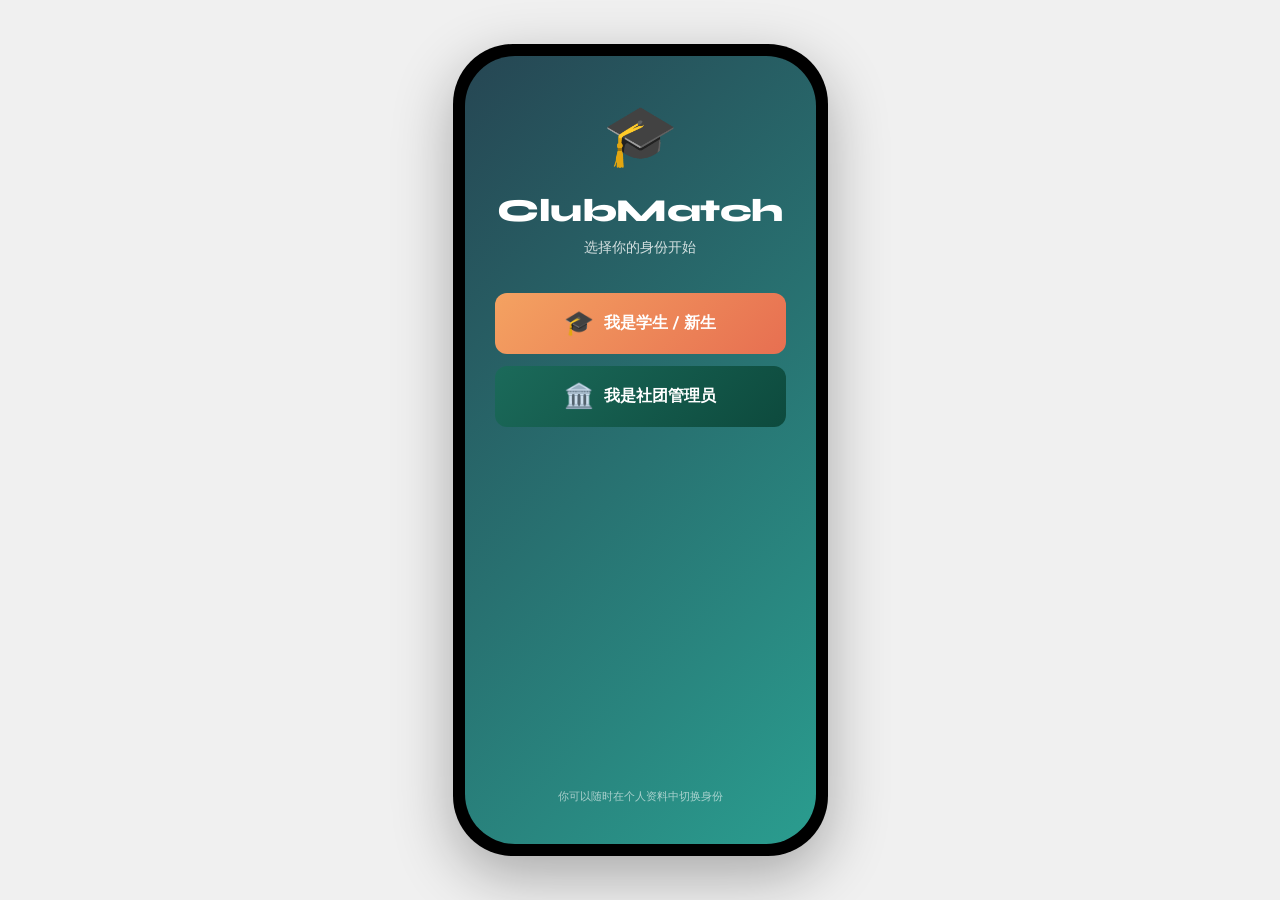
<file: index.html>
<!DOCTYPE html>
<html lang="zh-CN">
<head>
  <meta charset="UTF-8">
  <meta name="viewport" content="width=device-width, initial-scale=1.0">
  <title>ClubMatch — 选择身份</title>
  <link rel="preconnect" href="https://fonts.googleapis.com">
  <link href="https://fonts.googleapis.com/css2?family=Syne:wght@400;600;700;800&family=DM+Sans:ital,opsz,wght@0,9..40,300;0,9..40,400;0,9..40,500;0,9..40,600;1,9..40,300&display=swap" rel="stylesheet">
  <style>
    :root {
      --dark:#264653; --teal:#2A9D8F; --gold:#E9C46A;
      --peach:#F4A261; --coral:#E76F51; --white:#FFFFFF; 
      --off:#FAFAF8;  --text:#1A2E35;
    }
    
    * {
      margin: 0;
      padding: 0;
      box-sizing: border-box;
    }
    
    body {
      font-family: 'DM Sans', sans-serif;
      background: #f0f0f0;
      height: 100vh;
      display: flex;
      align-items: center;
      justify-content: center;
      overflow: hidden;
    }
    
    /* 手机外壳 */
    .phone-frame {
      width: 375px;
      height: 812px;
      background: #000;
      border-radius: 60px;
      padding: 12px;
      box-shadow: 0 20px 60px rgba(0,0,0,0.3);
      position: relative;
      display: flex;
      flex-direction: column;
    }
    
    /* 手机屏幕内容区 */
    .screen {
      width: 100%;
      height: 100%;
      background: linear-gradient(135deg, #264653 0%, #2A9D8F 100%);
      border-radius: 50px;
      overflow: hidden;
      display: flex;
      flex-direction: column;
      position: relative;
    }
    
    /* 主容器 */
    .container {
      flex: 1;
      display: flex;
      flex-direction: column;
      align-items: center;
      justify-content: center;
      color: white;
      padding: 40px 30px;
      text-align: center;
    }
    
    .logo {
      font-size: 60px;
      margin-bottom: 16px;
    }
    
    h1 {
      font-family: 'Syne', sans-serif;
      font-size: 32px;
      font-weight: 800;
      margin-bottom: 8px;
      letter-spacing: -0.5px;
    }
    
    .subtitle {
      font-size: 14px;
      color: rgba(255,255,255,0.8);
      margin-bottom: 36px;
    }
    
    .role-selector {
      display: flex;
      flex-direction: column;
      gap: 12px;
      width: 100%;
      margin-bottom: 20px;
    }
    
    .role-btn {
      padding: 16px;
      border: none;
      border-radius: 12px;
      font-family: 'Syne', sans-serif;
      font-size: 16px;
      font-weight: 700;
      cursor: pointer;
      transition: all 0.2s ease;
      display: flex;
      align-items: center;
      justify-content: center;
      gap: 10px;
      min-height: 56px;
    }
    
    .role-btn:hover {
      transform: scale(1.02);
      opacity: 0.9;
    }
    
    .role-btn:active {
      transform: scale(0.98);
    }
    
    .student-btn {
      background: linear-gradient(135deg, #F4A261, #E76F51);
      color: white;
    }
    
    .manager-btn {
      background: linear-gradient(135deg, #1B6A5A, #0d4a3d);
      color: white;
    }
    
    .emoji {
      font-size: 24px;
    }
    
    .footer {
      font-size: 11px;
      color: rgba(255,255,255,0.6);
      margin-top: auto;
    }
  </style>
</head>
<body>
  <!-- 手机外壳 -->
  <div class="phone-frame">
    <div class="screen">
      <!-- 主内容 -->
      <div class="container">
        <div class="logo">🎓</div>
        <h1>ClubMatch</h1>
        <p class="subtitle">选择你的身份开始</p>
        
        <div class="role-selector">
          <button class="role-btn student-btn" onclick="window.location.href='clubmatch-student.html'">
            <span class="emoji">🎓</span>
            <span>我是学生 / 新生</span>
          </button>
          <button class="role-btn manager-btn" onclick="window.location.href='clubmatch-manager.html'">
            <span class="emoji">🏛️</span>
            <span>我是社团管理员</span>
          </button>
        </div>
        
        <p class="footer">你可以随时在个人资料中切换身份</p>
      </div>
    </div>
  </div>
</body>
</html>
</file>
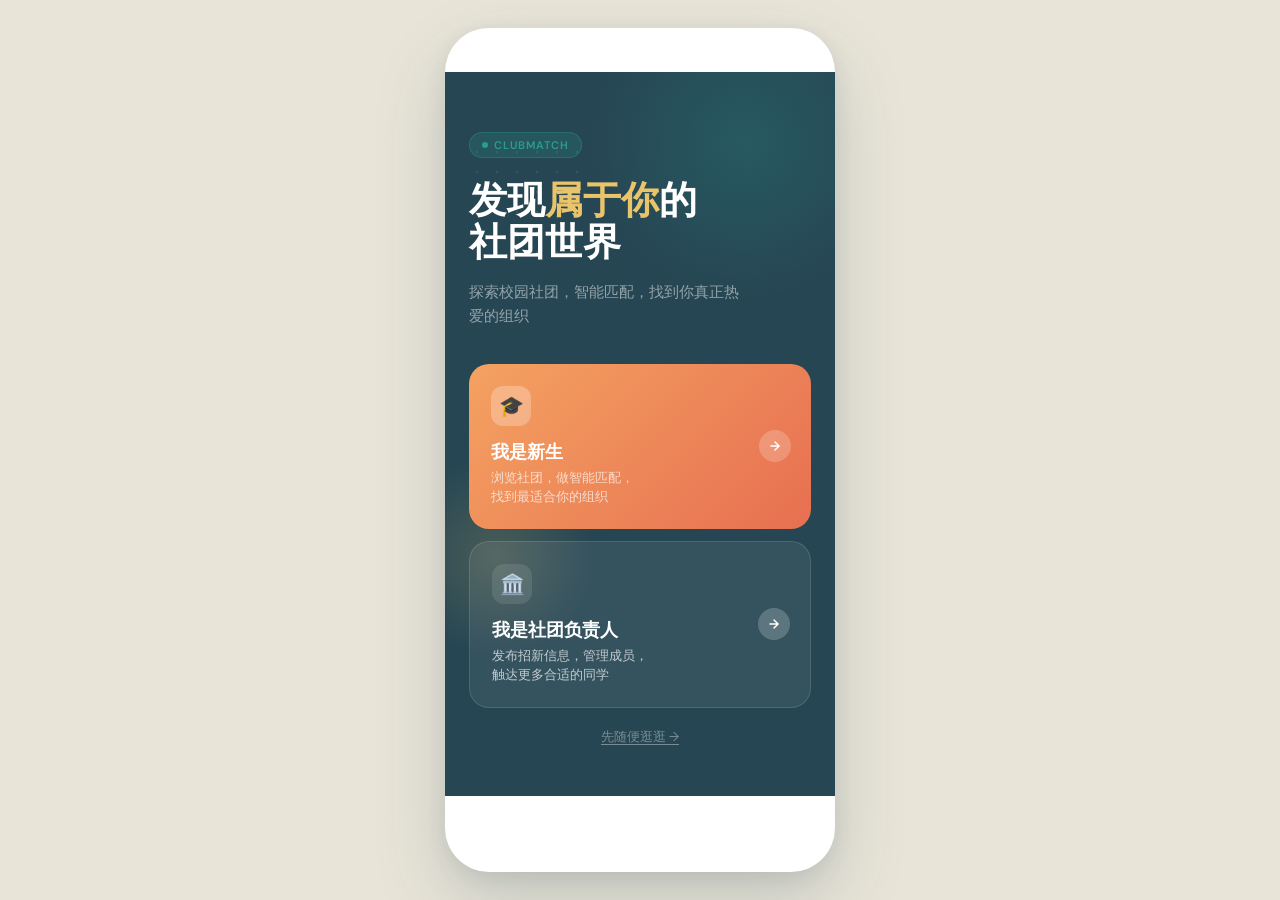
<file: clubmatch-full.html>
<!DOCTYPE html>
<html lang="zh-CN">
<head>
<meta charset="UTF-8">
<meta name="viewport" content="width=device-width, initial-scale=1.0">
<title>ClubMatch — 完整原型</title>
<link rel="preconnect" href="https://fonts.googleapis.com">
<link href="https://fonts.googleapis.com/css2?family=Syne:wght@400;600;700;800&family=DM+Sans:ital,opsz,wght@0,9..40,300;0,9..40,400;0,9..40,500;0,9..40,600;1,9..40,300&display=swap" rel="stylesheet">
<style>
/* ═══════════════════════════════════
   TOKENS & RESET
═══════════════════════════════════ */
:root {
  --dark:#264653; --teal:#2A9D8F; --gold:#E9C46A;
  --peach:#F4A261; --coral:#E76F51;
  --white:#FFFFFF; --off:#FAFAF8; --light:#F2F0EB;
  --mid:#C8C4B8; --text:#1A2E35; --text2:#4A5E65; --text3:#8A9DA5;
  --nav-h:76px; --status-h:44px;
  --phone-w:390px; --phone-h:844px;
  --radius:20px;
  --shadow:0 32px 72px rgba(38,70,83,.18),0 6px 20px rgba(38,70,83,.10);
  
  /* Student theme colors */
  --primary-gradient: linear-gradient(135deg,var(--peach),var(--coral));
  --secondary-bg: rgba(244,162,97,.15);
  --theme-accent: var(--coral);
  
  /* Admin theme colors (store for potential use) */
  --admin-primary: var(--teal);
  --admin-gradient: linear-gradient(135deg,var(--teal),#22857a);
  --admin-secondary-bg: rgba(42,157,143,.12);
}
*{margin:0;padding:0;box-sizing:border-box;-webkit-tap-highlight-color:transparent}
html,body{width:100%;height:100%;font-family:'DM Sans',sans-serif;background:#E8E4D8;overflow:hidden}

/* ═══════════════════════════════════
   OUTER SHELL — single phone centered
═══════════════════════════════════ */
#shell {
  width:100%; height:100%;
  display:flex; align-items:center; justify-content:center;
}
#phone {
  width:var(--phone-w); height:var(--phone-h);
  background:var(--white); border-radius:44px;
  overflow:hidden; position:relative;
  box-shadow:var(--shadow);
  flex-shrink:0;
}

/* ── status bar ── */
#statusbar {
  position:absolute; top:0; left:0; right:0;
  height:var(--status-h); z-index:200;
  display:flex; align-items:center; justify-content:space-between;
  padding:0 22px;
  transition: background .3s, color .3s;
}
#statusbar .time{font-weight:600;font-size:15px}
#statusbar .icons{display:flex;gap:5px;align-items:center}
#statusbar .icons svg{width:16px;height:16px}
.sb-light{background:var(--white);color:var(--text)}
.sb-dark {background:transparent;color:var(--white)}
.sb-dark .icons svg{fill:white;stroke:white}
.sb-light .icons svg{fill:var(--text);stroke:var(--text)}

/* ── bottom nav ── */
#bottomnav {
  position:absolute; bottom:0; left:0; right:0;
  height:var(--nav-h); z-index:200;
  background:rgba(255,255,255,.95);
  backdrop-filter:blur(16px);
  border-top:1px solid rgba(38,70,83,.07);
  display:flex; align-items:flex-start; padding-top:8px;
}
.nv{flex:1;display:flex;flex-direction:column;align-items:center;gap:3px;cursor:pointer;padding-top:2px}
.nv-ic{width:24px;height:24px;display:flex;align-items:center;justify-content:center}
.nv-ic svg{width:22px;height:22px;fill:none;stroke:var(--mid);stroke-width:1.8;stroke-linecap:round;stroke-linejoin:round;transition:.2s}
.nv-lb{font-size:10px;font-weight:500;color:var(--text3);letter-spacing:.02em;transition:.2s}
.nv.active .nv-ic svg{stroke:var(--coral)}
.nv.active .nv-lb{color:var(--coral);font-weight:600}

/* ── screen container ── */
#screens {
  position:absolute;
  top:var(--status-h); left:0; right:0;
  bottom:var(--nav-h);
  overflow:hidden;
}
.screen {
  position:absolute; inset:0;
  overflow-y:auto; overflow-x:hidden;
  scrollbar-width:none;
  opacity:0; pointer-events:none;
  transform:translateX(30px);
  transition:opacity .25s ease, transform .25s ease;
  background:var(--off);
}
.screen::-webkit-scrollbar{display:none}
.screen.active{opacity:1;pointer-events:all;transform:translateX(0)}
.screen.slide-back{transform:translateX(-30px)}

/* screens that need no bottom nav */
.screen.no-nav ~ #bottomnav{display:none}

/* ═══════════════════════════════════
   SHARED COMPONENTS
═══════════════════════════════════ */
.h1{font-family:'Syne',sans-serif;font-weight:800}
.h2{font-family:'Syne',sans-serif;font-weight:700}
.h3{font-family:'Syne',sans-serif;font-weight:600}

/* back button */
.back-row{display:flex;align-items:center;gap:10px;padding:12px 20px 0}
.back-btn{width:36px;height:36px;border-radius:50%;background:var(--light);display:flex;align-items:center;justify-content:center;cursor:pointer;flex-shrink:0}
.back-btn svg{width:16px;height:16px;stroke:var(--text);fill:none;stroke-width:2.2;stroke-linecap:round}
.page-title{font-family:'Syne',sans-serif;font-size:18px;font-weight:800;color:var(--text)}

/* chips */
.chip-row{display:flex;gap:8px;overflow-x:auto;scrollbar-width:none;padding:0 20px 2px}
.chip-row::-webkit-scrollbar{display:none}
.chip{flex-shrink:0;padding:7px 14px;border-radius:20px;font-size:12px;font-weight:500;cursor:pointer;white-space:nowrap;transition:.15s}
.chip.on{background:var(--coral);color:#fff}
.chip.off{background:var(--white);color:var(--text2);border:1.5px solid rgba(38,70,83,.1)}

/* cards */
.card{background:var(--white);border-radius:var(--radius);overflow:hidden;box-shadow:0 2px 12px rgba(38,70,83,.07)}

/* section */
.sec{padding:20px 20px 0}
.sec-hd{display:flex;align-items:center;justify-content:space-between;margin-bottom:14px}
.sec-title{font-family:'Syne',sans-serif;font-size:16px;font-weight:700;color:var(--text)}
.sec-more{font-size:12px;color:var(--coral);font-weight:500;cursor:pointer}

/* tags */
.tag{display:inline-block;padding:4px 10px;border-radius:9px;font-size:11px;font-weight:500}
.tag-teal{background:rgba(42,157,143,.12);color:var(--teal)}
.tag-peach{background:rgba(244,162,97,.15);color:#c07930}
.tag-coral{background:rgba(231,111,81,.12);color:var(--coral)}
.tag-gold{background:rgba(233,196,106,.2);color:#9a7a1a}
.tag-gray{background:var(--light);color:var(--text2)}
.tag-warm{background:rgba(244,162,97,.18);color:var(--coral)}

/* buttons */
.btn-primary{background:linear-gradient(135deg,var(--peach),var(--coral));color:#fff;border:none;border-radius:14px;font-family:'Syne',sans-serif;font-weight:700;cursor:pointer;text-align:center}
.btn-secondary{background:transparent;border:1.5px solid rgba(38,70,83,.15);border-radius:14px;font-family:'Syne',sans-serif;font-weight:700;color:var(--text2);cursor:pointer;text-align:center}
.btn-teal{background:linear-gradient(135deg,var(--teal),#22857a);color:#fff;border:none;border-radius:14px;font-family:'Syne',sans-serif;font-weight:700;cursor:pointer;text-align:center}

/* cta bar */
.cta-bar{padding:12px 20px;background:var(--white);border-top:1px solid rgba(38,70,83,.07);display:flex;gap:10px}

/* hero dark */
.dark-hero{background:linear-gradient(145deg,var(--dark) 0%,#1B3A44 100%);position:relative;overflow:hidden}
.dark-hero .glow1{position:absolute;right:-30px;top:-30px;width:160px;height:160px;background:radial-gradient(circle,rgba(42,157,143,.25) 0%,transparent 70%);border-radius:50%}
.dark-hero .glow2{position:absolute;left:-20px;bottom:-20px;width:120px;height:120px;background:radial-gradient(circle,rgba(233,196,106,.18) 0%,transparent 70%);border-radius:50%}

/* form fields */
.field{margin-bottom:14px}
.field label{display:block;font-size:12px;font-weight:600;color:var(--text2);margin-bottom:5px;text-transform:uppercase;letter-spacing:.05em}
.field input,.field textarea,.field select{width:100%;padding:12px 14px;border-radius:13px;border:1.5px solid rgba(38,70,83,.12);background:var(--off);font-family:'DM Sans',sans-serif;font-size:14px;color:var(--text);outline:none}
.field textarea{resize:none;min-height:80px}

/* recruit card */
.recruit-card{background:var(--white);border-radius:16px;padding:14px 16px;margin-bottom:10px;display:flex;gap:12px;align-items:flex-start;box-shadow:0 2px 10px rgba(38,70,83,.06);cursor:pointer}
.recruit-emoji{width:44px;height:44px;border-radius:12px;display:flex;align-items:center;justify-content:center;font-size:22px;flex-shrink:0}
.recruit-org{font-size:11px;color:var(--text3);font-weight:500;margin-bottom:2px}
.recruit-title{font-family:'Syne',sans-serif;font-size:14px;font-weight:700;color:var(--text);margin-bottom:5px}
.recruit-meta{display:flex;gap:10px;align-items:center;flex-wrap:wrap}
.recruit-deadline{font-size:11px;color:var(--coral);font-weight:600}
.recruit-dept{font-size:11px;color:var(--text3)}

/* ── scroll padding ── */
.pb-nav{height:20px}

/* ── toast ── */
#toast{position:absolute;bottom:calc(var(--nav-h)+16px);left:50%;transform:translateX(-50%) translateY(16px);background:var(--dark);color:#fff;padding:10px 20px;border-radius:20px;font-size:13px;font-weight:500;white-space:nowrap;z-index:999;opacity:0;transition:.25s ease;pointer-events:none}
#toast.show{opacity:1;transform:translateX(-50%) translateY(0)}

/* ── page transition overlay ── */
#overlay{position:absolute;inset:0;background:rgba(255,255,255,0);z-index:500;pointer-events:none;transition:background .15s}

/* ═══════════════════════════════════
   A — WELCOME
═══════════════════════════════════ */
#s-welcome{background:var(--dark)}
.wlc-shapes{position:absolute;inset:0;overflow:hidden;pointer-events:none}
.wlc-c1{position:absolute;width:320px;height:320px;background:radial-gradient(circle,rgba(42,157,143,.22) 0%,transparent 70%);top:-90px;right:-70px;border-radius:50%}
.wlc-c2{position:absolute;width:200px;height:200px;background:radial-gradient(circle,rgba(233,196,106,.18) 0%,transparent 70%);bottom:140px;left:-50px;border-radius:50%}
.wlc-dots{position:absolute;top:70px;left:22px;opacity:.12;background-image:radial-gradient(circle,#E9C46A 1.5px,transparent 1.5px);background-size:20px 20px;width:120px;height:120px}
.wlc-inner{position:relative;z-index:1;padding:60px 24px 0}
.wlc-badge{display:inline-flex;align-items:center;gap:6px;background:rgba(42,157,143,.2);border:1px solid rgba(42,157,143,.35);border-radius:20px;padding:5px 12px;font-size:11px;font-weight:600;color:var(--teal);letter-spacing:.08em;text-transform:uppercase;margin-bottom:22px}
.wlc-dot{width:6px;height:6px;background:var(--teal);border-radius:50%;animation:pulse 2s ease-in-out infinite}
@keyframes pulse{0%,100%{opacity:1;transform:scale(1)}50%{opacity:.5;transform:scale(.7)}}
.wlc-h{font-family:'Syne',sans-serif;font-size:38px;font-weight:800;line-height:1.1;color:#fff;margin-bottom:16px}
.wlc-h .acc{color:var(--gold)}
.wlc-sub{font-size:15px;font-weight:300;color:rgba(255,255,255,.5);line-height:1.6;max-width:280px;margin-bottom:36px}
.role-cards{display:flex;flex-direction:column;gap:12px;padding:0 24px}
.role-card{border-radius:20px;padding:22px;cursor:pointer;position:relative;overflow:hidden;transition:transform .2s}
.role-card:active{transform:scale(.97)}
.role-card.fresh{background:linear-gradient(135deg,var(--peach) 0%,var(--coral) 100%)}
.role-card.club{background:rgba(255,255,255,.07);border:1.5px solid rgba(255,255,255,.12)}
.role-icon{width:40px;height:40px;border-radius:12px;background:rgba(255,255,255,.25);display:flex;align-items:center;justify-content:center;font-size:20px;margin-bottom:14px}
.role-card.club .role-icon{background:rgba(255,255,255,.1)}
.role-title{font-family:'Syne',sans-serif;font-size:18px;font-weight:700;color:#fff;margin-bottom:4px}
.role-desc{font-size:13px;font-weight:300;color:rgba(255,255,255,.7);line-height:1.5}
.role-arr{position:absolute;right:20px;top:50%;transform:translateY(-50%);width:32px;height:32px;background:rgba(255,255,255,.2);border-radius:50%;display:flex;align-items:center;justify-content:center}
.role-arr svg{width:14px;height:14px;stroke:#fff;fill:none;stroke-width:2.5;stroke-linecap:round}
.wlc-guest{text-align:center;font-size:13px;color:rgba(255,255,255,.38);cursor:pointer;text-decoration:underline;text-underline-offset:3px;padding:20px 0 30px;position:relative;z-index:1}

/* ═══════════════════════════════════
   B1 — EXPLORE
═══════════════════════════════════ */
#s-explore{background:var(--off)}
.exp-header{background:var(--white);padding:14px 20px 18px;border-bottom:1px solid rgba(38,70,83,.06)}
.exp-toprow{display:flex;align-items:center;justify-content:space-between;margin-bottom:14px}
.exp-greet{font-size:13px;color:var(--text3);margin-bottom:2px}
.exp-title{font-family:'Syne',sans-serif;font-size:22px;font-weight:800;color:var(--text)}
.exp-avatar{width:38px;height:38px;border-radius:50%;background:linear-gradient(135deg,var(--peach),var(--coral));display:flex;align-items:center;justify-content:center;font-size:16px;cursor:pointer}
.search-bar{display:flex;align-items:center;gap:10px;background:var(--light);border-radius:13px;padding:10px 14px;cursor:pointer}
.search-bar svg{width:17px;height:17px;stroke:var(--text3);fill:none;stroke-width:2;stroke-linecap:round;flex-shrink:0}
.search-bar span{font-size:14px;color:var(--text3);font-weight:300}
.match-banner{margin:14px 20px;background:linear-gradient(135deg,var(--dark) 0%,#1e3a44 100%);border-radius:20px;padding:18px 20px;display:flex;align-items:center;justify-content:space-between;overflow:hidden;position:relative;cursor:pointer}
.match-banner::before{content:'';position:absolute;right:-20px;top:-20px;width:100px;height:100px;background:radial-gradient(circle,rgba(42,157,143,.3) 0%,transparent 70%);border-radius:50%}
.mbanner-lbl{font-size:11px;font-weight:600;letter-spacing:.1em;text-transform:uppercase;color:var(--teal);margin-bottom:4px}
.mbanner-ttl{font-family:'Syne',sans-serif;font-size:15px;font-weight:700;color:#fff;line-height:1.3;max-width:170px}
.mbanner-btn{background:var(--gold);color:var(--dark);font-family:'Syne',sans-serif;font-size:12px;font-weight:700;padding:9px 14px;border-radius:18px;white-space:nowrap;cursor:pointer;position:relative;z-index:1;flex-shrink:0}

/* horizontal club cards */
.hscroll{display:flex;gap:12px;overflow-x:auto;scrollbar-width:none;padding:0 20px 12px 20px}
.hscroll::-webkit-scrollbar{display:none}
.club-card-h{flex-shrink:0;width:148px;background:var(--white);border-radius:16px;overflow:hidden;box-shadow:0 2px 12px rgba(38,70,83,.07);cursor:pointer;transition:opacity .2s ease}
.club-card-h.hidden{display:none}
.recruit-card.hidden{display:none}
.act-card.hidden{display:none}
.hidden{display:none}
.cch-img{height:88px;display:flex;align-items:center;justify-content:center;font-size:30px}
.cch-body{padding:10px 12px 12px}
.cch-name{font-family:'Syne',sans-serif;font-size:13px;font-weight:700;color:var(--text);margin-bottom:3px}
.cch-desc{font-size:11px;color:var(--text3);line-height:1.4;margin-bottom:7px}
.cch-tags{display:flex;gap:4px;flex-wrap:wrap}
.mini-tag{font-size:10px;padding:2px 7px;border-radius:8px;background:var(--light);color:var(--text2);font-weight:500}
.mini-warm{background:rgba(244,162,97,.15);color:var(--coral)}

/* activity cards */
.act-card{background:var(--white);border-radius:16px;overflow:hidden;margin-bottom:10px;box-shadow:0 2px 10px rgba(38,70,83,.06);cursor:pointer}
.act-cover{height:110px;display:flex;align-items:center;justify-content:center;font-size:40px;position:relative}
.act-cover-badge{position:absolute;top:10px;left:10px;background:rgba(38,70,83,.7);color:#fff;font-size:10px;font-weight:600;padding:3px 8px;border-radius:8px;letter-spacing:.04em}
.act-body{padding:12px 14px}
.act-org{font-size:11px;color:var(--text3);margin-bottom:2px}
.act-title{font-family:'Syne',sans-serif;font-size:14px;font-weight:700;color:var(--text);margin-bottom:6px}
.act-meta{display:flex;gap:8px;flex-wrap:wrap}
.act-meta span{font-size:11px;color:var(--text2)}

/* ═══════════════════════════════════
   B2 — SEARCH
═══════════════════════════════════ */
#s-search{background:var(--off)}
.search-header{background:var(--white);padding:14px 0 0;border-bottom:1px solid rgba(38,70,83,.06)}
.search-input-row{display:flex;align-items:center;gap:10px;padding:14px 20px 10px}
.search-input-wrap{flex:1;display:flex;align-items:center;gap:9px;background:var(--light);border-radius:13px;padding:10px 14px}
.search-input-wrap svg{width:16px;height:16px;stroke:var(--text3);fill:none;stroke-width:2;stroke-linecap:round;flex-shrink:0}
.search-input-wrap input{border:none;background:transparent;font-family:'DM Sans',sans-serif;font-size:14px;color:var(--text);outline:none;width:100%}
.search-cancel{font-size:14px;color:var(--coral);font-weight:500;cursor:pointer;white-space:nowrap}
.filter-row{display:flex;gap:8px;overflow-x:auto;scrollbar-width:none;padding:12px 20px 0}
.filter-row::-webkit-scrollbar{display:none}
.filter-pill{flex-shrink:0;padding:6px 12px;border-radius:20px;font-size:12px;font-weight:500;cursor:pointer;background:var(--white);color:var(--text2);border:1.5px solid rgba(38,70,83,.1)}
.filter-pill.on{background:var(--dark);color:#fff;border-color:var(--dark)}
.result-tabs{display:flex;gap:0;border-bottom:1px solid rgba(38,70,83,.07);background:var(--white);padding:0 20px;margin-bottom:0}
.rtab{flex:1;text-align:center;padding:11px 0;font-size:12px;font-weight:600;color:var(--text3);cursor:pointer;position:relative}
.rtab.on{color:var(--coral)}
.rtab.on::after{content:'';position:absolute;bottom:0;left:20%;right:20%;height:2px;background:var(--coral);border-radius:2px 2px 0 0}

/* ═══════════════════════════════════
   B4 — CLUB MAIN PAGE
═══════════════════════════════════ */
#s-club{background:var(--off)}
.club-hero{height:210px;position:relative;display:flex;align-items:flex-end;padding:0 20px 20px;overflow:hidden}
.club-hero-bg{position:absolute;inset:0;background:linear-gradient(145deg,var(--dark) 0%,#1B3A44 100%)}
.club-hero-pattern{position:absolute;inset:0;background-image:radial-gradient(circle,rgba(42,157,143,.1) 1px,transparent 1px);background-size:24px 24px}
.club-hero-emoji{position:absolute;right:24px;top:34px;font-size:76px;opacity:.85}
.hero-top-btns{position:absolute;top:14px;left:16px;right:16px;display:flex;justify-content:space-between;align-items:center}
.hero-back{width:32px;height:32px;background:rgba(255,255,255,.15);border-radius:50%;display:flex;align-items:center;justify-content:center;cursor:pointer}
.hero-back svg{width:15px;height:15px;stroke:#fff;fill:none;stroke-width:2.5;stroke-linecap:round}
.hero-actions{display:flex;gap:8px}
.hero-act{width:32px;height:32px;background:rgba(255,255,255,.15);border-radius:50%;display:flex;align-items:center;justify-content:center;cursor:pointer}
.hero-act svg{width:15px;height:15px;stroke:#fff;fill:none;stroke-width:2;stroke-linecap:round;transition:.3s}
.hero-act.liked svg{stroke:#E76F51;fill:#E76F51}
.club-verified{display:inline-flex;align-items:center;gap:4px;background:rgba(42,157,143,.25);border:1px solid rgba(42,157,143,.4);padding:3px 8px;border-radius:10px;font-size:10px;font-weight:600;color:var(--teal);text-transform:uppercase;letter-spacing:.06em;margin-bottom:6px}
.club-name-lg{font-family:'Syne',sans-serif;font-size:24px;font-weight:800;color:#fff;margin-bottom:2px;position:relative;z-index:1}
.club-slogan{font-size:13px;color:rgba(255,255,255,.55);font-style:italic;position:relative;z-index:1}
.club-stats-row{background:var(--white);display:flex;border-bottom:1px solid rgba(38,70,83,.06)}
.cstat{flex:1;padding:14px 0;text-align:center;border-right:1px solid rgba(38,70,83,.06)}
.cstat:last-child{border-right:none}
.cstat-val{font-family:'Syne',sans-serif;font-size:18px;font-weight:800;color:var(--text);margin-bottom:2px}
.cstat-lb{font-size:10px;color:var(--text3);font-weight:500}
.match-bar{margin:14px 20px;background:linear-gradient(90deg,rgba(233,196,106,.12),rgba(244,162,97,.08));border:1.5px solid rgba(233,196,106,.38);border-radius:14px;padding:12px 16px;display:flex;align-items:center;justify-content:space-between;cursor:pointer}
.match-ring-wrap{display:flex;align-items:center;gap:10px}
.match-ring{width:44px;height:44px;border-radius:50%;background:conic-gradient(var(--gold) 0% 87%,var(--light) 87% 100%);display:flex;align-items:center;justify-content:center;position:relative}
.match-ring::after{content:'';position:absolute;width:32px;height:32px;background:#fff;border-radius:50%}
.match-ring-v{font-family:'Syne',sans-serif;font-size:12px;font-weight:800;color:var(--text);position:relative;z-index:1}
.match-desc-t{font-family:'Syne',sans-serif;font-size:13px;font-weight:700;color:var(--text);margin-bottom:2px}
.match-desc-s{font-size:11px;color:var(--text2)}
.match-why{font-size:12px;font-weight:600;color:var(--coral);cursor:pointer}
.club-tabs{display:flex;background:var(--white);border-bottom:1px solid rgba(38,70,83,.07);padding:0 20px}
.ctab{flex:1;text-align:center;padding:12px 0;font-size:12px;font-weight:600;color:var(--text3);cursor:pointer;position:relative;letter-spacing:.02em}
.ctab.on{color:var(--coral)}
.ctab.on::after{content:'';position:absolute;bottom:0;left:20%;right:20%;height:2px;background:var(--coral);border-radius:2px 2px 0 0}
.ctab-content{animation:.2s ease-in fadeIn}
@keyframes fadeIn{from{opacity:0}to{opacity:1}}
.qa-answer{max-height:0;overflow:hidden;transition:.3s ease}
.info-block{padding:16px 20px;background:var(--white);margin-bottom:8px}
.ib-title{font-family:'Syne',sans-serif;font-size:12px;font-weight:700;color:var(--text);margin-bottom:10px;text-transform:uppercase;letter-spacing:.07em}
.info-grid{display:grid;grid-template-columns:1fr 1fr;gap:10px}
.ig-item{flex:1}
.ig-lb{font-size:10px;color:var(--text3);font-weight:600;text-transform:uppercase;letter-spacing:.06em;margin-bottom:2px}
.ig-val{font-size:13px;color:var(--text)}
.tag-grid{display:flex;gap:6px;flex-wrap:wrap}
.body-text{font-size:13px;color:var(--text2);line-height:1.7}

/* ═══════════════════════════════════
   B5 — ACTIVITY DETAIL
═══════════════════════════════════ */
#s-activity{background:var(--off)}
.act-hero{height:180px;display:flex;align-items:center;justify-content:center;font-size:64px;position:relative}
.act-hero-bg{position:absolute;inset:0}
.act-hero-back{position:absolute;top:14px;left:16px;width:32px;height:32px;background:rgba(0,0,0,.25);border-radius:50%;display:flex;align-items:center;justify-content:center;cursor:pointer}
.act-hero-back svg{width:15px;height:15px;stroke:#fff;fill:none;stroke-width:2.5;stroke-linecap:round}

/* ═══════════════════════════════════
   B6 — RECRUIT DETAIL
═══════════════════════════════════ */
#s-recruit{background:var(--off)}

/* ═══════════════════════════════════
   B7 — APPLY
═══════════════════════════════════ */
#s-apply{background:var(--off)}
.apply-head{background:var(--white);padding:14px 20px 18px;border-bottom:1px solid rgba(38,70,83,.06)}
.apply-target{display:flex;align-items:center;gap:12px;background:var(--light);border-radius:14px;padding:12px 14px}
.apply-target-emoji{font-size:26px}
.apply-target-name{font-family:'Syne',sans-serif;font-size:15px;font-weight:700;color:var(--text);margin-bottom:2px}
.apply-target-sub{font-size:12px;color:var(--text3)}

/* ═══════════════════════════════════
   C1 — MATCH GUIDE
═══════════════════════════════════ */
#s-match-guide{background:var(--white)}
.mg-hero{padding:40px 24px 32px;background:linear-gradient(160deg,var(--dark) 0%,#1B3A44 100%);position:relative;overflow:hidden}
.mg-hero .glow1{position:absolute;right:-30px;top:-30px;width:160px;height:160px;background:radial-gradient(circle,rgba(42,157,143,.25) 0%,transparent 70%);border-radius:50%}
.mg-hero .glow2{position:absolute;left:0;bottom:-30px;width:120px;height:120px;background:radial-gradient(circle,rgba(233,196,106,.2) 0%,transparent 70%);border-radius:50%}
.mg-back{width:32px;height:32px;background:rgba(255,255,255,.12);border-radius:50%;display:flex;align-items:center;justify-content:center;cursor:pointer;margin-bottom:20px;position:relative;z-index:1}
.mg-back svg{width:15px;height:15px;stroke:#fff;fill:none;stroke-width:2.5;stroke-linecap:round}
.mg-badge{display:inline-flex;align-items:center;gap:6px;background:rgba(233,196,106,.2);border:1px solid rgba(233,196,106,.3);border-radius:20px;padding:5px 12px;font-size:11px;font-weight:600;color:var(--gold);letter-spacing:.08em;text-transform:uppercase;margin-bottom:14px;position:relative;z-index:1}
.mg-h{font-family:'Syne',sans-serif;font-size:28px;font-weight:800;color:#fff;line-height:1.2;margin-bottom:10px;position:relative;z-index:1}
.mg-sub{font-size:14px;color:rgba(255,255,255,.55);line-height:1.6;position:relative;z-index:1}
.sample-tags{padding:24px 20px 0;display:flex;flex-wrap:wrap;gap:8px}
.sample-tag{padding:7px 14px;border-radius:20px;font-size:12px;font-weight:500}
.st1{background:rgba(42,157,143,.12);color:var(--teal)}
.st2{background:rgba(244,162,97,.15);color:var(--peach)}
.st3{background:rgba(231,111,81,.12);color:var(--coral)}
.st4{background:rgba(233,196,106,.2);color:#9a7a1a}
.st5{background:rgba(38,70,83,.08);color:var(--dark)}
.mg-start-area{padding:28px 20px 20px}
.mg-cta{width:100%;padding:16px;border-radius:16px;background:linear-gradient(135deg,var(--gold),var(--peach));border:none;font-family:'Syne',sans-serif;font-size:16px;font-weight:800;color:var(--dark);cursor:pointer;letter-spacing:.02em}

/* ═══════════════════════════════════
   C2 — MATCH QUIZ
═══════════════════════════════════ */
#s-match-quiz{background:var(--white)}
.mq-header{padding:16px 20px 14px;border-bottom:1px solid rgba(38,70,83,.07)}
.mq-top{display:flex;align-items:center;gap:10px;margin-bottom:14px}
.mq-back{width:36px;height:36px;border-radius:50%;background:var(--light);display:flex;align-items:center;justify-content:center;cursor:pointer}
.mq-back svg{width:16px;height:16px;stroke:var(--text);fill:none;stroke-width:2.2;stroke-linecap:round}
.mq-title{font-family:'Syne',sans-serif;font-size:18px;font-weight:800;color:var(--text);flex:1}
.mq-step{font-size:12px;color:var(--text3);font-weight:500}
.progress-track{height:4px;background:var(--light);border-radius:2px;overflow:hidden}
.progress-fill{height:100%;background:linear-gradient(90deg,var(--gold),var(--coral));border-radius:2px;transition:width .4s ease}
.mq-body{padding:24px 20px}
.mq-glabel{font-size:11px;font-weight:700;color:var(--teal);letter-spacing:.1em;text-transform:uppercase;margin-bottom:8px}
.mq-question{font-family:'Syne',sans-serif;font-size:20px;font-weight:700;color:var(--text);line-height:1.3;margin-bottom:22px}
.option-list{display:flex;flex-direction:column;gap:10px}
.opt{display:flex;align-items:center;gap:14px;padding:14px 16px;border-radius:14px;border:1.5px solid rgba(38,70,83,.1);cursor:pointer;transition:.15s;background:var(--white)}
.opt.on{border-color:var(--coral);background:rgba(231,111,81,.05)}
.opt-emoji{font-size:22px}
.opt-text{font-size:14px;color:var(--text);flex:1}
.opt-check{width:20px;height:20px;border-radius:50%;border:2px solid var(--mid);flex-shrink:0;display:flex;align-items:center;justify-content:center;transition:.15s}
.opt.on .opt-check{background:var(--coral);border-color:var(--coral)}
.opt.on .opt-check::after{content:'';width:7px;height:5px;border-left:2px solid #fff;border-bottom:2px solid #fff;transform:rotate(-45deg) translateY(-1px);display:block}
.mq-footer{padding:0 20px 16px;display:flex;gap:10px}
.mq-prev{width:48px;height:48px;border-radius:14px;border:1.5px solid rgba(38,70,83,.12);background:transparent;display:flex;align-items:center;justify-content:center;cursor:pointer}
.mq-prev svg{width:18px;height:18px;stroke:var(--text2);fill:none;stroke-width:2.2;stroke-linecap:round}
.mq-next{flex:1;height:48px;border-radius:14px;background:linear-gradient(135deg,var(--gold),var(--peach));border:none;font-family:'Syne',sans-serif;font-size:15px;font-weight:700;color:var(--dark);cursor:pointer;display:flex;align-items:center;justify-content:center;gap:8px}
.mq-next svg{width:16px;height:16px;stroke:var(--dark);fill:none;stroke-width:2.5;stroke-linecap:round}

/* ═══════════════════════════════════
   C3 — MATCH RESULT
═══════════════════════════════════ */
#s-match-result{background:var(--off)}
.mr-hero{background:linear-gradient(145deg,var(--dark) 0%,#1B3A44 100%);padding:18px 20px 24px;position:relative;overflow:hidden}
.mr-hero .glow1{position:absolute;right:-20px;bottom:-20px;width:140px;height:140px;background:radial-gradient(circle,rgba(42,157,143,.2) 0%,transparent 70%);border-radius:50%}
.mr-hero .glow2{position:absolute;left:-10px;top:-10px;width:100px;height:100px;background:radial-gradient(circle,rgba(233,196,106,.15) 0%,transparent 70%);border-radius:50%}
.mr-top{display:flex;align-items:center;gap:10px;margin-bottom:18px;position:relative;z-index:1}
.mr-title{font-family:'Syne',sans-serif;font-size:20px;font-weight:800;color:#fff;flex:1}
.mr-redo{font-size:12px;color:rgba(255,255,255,.45);cursor:pointer;text-decoration:underline;text-underline-offset:3px}
.persona-card{background:rgba(255,255,255,.1);border:1px solid rgba(255,255,255,.15);border-radius:16px;padding:14px 16px;position:relative;z-index:1}
.persona-lb{font-size:10px;font-weight:700;color:rgba(255,255,255,.45);letter-spacing:.1em;text-transform:uppercase;margin-bottom:8px}
.persona-tags{display:flex;gap:6px;flex-wrap:wrap}
.ptag{padding:4px 10px;border-radius:10px;font-size:11px;font-weight:600}
.pt1{background:rgba(233,196,106,.2);color:var(--gold)}
.pt2{background:rgba(42,157,143,.2);color:var(--teal)}
.pt3{background:rgba(244,162,97,.2);color:var(--peach)}
.result-list{padding:14px 20px}
.rl-title{font-family:'Syne',sans-serif;font-size:12px;font-weight:700;color:var(--text3);text-transform:uppercase;letter-spacing:.08em;margin-bottom:12px}
.rc{background:var(--white);border-radius:18px;padding:14px 16px;margin-bottom:10px;box-shadow:0 2px 12px rgba(38,70,83,.07);position:relative;overflow:hidden;cursor:pointer}
.rc::before{content:'';position:absolute;left:0;top:0;bottom:0;width:4px}
.rc.r1::before{background:linear-gradient(180deg,var(--gold),var(--peach))}
.rc.r2::before{background:linear-gradient(180deg,var(--teal),var(--dark))}
.rc.r3::before{background:linear-gradient(180deg,var(--mid),#ddd)}
.rc-top{display:flex;align-items:center;gap:10px;margin-bottom:10px}
.rc-emoji{width:42px;height:42px;border-radius:12px;display:flex;align-items:center;justify-content:center;font-size:22px;flex-shrink:0}
.rc-name{font-family:'Syne',sans-serif;font-size:15px;font-weight:800;color:var(--text);flex:1}
.rc-badge{padding:4px 10px;border-radius:10px;font-family:'Syne',sans-serif;font-size:13px;font-weight:800}
.rcb-high{background:rgba(233,196,106,.2);color:#9a7a1a}
.rcb-mid{background:rgba(42,157,143,.15);color:var(--teal)}
.rcb-low{background:var(--light);color:var(--text2)}
.rc-reason{font-size:12px;color:var(--text2);line-height:1.5;margin-bottom:10px;font-style:italic}
.rc-acts{display:flex;gap:8px}
.rca{flex:1;padding:9px;border-radius:10px;font-family:'Syne',sans-serif;font-size:12px;font-weight:700;text-align:center;cursor:pointer}
.rca.p{background:linear-gradient(135deg,var(--peach),var(--coral));color:#fff;border:none}
.rca.s{background:transparent;border:1.5px solid rgba(38,70,83,.12);color:var(--text2)}

/* ═══════════════════════════════════
   D — MANAGE DASHBOARD
═══════════════════════════════════ */
#s-manage{background:var(--off)}
.manage-hero{background:linear-gradient(135deg,var(--dark),#1B3A44);padding:18px 20px 24px;position:relative;overflow:hidden}
.manage-hero .glow1{position:absolute;right:-20px;top:-20px;width:120px;height:120px;background:radial-gradient(circle,rgba(42,157,143,.25) 0%,transparent 70%);border-radius:50%}
.mgr-badge{display:inline-flex;align-items:center;gap:6px;background:rgba(42,157,143,.2);border:1px solid rgba(42,157,143,.3);border-radius:20px;padding:5px 12px;font-size:11px;font-weight:600;color:var(--teal);letter-spacing:.06em;margin-bottom:10px;position:relative;z-index:1}
.mgr-row{display:flex;align-items:flex-end;justify-content:space-between;position:relative;z-index:1}
.mgr-name{font-family:'Syne',sans-serif;font-size:24px;font-weight:800;color:#fff;margin-bottom:2px}
.mgr-role{font-size:12px;color:rgba(255,255,255,.48)}
.notif-btn{width:36px;height:36px;background:rgba(255,255,255,.1);border-radius:50%;display:flex;align-items:center;justify-content:center;cursor:pointer;position:relative}
.notif-btn svg{width:18px;height:18px;stroke:#fff;fill:none;stroke-width:2;stroke-linecap:round}
.notif-dot2{position:absolute;top:6px;right:6px;width:8px;height:8px;background:var(--coral);border-radius:50%;border:1.5px solid #1B3A44}
.stats-grid{display:grid;grid-template-columns:1fr 1fr;gap:10px;padding:14px 20px}
.stat-card{background:var(--white);border-radius:16px;padding:16px;box-shadow:0 2px 10px rgba(38,70,83,.06);cursor:pointer}
.sc-label{font-size:11px;color:var(--text3);font-weight:500;margin-bottom:6px;text-transform:uppercase;letter-spacing:.06em}
.sc-value{font-family:'Syne',sans-serif;font-size:28px;font-weight:800;color:var(--text);line-height:1;margin-bottom:4px}
.sc-trend{font-size:11px;font-weight:600;display:flex;align-items:center;gap:3px}
.sc-up{color:var(--teal)} .sc-warn{color:var(--coral)}
.qa-grid{display:grid;grid-template-columns:1fr 1fr;gap:10px;padding:0 20px;margin-bottom:16px}
.qa-card{background:var(--white);border-radius:16px;padding:15px;display:flex;align-items:center;gap:11px;box-shadow:0 2px 10px rgba(38,70,83,.06);cursor:pointer;transition:.15s}
.qa-card:active{transform:scale(.97)}
.qa-icon{width:38px;height:38px;border-radius:11px;display:flex;align-items:center;justify-content:center;font-size:18px;flex-shrink:0}
.qi-teal{background:rgba(42,157,143,.12)} .qi-gold{background:rgba(233,196,106,.2)} .qi-coral{background:rgba(231,111,81,.12)} .qi-dark{background:rgba(38,70,83,.08)}
.qa-label{font-family:'Syne',sans-serif;font-size:12px;font-weight:700;color:var(--text);line-height:1.3}
.pending-section{padding:0 20px}
.ps-title{font-family:'Syne',sans-serif;font-size:14px;font-weight:700;color:var(--text);margin-bottom:10px;display:flex;align-items:center;gap:8px}
.ps-count{background:var(--coral);color:#fff;font-size:11px;font-weight:700;padding:2px 7px;border-radius:8px}
.pend-item{background:var(--white);border-radius:14px;padding:13px 15px;margin-bottom:8px;display:flex;align-items:center;gap:11px;box-shadow:0 1px 8px rgba(38,70,83,.06);cursor:pointer}
.pend-dot{width:8px;height:8px;border-radius:50%;flex-shrink:0}
.pend-name{font-size:13px;font-weight:500;color:var(--text);margin-bottom:2px}
.pend-meta{font-size:11px;color:var(--text3)}
.pend-time{font-size:11px;color:var(--text3);white-space:nowrap}

/* ═══════════════════════════════════
   D2 — EDIT CLUB PAGE
═══════════════════════════════════ */
#s-edit-club{background:var(--off)}
.edit-club-preview{margin:14px 20px;background:linear-gradient(135deg,rgba(42,157,143,.1),rgba(38,70,83,.06));border:1.5px dashed rgba(42,157,143,.4);border-radius:16px;padding:14px 16px;display:flex;align-items:center;gap:12px;cursor:pointer}
.ecp-icon{width:40px;height:40px;border-radius:12px;background:var(--teal);display:flex;align-items:center;justify-content:center;font-size:20px}
.ecp-text .ecp-t{font-family:'Syne',sans-serif;font-size:14px;font-weight:700;color:var(--teal);margin-bottom:2px}
.ecp-text .ecp-s{font-size:12px;color:var(--text2)}

/* ═══════════════════════════════════
   D3 — PUBLISH RECRUIT
═══════════════════════════════════ */
#s-publish{background:var(--off)}

/* ═══════════════════════════════════
   D6 — APPLICATIONS
═══════════════════════════════════ */
#s-applications{background:var(--off)}
.app-item{background:var(--white);border-radius:14px;padding:14px 16px;margin-bottom:8px;display:flex;align-items:center;gap:12px;box-shadow:0 1px 8px rgba(38,70,83,.06);cursor:pointer}
.app-avatar{width:40px;height:40px;border-radius:50%;display:flex;align-items:center;justify-content:center;font-size:18px;flex-shrink:0}
.app-name{font-family:'Syne',sans-serif;font-size:14px;font-weight:700;color:var(--text);margin-bottom:2px}
.app-meta{font-size:11px;color:var(--text3)}
.app-status{padding:4px 10px;border-radius:10px;font-size:11px;font-weight:600;white-space:nowrap}
.as-new{background:rgba(231,111,81,.12);color:var(--coral)}
.as-ok{background:rgba(42,157,143,.12);color:var(--teal)}

/* ═══════════════════════════════════
   E1 — MESSAGES
═══════════════════════════════════ */
#s-messages{background:var(--off)}
.msg-item{background:var(--white);border-radius:16px;padding:14px 16px;margin-bottom:8px;display:flex;align-items:center;gap:12px;box-shadow:0 2px 8px rgba(38,70,83,.06);cursor:pointer;position:relative}
.msg-avatar{width:44px;height:44px;border-radius:50%;display:flex;align-items:center;justify-content:center;font-size:22px;flex-shrink:0}
.msg-name{font-family:'Syne',sans-serif;font-size:14px;font-weight:700;color:var(--text);margin-bottom:3px}
.msg-preview{font-size:12px;color:var(--text3);white-space:nowrap;overflow:hidden;text-overflow:ellipsis}
.msg-time{font-size:11px;color:var(--text3);white-space:nowrap;align-self:flex-start;margin-top:2px}
.msg-unread{position:absolute;top:14px;right:14px;width:8px;height:8px;background:var(--coral);border-radius:50%}

/* ── message detail ── */
#s-msg-detail{background:var(--off)}
.msgd-header{background:var(--white);padding:12px 20px 14px;border-bottom:1px solid rgba(38,70,83,.07);display:flex;align-items:center;gap:10px}
.msgd-avatar{width:38px;height:38px;border-radius:50%;display:flex;align-items:center;justify-content:center;font-size:20px;flex-shrink:0}
.msgd-name{font-family:'Syne',sans-serif;font-size:15px;font-weight:700;color:var(--text)}
.msgd-status{font-size:11px;color:var(--teal)}
.msg-bubbles{padding:16px 20px;display:flex;flex-direction:column;gap:10px}
.bubble-row{display:flex;gap:8px}
.bubble-row.me{flex-direction:row-reverse}
.bubble-av{width:30px;height:30px;border-radius:50%;background:var(--light);display:flex;align-items:center;justify-content:center;font-size:14px;flex-shrink:0;align-self:flex-end}
.bubble{max-width:220px;padding:10px 14px;border-radius:18px;font-size:13px;line-height:1.5}
.bubble.them{background:var(--white);color:var(--text);border-radius:4px 18px 18px 18px;box-shadow:0 1px 6px rgba(38,70,83,.08)}
.bubble.me{background:linear-gradient(135deg,var(--peach),var(--coral));color:#fff;border-radius:18px 4px 18px 18px}
.msg-input-bar{padding:10px 16px 12px;background:var(--white);border-top:1px solid rgba(38,70,83,.07);display:flex;gap:10px;align-items:center}
.msg-input{flex:1;background:var(--light);border:none;border-radius:22px;padding:10px 16px;font-family:'DM Sans',sans-serif;font-size:14px;color:var(--text);outline:none}
.msg-send{width:38px;height:38px;background:var(--coral);border-radius:50%;display:flex;align-items:center;justify-content:center;cursor:pointer;flex-shrink:0;border:none}
.msg-send svg{width:16px;height:16px;stroke:#fff;fill:none;stroke-width:2.5;stroke-linecap:round}

/* ═══════════════════════════════════
   E3 — PROFILE (STUDENT)
═══════════════════════════════════ */
#s-profile{background:var(--off)}
.profile-hero{background:linear-gradient(145deg,var(--dark),#1B3A44);padding:24px 20px 28px;position:relative;overflow:hidden}
.ph-glow{position:absolute;right:-20px;top:-20px;width:140px;height:140px;background:radial-gradient(circle,rgba(233,196,106,.2) 0%,transparent 70%);border-radius:50%}
.ph-top{display:flex;align-items:flex-start;justify-content:space-between;position:relative;z-index:1}
.ph-av{width:64px;height:64px;border-radius:50%;background:linear-gradient(135deg,var(--gold),var(--peach));display:flex;align-items:center;justify-content:center;font-size:28px;border:3px solid rgba(255,255,255,.2)}
.ph-settings{width:32px;height:32px;background:rgba(255,255,255,.12);border-radius:50%;display:flex;align-items:center;justify-content:center;cursor:pointer}
.ph-settings svg{width:16px;height:16px;stroke:#fff;fill:none;stroke-width:2;stroke-linecap:round}
.ph-name{font-family:'Syne',sans-serif;font-size:22px;font-weight:800;color:#fff;margin-top:12px;margin-bottom:2px;position:relative;z-index:1}
.ph-bio{font-size:13px;color:rgba(255,255,255,.5);margin-bottom:14px;position:relative;z-index:1}
.ph-tags{display:flex;gap:6px;flex-wrap:wrap;position:relative;z-index:1}
.ph-tag{padding:4px 10px;border-radius:10px;font-size:11px;font-weight:600}
.pht1{background:rgba(233,196,106,.2);color:var(--gold)} .pht2{background:rgba(42,157,143,.2);color:var(--teal)} .pht3{background:rgba(244,162,97,.2);color:var(--peach)}
.profile-tabs{display:flex;background:var(--white);border-bottom:1px solid rgba(38,70,83,.07);padding:0 20px}
.ptab{flex:1;text-align:center;padding:12px 0;font-size:12px;font-weight:600;color:var(--text3);cursor:pointer;position:relative}
.ptab.on{color:var(--coral)}
.ptab.on::after{content:'';position:absolute;bottom:0;left:20%;right:20%;height:2px;background:var(--coral);border-radius:2px 2px 0 0}
.profile-list-item{background:var(--white);border-radius:14px;padding:14px 16px;margin-bottom:8px;display:flex;align-items:center;gap:12px;box-shadow:0 1px 8px rgba(38,70,83,.06);cursor:pointer}
.pli-icon{width:40px;height:40px;border-radius:12px;display:flex;align-items:center;justify-content:center;font-size:20px;flex-shrink:0}
.pli-name{font-family:'Syne',sans-serif;font-size:14px;font-weight:700;color:var(--text);margin-bottom:2px}
.pli-meta{font-size:11px;color:var(--text3)}
.pli-status{padding:4px 9px;border-radius:9px;font-size:11px;font-weight:600}
.ps-pending{background:rgba(233,196,106,.2);color:#9a7a1a}
.ps-done{background:rgba(42,157,143,.12);color:var(--teal)}

/* ═══════════════════════════════════
   APPLY SUCCESS
═══════════════════════════════════ */
#s-apply-success{background:var(--white);display:flex;flex-direction:column;align-items:center;justify-content:center;text-align:center;padding:0 32px}
.success-emoji{font-size:72px;margin-bottom:24px;animation:bounce .6s ease}
@keyframes bounce{0%,100%{transform:translateY(0)}40%{transform:translateY(-16px)}}
.success-h{font-family:'Syne',sans-serif;font-size:26px;font-weight:800;color:var(--text);margin-bottom:12px}
.success-sub{font-size:15px;color:var(--text2);line-height:1.6;margin-bottom:32px}
.success-btns{display:flex;flex-direction:column;gap:10px;width:100%}
.success-btns .btn-primary{padding:15px;font-size:15px;border-radius:16px}
.success-btns .btn-secondary{padding:15px;font-size:15px;border-radius:16px}

/* ═══════════════════════════════════
   SETTINGS PAGE
═══════════════════════════════════ */
#s-settings{background:var(--off)}
.settings-item{background:var(--white);padding:14px 20px;display:flex;align-items:center;justify-content:space-between;cursor:pointer;border-bottom:1px solid rgba(38,70,83,.05)}
.si-left{display:flex;align-items:center;gap:12px}
.si-icon{width:36px;height:36px;border-radius:10px;display:flex;align-items:center;justify-content:center;font-size:18px}
.si-title{font-size:14px;font-weight:500;color:var(--text)}
.si-sub{font-size:12px;color:var(--text3);margin-top:1px}
.si-arrow svg{width:16px;height:16px;stroke:var(--mid);fill:none;stroke-width:2;stroke-linecap:round}
.settings-section-title{padding:18px 20px 8px;font-size:11px;font-weight:700;color:var(--text3);text-transform:uppercase;letter-spacing:.08em}

/* ═══════════════════════════════════
   DATA STATS PAGE
═══════════════════════════════════ */
#s-stats{background:var(--off)}
.chart-card{background:var(--white);border-radius:16px;margin:0 20px 12px;padding:16px;box-shadow:0 2px 10px rgba(38,70,83,.06)}
.chart-title{font-family:'Syne',sans-serif;font-size:14px;font-weight:700;color:var(--text);margin-bottom:14px}
.bar-chart{display:flex;align-items:flex-end;gap:8px;height:80px}
.bar-wrap{display:flex;flex-direction:column;align-items:center;gap:4px;flex:1}
.bar{border-radius:6px 6px 0 0;width:100%;transition:height .4s ease}
.bar-lb{font-size:9px;color:var(--text3);white-space:nowrap}

/* ═══════════════════════════════════
   FAQ PAGE
═══════════════════════════════════ */
#s-faq{background:var(--off)}
.faq-item{background:var(--white);border-radius:14px;padding:14px 16px;margin-bottom:8px;box-shadow:0 1px 8px rgba(38,70,83,.06);cursor:pointer}
.faq-q{font-family:'Syne',sans-serif;font-size:14px;font-weight:700;color:var(--text);margin-bottom:6px;display:flex;justify-content:space-between}
.faq-a{font-size:13px;color:var(--text2);line-height:1.6;display:none}
.faq-item.open .faq-a{display:block}
.faq-item.open .faq-q span{color:var(--coral)}
</style>
</head>
<body>
<div id="shell">
<div id="phone">

  <!-- STATUS BAR -->
  <div id="statusbar" class="sb-light">
    <span class="time">9:41</span>
    <div class="icons">
      <svg viewBox="0 0 24 24"><path d="M1 9l2 2c4.97-4.97 13.03-4.97 18 0l2-2C16.93 2.93 7.08 2.93 1 9zm8 8l3 3 3-3c-1.65-1.66-4.34-1.66-6 0zm-4-4l2 2c2.76-2.76 7.24-2.76 10 0l2-2C15.14 9.14 8.87 9.14 5 13z"/></svg>
      <svg viewBox="0 0 24 24"><rect x="2" y="7" width="20" height="11" rx="2"/><path d="M22 11V13" stroke-width="2"/></svg>
    </div>
  </div>

  <!-- SCREENS -->
  <div id="screens">

  <!-- ════════════════════════════
       A — WELCOME
  ════════════════════════════ -->
  <div class="screen active" id="s-welcome" data-sb="dark">
    <div class="wlc-shapes"><div class="wlc-c1"></div><div class="wlc-c2"></div><div class="wlc-dots"></div></div>
    <div class="wlc-inner">
      <div class="wlc-badge"><div class="wlc-dot"></div>ClubMatch</div>
      <div class="wlc-h">发现<span class="acc">属于你</span>的<br>社团世界</div>
      <div class="wlc-sub">探索校园社团，智能匹配，找到你真正热爱的组织</div>
    </div>
    <div class="role-cards">
      <div class="role-card fresh" onclick="go('s-explore')">
        <div class="role-icon">🎓</div>
        <div class="role-title">我是新生</div>
        <div class="role-desc">浏览社团，做智能匹配，<br>找到最适合你的组织</div>
        <div class="role-arr"><svg viewBox="0 0 24 24"><path d="M5 12h14M12 5l7 7-7 7"/></svg></div>
      </div>
      <div class="role-card club" onclick="go('s-manage')">
        <div class="role-icon">🏛️</div>
        <div class="role-title">我是社团负责人</div>
        <div class="role-desc">发布招新信息，管理成员，<br>触达更多合适的同学</div>
        <div class="role-arr"><svg viewBox="0 0 24 24"><path d="M5 12h14M12 5l7 7-7 7"/></svg></div>
      </div>
    </div>
    <div class="wlc-guest" onclick="go('s-explore')">先随便逛逛 →</div>
  </div>

  <!-- ════════════════════════════
       B1 — EXPLORE
  ════════════════════════════ -->
  <div class="screen" id="s-explore" data-sb="light">
    <div class="exp-header">
      <div class="exp-toprow">
        <div><div class="exp-greet">下午好，小林同学 👋</div><div class="exp-title">发现社团</div></div>
        <div class="exp-avatar" onclick="go('s-profile')">😊</div>
      </div>
      <div class="search-bar" onclick="go('s-search')">
        <svg viewBox="0 0 24 24"><circle cx="11" cy="11" r="8"/><path d="m21 21-4.35-4.35"/></svg>
        <span>搜索社团、活动、招新…</span>
      </div>
    </div>

    <div class="match-banner" onclick="go('s-match-guide')">
      <div class="match-banner::before"></div>
      <div><div class="mbanner-lbl">✨ AI 智能匹配</div><div class="mbanner-ttl">还不确定加入哪个？让我们帮你找</div></div>
      <div class="mbanner-btn">开始匹配</div>
    </div>

    <div class="chip-row" style="margin-bottom:14px" id="category-filter">
      <div class="chip on" onclick="filterByCategory(null, this)">全部</div>
    </div>

    <div class="sec">
      <div class="sec-hd"><div class="sec-title">🔥 热门社团</div><div class="sec-more" onclick="expandAllClubs()">查看全部</div></div>
      <div class="hscroll" id="clubs-container"></div>
      <div style="padding:14px 20px;display:none" id="all-clubs-list"></div>
    </div>

    <div class="sec" style="margin-top:18px">
      <div class="sec-hd"><div class="sec-title">📅 近期活动</div><div class="sec-more">查看全部</div></div>
      <div class="act-card" onclick="go('s-activity', {activityId:'a1'})">
        <div class="act-cover" style="background:linear-gradient(135deg,#264653,#1B3A44)">
          <span>🎭</span>
          <div class="act-cover-badge">公开演出</div>
        </div>
        <div class="act-body">
          <div class="act-org">校园戏剧社</div>
          <div class="act-title">《等待戈多》秋季公演</div>
          <div class="act-meta"><span>🗓 10月20日 19:00</span><span>📍 大礼堂</span><span>🎟 免费</span></div>
        </div>
      </div>
      <div class="act-card" onclick="go('s-activity', {activityId:'a2'})">
        <div class="act-cover" style="background:linear-gradient(135deg,rgba(233,196,106,.3),rgba(244,162,97,.2))">
          <span>📷</span>
          <div class="act-cover-badge">工作坊</div>
        </div>
        <div class="act-body">
          <div class="act-org">摄影协会</div>
          <div class="act-title">秋日人像摄影工作坊</div>
          <div class="act-meta"><span>🗓 10月22日 14:00</span><span>📍 艺术楼101</span></div>
        </div>
      </div>
    </div>

    <div class="sec" style="margin-top:18px">
      <div class="sec-hd"><div class="sec-title">📢 正在招新</div><div class="sec-more">查看全部</div></div>
      <div class="recruit-card" onclick="go('s-recruit', {clubId:'green'})">
        <div class="recruit-emoji" style="background:rgba(42,157,143,.1)">🌿</div>
        <div style="flex:1;min-width:0"><div class="recruit-org">环保公益社</div><div class="recruit-title">2024秋季招新 · 全部门开放</div><div class="recruit-meta"><div class="recruit-deadline">⏰ 10月15日截止</div><div class="recruit-dept">宣传/活动/外联</div></div></div>
      </div>
      <div class="recruit-card" onclick="go('s-recruit', {clubId:'guitar'})">
        <div class="recruit-emoji" style="background:rgba(233,196,106,.15)">🎵</div>
        <div style="flex:1;min-width:0"><div class="recruit-org">吉他社</div><div class="recruit-title">招募热爱音乐的你</div><div class="recruit-meta"><div class="recruit-deadline">⏰ 10月20日截止</div><div class="recruit-dept">零基础欢迎</div></div></div>
      </div>
      <div class="recruit-card" onclick="go('s-recruit', {clubId:'debate'})">
        <div class="recruit-emoji" style="background:rgba(231,111,81,.1)">🏆</div>
        <div style="flex:1;min-width:0"><div class="recruit-org">辩论队</div><div class="recruit-title">2024年度辩手招募</div><div class="recruit-meta"><div class="recruit-deadline">⏰ 10月18日截止</div><div class="recruit-dept">需通过初试</div></div></div>
      </div>
    </div>
    <div class="pb-nav"></div>
  </div>

  <!-- ════════════════════════════
       B2 — SEARCH
  ════════════════════════════ -->
  <div class="screen" id="s-search" data-sb="light">
    <div class="search-header">
      <div class="search-input-row">
        <div class="search-input-wrap">
          <svg viewBox="0 0 24 24"><circle cx="11" cy="11" r="8"/><path d="m21 21-4.35-4.35"/></svg>
          <input placeholder="搜索社团、活动…" value="" id="search-input">
        </div>
        <div class="search-cancel" onclick="back()">取消</div>
      </div>
      <div class="hscroll" id="type-filter">
        <div class="filter-pill on" onclick="filterByType('all', this)">全部</div>
        <div class="filter-pill" onclick="filterByType('club', this)">社团</div>
        <div class="filter-pill" onclick="filterByType('activity', this)">活动</div>
      </div>
      <div class="hscroll">
        <div class="filter-pill on" onclick="filterSearchResults(null, this)">全部</div>
        <div class="filter-pill" onclick="filterSearchResults('招新', this)">正在招新</div>
        <div class="filter-pill" onclick="filterSearchResults('低门槛', this)">低门槛</div>
        <div class="filter-pill" onclick="filterSearchResults('艺术', this)">艺术类</div>
        <div class="filter-pill" onclick="filterSearchResults('学术', this)">学术类</div>
        <div class="filter-pill" onclick="filterSearchResults('职业', this)">职业类</div>
        <div class="filter-pill" onclick="filterSearchResults('公益', this)">公益类</div>
      </div>
    </div>
    <div style="padding:14px 20px" id="search-results-container">
    </div>
    <div class="pb-nav"></div>
  </div>

  <!-- ════════════════════════════
       B4 — CLUB PAGE
  ════════════════════════════ -->
  <div class="screen" id="s-club" data-sb="dark">
    <div class="club-hero">
      <div class="club-hero-bg"></div>
      <div class="club-hero-pattern"></div>
      <div class="club-hero-emoji">🎭</div>
      <div class="hero-top-btns">
        <div class="hero-back" onclick="back()"><svg viewBox="0 0 24 24"><path d="M19 12H5M12 5l-7 7 7 7"/></svg></div>
        <div class="hero-actions">
          <div class="hero-act" id="heart-btn" onclick="toggleLike(this)"><svg viewBox="0 0 24 24"><path d="M20.84 4.61a5.5 5.5 0 0 0-7.78 0L12 5.67l-1.06-1.06a5.5 5.5 0 0 0-7.78 7.78l1.06 1.06L12 21.23l7.78-7.78 1.06-1.06a5.5 5.5 0 0 0 0-7.78z"/></svg></div>
          <div class="hero-act" onclick="toast('链接已复制')"><svg viewBox="0 0 24 24"><circle cx="18" cy="5" r="3"/><circle cx="6" cy="12" r="3"/><circle cx="18" cy="19" r="3"/><line x1="8.59" y1="13.51" x2="15.42" y2="17.49"/><line x1="15.41" y1="6.51" x2="8.59" y2="10.49"/></svg></div>
        </div>
      </div>
      <div style="position:relative;z-index:1">
        <div class="club-verified">✓ 已认证社团</div>
        <div class="club-name-lg">校园戏剧社</div>
        <div class="club-slogan">"让每个人都能登上舞台"</div>
      </div>
    </div>

    <div class="club-stats-row">
      <div class="cstat"><div class="cstat-val">156</div><div class="cstat-lb">成员</div></div>
      <div class="cstat"><div class="cstat-val">3年</div><div class="cstat-lb">历史</div></div>
      <div class="cstat"><div class="cstat-val">12次</div><div class="cstat-lb">演出</div></div>
      <div class="cstat"><div class="cstat-val">4.9⭐</div><div class="cstat-lb">评分</div></div>
    </div>

    <div class="match-bar" onclick="go('s-match-result')">
      <div class="match-ring-wrap">
        <div class="match-ring"><div class="match-ring-v">87%</div></div>
        <div><div class="match-desc-t">与你高度匹配</div><div class="match-desc-s">符合你的兴趣和投入偏好</div></div>
      </div>
      <div class="match-why">查看原因 →</div>
    </div>

    <div class="club-tabs">
      <div class="ctab on" onclick="switchCtab(this, 'overview')">概览</div>
      <div class="ctab" onclick="switchCtab(this, 'recruitment')">招新</div>
      <div class="ctab" onclick="switchCtab(this, 'activities')">活动</div>
      <div class="ctab" onclick="switchCtab(this, 'qa')">问答</div>
    </div>

    <!-- 概览标签页 -->
    <div id="ctab-overview" class="ctab-content" style="display:block">
      <div class="info-block">
        <div class="ib-title">基本信息</div>
        <div class="info-grid">
          <div class="ig-item"><div class="ig-lb">活动时间</div><div class="ig-val">每周三晚19:00</div></div>
          <div class="ig-item"><div class="ig-lb">时间投入</div><div class="ig-val">每周3-5小时</div></div>
          <div class="ig-item"><div class="ig-lb">加入门槛</div><div class="ig-val">零基础欢迎</div></div>
          <div class="ig-item"><div class="ig-lb">规模</div><div class="ig-val">中型 50-200人</div></div>
        </div>
      </div>
      <div class="info-block">
        <div class="ib-title">标签</div>
        <div class="tag-grid"><span class="tag tag-teal">🎭 舞台表演</span><span class="tag tag-peach">✍️ 剧本创作</span><span class="tag tag-coral">👥 团队协作</span><span class="tag tag-gold">🏆 年度公演</span><span class="tag tag-gray">低门槛</span><span class="tag tag-warm">表达型</span></div>
      </div>
      <div class="info-block">
        <div class="ib-title">社团简介</div>
        <div class="body-text">校园戏剧社成立于2021年，致力于为热爱表演艺术的同学提供一个探索自我、展示才华的舞台。我们每学期举办两次公开演出，并不定期组织工作坊和观剧活动。无论你是零基础还是有表演经验，都真诚欢迎！</div>
      </div>
    </div>

    <!-- 招新标签页 -->
    <div id="ctab-recruitment" class="ctab-content" style="display:none">
      <div class="info-block">
        <div class="ib-title">近期招新</div>
        <div class="recruit-card" style="margin-bottom:0" onclick="go('s-recruit')">
          <div class="recruit-emoji" style="background:rgba(231,111,81,.1)">🎭</div>
          <div style="flex:1;min-width:0"><div class="recruit-org">校园戏剧社</div><div class="recruit-title">2024秋季招募 · 全方向开放</div><div class="recruit-meta"><div class="recruit-deadline">⏰ 10月25日截止</div><div class="recruit-dept">演出/编剧/舞台/宣传</div></div></div>
        </div>
      </div>
    </div>

    <!-- 活动标签页 -->
    <div id="ctab-activities" class="ctab-content" style="display:none">
      <div id="activities-list" class="info-block"></div>
    </div>

    <!-- 问答标签页 -->
    <div id="ctab-qa" class="ctab-content" style="display:none">
      <!-- 常见问答板块 -->
      <div id="qa-faq-section"></div>
      <!-- 用户问答板块 -->
      <div id="qa-user-section" style="margin-top:20px"></div>
    </div>

    <div class="cta-bar">
      <div class="btn-secondary" style="flex:1;padding:13px;font-size:13px" onclick="go('s-msg-detail', {messageTarget: currentContext.clubId})">💬 提问</div>
      <div class="btn-primary" style="flex:2;padding:13px;font-size:13px" onclick="go('s-recruit', {clubId: currentContext.clubId})">📝 查看招新</div>
    </div>
    <div class="pb-nav"></div>
  </div>

  <!-- ════════════════════════════
       B5 — ACTIVITY DETAIL
  ════════════════════════════ -->
  <div class="screen" id="s-activity" data-sb="dark">
    <div class="act-hero-container" style="background:linear-gradient(145deg,#264653,#1B3A44);padding:20px;position:relative;min-height:160px;display:flex;flex-direction:column;justify-content:flex-end">
      <div class="hero-top-btns">
        <div class="hero-back" onclick="back()"><svg viewBox="0 0 24 24"><path d="M19 12H5M12 5l-7 7 7 7"/></svg></div>
        <div class="hero-actions">
          <div class="hero-act" id="activity-heart-btn" onclick="toggleActivityLike(this)"><svg viewBox="0 0 24 24"><path d="M20.84 4.61a5.5 5.5 0 0 0-7.78 0L12 5.67l-1.06-1.06a5.5 5.5 0 0 0-7.78 7.78l1.06 1.06L12 21.23l7.78-7.78 1.06-1.06a5.5 5.5 0 0 0 0-7.78z"/></svg></div>
          <div class="hero-act" onclick="toast('链接已复制')"><svg viewBox="0 0 24 24"><circle cx="18" cy="5" r="3"/><circle cx="6" cy="12" r="3"/><circle cx="18" cy="19" r="3"/><line x1="8.59" y1="13.51" x2="15.42" y2="17.49"/><line x1="15.41" y1="6.51" x2="8.59" y2="10.49"/></svg></div>
        </div>
      </div>
      <div style="text-align:center;position:relative;z-index:1">
        <span class="act-emoji" style="font-size:64px;display:block">🎭</span>
      </div>
    </div>
    <div class="info-block" style="margin-top:0;background:var(--white)">
      <div style="display:flex;gap:8px;flex-wrap:wrap;margin-bottom:12px"><span class="act-category-tag tag tag-coral">公开演出</span><span class="act-free-tag tag tag-teal">免费入场</span></div>
      <div style="font-family:'Syne',sans-serif;font-size:22px;font-weight:800;color:var(--text);margin-bottom:6px" class="act-name">《等待戈多》秋季公演</div>
      <div class="act-club-link" style="font-size:13px;color:var(--text3);margin-bottom:2px;cursor:pointer">校园戏剧社 ›</div>
    </div>
    <div class="info-block">
      <div class="ib-title">活动信息</div>
      <div class="info-grid">
        <div class="ig-item"><div class="ig-lb">时间</div><div class="ig-val act-time">10月20日 19:00</div></div>
        <div class="ig-item"><div class="ig-lb">地点</div><div class="ig-val act-venue">校大礼堂</div></div>
        <div class="ig-item"><div class="ig-lb">入场</div><div class="ig-val act-price">免费开放</div></div>
        <div class="ig-item"><div class="ig-lb">时长</div><div class="ig-val act-duration">约2小时</div></div>
      </div>
    </div>
    <div class="info-block">
      <div class="ib-title">活动介绍</div>
      <div class="body-text act-intro">贝克特经典荒诞派名作《等待戈多》，由我社核心成员历经三个月排练呈现。本次演出将加入现代视觉设计元素，带来全新的观演体验。欢迎全体同学观看！</div>
    </div>
    <div class="cta-bar">
      <div class="btn-secondary" style="flex:1;padding:13px;font-size:13px" onclick="toast('❤️ 已添加到日历')">收藏活动</div>
      <div class="btn-primary" style="flex:2;padding:13px;font-size:13px" onclick="goToActivityClub()">查看社团主页</div>
    </div>
    <div class="pb-nav"></div>
  </div>

  <!-- ════════════════════════════
       B6 — RECRUIT DETAIL
  ════════════════════════════ -->
  <div class="screen" id="s-recruit" data-sb="light">
    <div class="back-row"><div class="back-btn" onclick="back()"><svg viewBox="0 0 24 24"><path d="M19 12H5M12 5l-7 7 7 7"/></svg></div><div class="page-title">招新详情</div></div>
    <div class="info-block" style="margin-top:14px">
      <div style="display:flex;align-items:center;gap:12px;margin-bottom:14px">
        <div class="recruit-emoji" style="width:52px;height:52px;border-radius:14px;background:rgba(231,111,81,.1);display:flex;align-items:center;justify-content:center;font-size:28px;flex-shrink:0">🎭</div>
        <div>
          <div style="font-family:'Syne',sans-serif;font-size:18px;font-weight:800;color:var(--text)">2024秋季招募</div>
          <div class="recruit-org" style="font-size:13px;color:var(--text3)">校园戏剧社</div>
        </div>
      </div>
      <div class="info-grid">
        <div class="ig-item"><div class="ig-lb">截止日期</div><div class="ig-val" style="color:var(--coral);font-weight:600">10月25日</div></div>
        <div class="ig-item"><div class="ig-lb">招募方向</div><div class="ig-val">4个部门</div></div>
        <div class="ig-item"><div class="ig-lb">门槛要求</div><div class="ig-val">零基础欢迎</div></div>
        <div class="ig-item"><div class="ig-lb">招募人数</div><div class="ig-val">约30人</div></div>
      </div>
    </div>
    <div class="info-block">
      <div class="ib-title">开放部门</div>
      <div style="display:flex;flex-direction:column;gap:8px">
        <div style="background:var(--off);border-radius:12px;padding:12px 14px">
          <div style="font-family:'Syne',sans-serif;font-size:13px;font-weight:700;color:var(--text);margin-bottom:4px">🎭 演出部</div>
          <div style="font-size:12px;color:var(--text2)">参与舞台表演，零基础可学，热情是最重要的</div>
        </div>
        <div style="background:var(--off);border-radius:12px;padding:12px 14px">
          <div style="font-family:'Syne',sans-serif;font-size:13px;font-weight:700;color:var(--text);margin-bottom:4px">✍️ 编剧部</div>
          <div style="font-size:12px;color:var(--text2)">负责剧本创作与改编，喜欢文字表达即可</div>
        </div>
        <div style="background:var(--off);border-radius:12px;padding:12px 14px">
          <div style="font-family:'Syne',sans-serif;font-size:13px;font-weight:700;color:var(--text);margin-bottom:4px">🎨 舞美部</div>
          <div style="font-size:12px;color:var(--text2)">舞台设计、道具制作，有设计兴趣优先</div>
        </div>
        <div style="background:var(--off);border-radius:12px;padding:12px 14px">
          <div style="font-family:'Syne',sans-serif;font-size:13px;font-weight:700;color:var(--text);margin-bottom:4px">📢 宣传部</div>
          <div style="font-size:12px;color:var(--text2)">负责推文、海报、视频，喜欢新媒体运营</div>
        </div>
      </div>
    </div>
    <div class="info-block">
      <div class="ib-title">招募流程</div>
      <div style="display:flex;flex-direction:column;gap:8px">
        <div style="display:flex;gap:10px;align-items:center"><div style="width:24px;height:24px;border-radius:50%;background:var(--coral);color:#fff;font-size:11px;font-weight:700;display:flex;align-items:center;justify-content:center;flex-shrink:0">1</div><div style="font-size:13px;color:var(--text)">提交在线报名表（10月25日前）</div></div>
        <div style="display:flex;gap:10px;align-items:center"><div style="width:24px;height:24px;border-radius:50%;background:var(--peach);color:#fff;font-size:11px;font-weight:700;display:flex;align-items:center;justify-content:center;flex-shrink:0">2</div><div style="font-size:13px;color:var(--text)">参加面试/试训（10月27-28日）</div></div>
        <div style="display:flex;gap:10px;align-items:center"><div style="width:24px;height:24px;border-radius:50%;background:var(--teal);color:#fff;font-size:11px;font-weight:700;display:flex;align-items:center;justify-content:center;flex-shrink:0">3</div><div style="font-size:13px;color:var(--text)">录取结果通知（10月30日）</div></div>
      </div>
    </div>
    <div class="cta-bar">
      <div class="btn-secondary" style="flex:1;padding:13px;font-size:13px" onclick="go('s-msg-detail', {messageTarget: currentContext.clubId})">提问</div>
      <div class="btn-primary" style="flex:2;padding:13px;font-size:13px" onclick="go('s-apply')">立即报名</div>
    </div>
    <div class="pb-nav"></div>
  </div>

  <!-- ════════════════════════════
       B7 — APPLY
  ════════════════════════════ -->
  <div class="screen" id="s-apply" data-sb="light">
    <div class="back-row"><div class="back-btn" onclick="back()"><svg viewBox="0 0 24 24"><path d="M19 12H5M12 5l-7 7 7 7"/></svg></div><div class="page-title">提交报名</div></div>
    <div class="apply-head" style="padding:14px 20px 16px;background:var(--white)">
      <div class="apply-target">
        <div class="apply-target-emoji">🎭</div>
        <div><div class="apply-target-name">校园戏剧社</div><div class="apply-target-sub">2024秋季招募 · 请选择部门</div></div>
      </div>
    </div>
    <div style="padding:16px 20px">
      <div class="field"><label>姓名</label><input placeholder="你的姓名" value="林晓雨"></div>
      <div class="field"><label>院系 / 年级</label><input placeholder="如：计算机学院 大一" value="外国语学院 大一"></div>
      <div class="field"><label>联系方式</label><input placeholder="手机或微信" value="138****8888"></div>
      <div class="field"><label>申请部门</label>
        <select><option>演出部</option><option>编剧部</option><option>舞美部</option><option>宣传部</option></select>
      </div>
      <div class="field"><label>为什么想加入</label><textarea placeholder="告诉我们你的故事和热情…">我从小喜欢表演，参加过高中话剧社，很希望在大学继续这个爱好，同时认识更多志同道合的朋友！</textarea></div>
      <div class="field"><label>每周可投入时间</label>
        <select><option>3小时以内</option><option selected>3-5小时</option><option>5小时以上</option></select>
      </div>
      <div class="btn-primary" style="width:100%;padding:15px;font-size:15px;margin-top:8px;border-radius:16px" onclick="go('s-apply-success')">提交报名申请</div>
    </div>
    <div class="pb-nav"></div>
  </div>

  <!-- ════════════════════════════
       APPLY SUCCESS
  ════════════════════════════ -->
  <div class="screen" id="s-apply-success" data-sb="light">
    <div style="flex:1;display:flex;flex-direction:column;align-items:center;justify-content:center;padding:60px 32px 0;text-align:center;height:100%">
      <div style="font-size:72px;margin-bottom:24px;animation:bounce .6s ease">🎉</div>
      <div class="success-h">报名成功！</div>
      <div class="success-sub">你的申请已提交给校园戏剧社<br>结果将在 10月30日 前通知你</div>
      <div style="background:var(--off);border-radius:16px;padding:16px 20px;width:100%;margin-bottom:28px;text-align:left">
        <div style="font-size:12px;color:var(--text3);margin-bottom:4px">申请信息</div>
        <div style="font-size:14px;font-weight:500;color:var(--text)">校园戏剧社 · 演出部</div>
        <div style="font-size:12px;color:var(--text3);margin-top:4px">申请号：#20241012-0089</div>
      </div>
      <div style="display:flex;flex-direction:column;gap:10px;width:100%">
        <div class="btn-primary" style="padding:14px;font-size:14px;border-radius:16px" onclick="go('s-profile')">查看我的报名记录</div>
        <div class="btn-secondary" style="padding:14px;font-size:14px;border-radius:16px" onclick="go('s-explore')">继续浏览其他社团</div>
      </div>
    </div>
  </div>

  <!-- ════════════════════════════
       C1 — MATCH GUIDE
  ════════════════════════════ -->
  <div class="screen" id="s-match-guide" data-sb="dark">
    <div class="mg-hero">
      <div class="glow1"></div><div class="glow2"></div>
      <div class="mg-back" onclick="back()"><svg viewBox="0 0 24 24"><path d="M19 12H5M12 5l-7 7 7 7"/></svg></div>
      <div class="mg-badge">✨ AI 智能匹配</div>
      <div class="mg-h">找到更适合<br>你的社团</div>
      <div class="mg-sub">通过兴趣、时间安排和参与偏好，为你推荐最匹配的社团和部门</div>
    </div>
    <div class="sample-tags">
      <div class="sample-tag st1">🎨 艺术创作</div>
      <div class="sample-tag st2">⏱ 低投入</div>
      <div class="sample-tag st3">🎭 表达型活动</div>
      <div class="sample-tag st4">🌱 公益导向</div>
      <div class="sample-tag st5">👥 小圈子</div>
      <div class="sample-tag st1">🔬 学术钻研</div>
      <div class="sample-tag st2">💼 职业发展</div>
      <div class="sample-tag st3">🏆 竞赛导向</div>
    </div>
    <div style="padding:20px">
      <div style="background:var(--off);border-radius:16px;padding:16px;margin-bottom:16px">
        <div style="font-size:12px;font-weight:600;color:var(--text2);margin-bottom:10px">匹配流程</div>
        <div style="display:flex;flex-direction:column;gap:8px">
          <div style="display:flex;gap:10px;align-items:center"><div style="width:22px;height:22px;border-radius:50%;background:var(--gold);color:var(--dark);font-size:11px;font-weight:700;display:flex;align-items:center;justify-content:center;flex-shrink:0">1</div><div style="font-size:13px;color:var(--text)">回答 4 组问题（约3分钟）</div></div>
          <div style="display:flex;gap:10px;align-items:center"><div style="width:22px;height:22px;border-radius:50%;background:var(--peach);color:#fff;font-size:11px;font-weight:700;display:flex;align-items:center;justify-content:center;flex-shrink:0">2</div><div style="font-size:13px;color:var(--text)">AI 生成你的偏好画像</div></div>
          <div style="display:flex;gap:10px;align-items:center"><div style="width:22px;height:22px;border-radius:50%;background:var(--teal);color:#fff;font-size:11px;font-weight:700;display:flex;align-items:center;justify-content:center;flex-shrink:0">3</div><div style="font-size:13px;color:var(--text)">获得个性化社团推荐列表</div></div>
        </div>
      </div>
      <div class="btn-primary" style="width:100%;padding:16px;font-size:16px;border-radius:16px" onclick="go('s-match-quiz')">开始匹配测试</div>
    </div>
    <div class="pb-nav"></div>
  </div>

  <!-- ════════════════════════════
       C2 — MATCH QUIZ
  ════════════════════════════ -->
  <div class="screen" id="s-match-quiz" data-sb="light">
    <div class="mq-header">
      <div class="mq-top">
        <div class="mq-back" onclick="back()"><svg viewBox="0 0 24 24"><path d="M19 12H5M12 5l-7 7 7 7"/></svg></div>
        <div class="mq-title">智能匹配</div>
        <div class="mq-step" id="quiz-step-label">1 / 4</div>
      </div>
      <div class="progress-track"><div class="progress-fill" id="quiz-progress" style="width:25%"></div></div>
    </div>
    <div class="mq-body">
      <div class="mq-glabel">兴趣方向</div>
      <div class="mq-question">你最感兴趣的活动类型是什么？</div>
      <div class="option-list">
        <div class="opt" onclick="selectQuizOption(1, '艺术与创意', this)"><div class="opt-emoji">🎨</div><div class="opt-text">艺术与创意（表演、美术、音乐）</div><div class="opt-check"></div></div>
        <div class="opt" onclick="selectQuizOption(1, '体育与竞技', this)"><div class="opt-emoji">⚽</div><div class="opt-text">体育与竞技</div><div class="opt-check"></div></div>
        <div class="opt" onclick="selectQuizOption(1, '学术与研究', this)"><div class="opt-emoji">🔬</div><div class="opt-text">学术与研究</div><div class="opt-check"></div></div>
        <div class="opt" onclick="selectQuizOption(1, '公益与服务', this)"><div class="opt-emoji">🌱</div><div class="opt-text">公益与服务</div><div class="opt-check"></div></div>
        <div class="opt" onclick="toggleOtherInput(1, this)"><div class="opt-emoji">✍️</div><div class="opt-text" id="q1-other-label">其他（请填写）</div><div class="opt-check"></div></div>
        <input type="text" class="other-input" id="q1-other-input" placeholder="请输入自定义答案 (必填)" style="display:none;margin-top:10px;padding:8px;border:1px solid var(--light);border-radius:6px;font-size:14px;border-color:var(--coral)" required>
      </div>
    </div>
    <div class="mq-footer">
      <div class="mq-prev" onclick="back()"><svg viewBox="0 0 24 24"><path d="M19 12H5M12 5l-7 7 7 7"/></svg></div>
      <div class="mq-next" onclick="nextMatchQuestion(1, 2)">下一步 <svg viewBox="0 0 24 24"><path d="M5 12h14M12 5l7 7-7 7"/></svg></div>
    </div>
  </div>

  <!-- Quiz Question 2 -->
  <div class="screen" id="s-match-quiz-2" data-sb="light">
    <div class="mq-header">
      <div class="mq-top">
        <div class="mq-back" onclick="back()"><svg viewBox="0 0 24 24"><path d="M19 12H5M12 5l-7 7 7 7"/></svg></div>
        <div class="mq-title">智能匹配</div>
        <div class="mq-step" id="quiz-step-label">2 / 4</div>
      </div>
      <div class="progress-track"><div class="progress-fill" id="quiz-progress" style="width:50%"></div></div>
    </div>
    <div class="mq-body">
      <div class="mq-glabel">参与目标</div>
      <div class="mq-question">加入社团，你最希望获得什么？（可多选）</div>
      <div class="option-list">
        <div class="opt" onclick="toggleMultiOption(2, '认识朋友', this)"><div class="opt-emoji">👥</div><div class="opt-text">认识更多朋友，扩大社交圈</div><div class="opt-check"></div></div>
        <div class="opt" onclick="toggleMultiOption(2, '培养兴趣', this)"><div class="opt-emoji">🎯</div><div class="opt-text">培养兴趣爱好，丰富课外生活</div><div class="opt-check"></div></div>
        <div class="opt" onclick="toggleMultiOption(2, '积累经验', this)"><div class="opt-emoji">📄</div><div class="opt-text">积累实践经验，充实简历</div><div class="opt-check"></div></div>
        <div class="opt" onclick="toggleMultiOption(2, '参与比赛', this)"><div class="opt-emoji">🏆</div><div class="opt-text">参与比赛，挑战自我</div><div class="opt-check"></div></div>
        <div class="opt" onclick="toggleOtherInput(2, this)"><div class="opt-emoji">✍️</div><div class="opt-text" id="q2-other-label">其他（请填写）</div><div class="opt-check"></div></div>
        <input type="text" class="other-input" id="q2-other-input" placeholder="请输入自定义答案 (必填)" style="display:none;margin-top:10px;padding:8px;border:1px solid var(--light);border-radius:6px;font-size:14px;border-color:var(--coral)" required>
      </div>
    </div>
    <div class="mq-footer">
      <div class="mq-prev" onclick="back()"><svg viewBox="0 0 24 24"><path d="M19 12H5M12 5l-7 7 7 7"/></svg></div>
      <div class="mq-next" onclick="nextMatchQuestion(2, 3)">下一步 <svg viewBox="0 0 24 24"><path d="M5 12h14M12 5l7 7-7 7"/></svg></div>
    </div>
  </div>

  <!-- Quiz Question 3 -->
  <div class="screen" id="s-match-quiz-3" data-sb="light">
    <div class="mq-header">
      <div class="mq-top">
        <div class="mq-back" onclick="back()"><svg viewBox="0 0 24 24"><path d="M19 12H5M12 5l-7 7 7 7"/></svg></div>
        <div class="mq-title">智能匹配</div>
        <div class="mq-step" id="quiz-step-label">3 / 4</div>
      </div>
      <div class="progress-track"><div class="progress-fill" id="quiz-progress" style="width:75%"></div></div>
    </div>
    <div class="mq-body">
      <div class="mq-glabel">时间投入</div>
      <div class="mq-question">你每周能投入多少时间在社团活动中？</div>
      <div class="option-list">
        <div class="opt" onclick="selectQuizOption(3, '1-2小时', this)"><div class="opt-emoji">🕐</div><div class="opt-text">1-2小时，仅周末参加</div><div class="opt-check"></div></div>
        <div class="opt" onclick="selectQuizOption(3, '3-5小时', this)"><div class="opt-emoji">📅</div><div class="opt-text">3-5小时，参加主要活动</div><div class="opt-check"></div></div>
        <div class="opt" onclick="selectQuizOption(3, '5小时以上', this)"><div class="opt-emoji">⏳</div><div class="opt-text">5小时以上，投入度高</div><div class="opt-check"></div></div>
        <div class="opt" onclick="selectQuizOption(3, '时间灵活', this)"><div class="opt-emoji">🎯</div><div class="opt-text">时间灵活，按需参加</div><div class="opt-check"></div></div>
        <div class="opt" onclick="toggleOtherInput(3, this)"><div class="opt-emoji">✍️</div><div class="opt-text" id="q3-other-label">其他（请填写）</div><div class="opt-check"></div></div>
        <input type="text" class="other-input" id="q3-other-input" placeholder="请输入自定义答案 (必填)" style="display:none;margin-top:10px;padding:8px;border:1px solid var(--light);border-radius:6px;font-size:14px;border-color:var(--coral)" required>
      </div>
    </div>
    <div class="mq-footer">
      <div class="mq-prev" onclick="back()"><svg viewBox="0 0 24 24"><path d="M19 12H5M12 5l-7 7 7 7"/></svg></div>
      <div class="mq-next" onclick="nextMatchQuestion(3, 4)">下一步 <svg viewBox="0 0 24 24"><path d="M5 12h14M12 5l7 7-7 7"/></svg></div>
    </div>
  </div>

  <!-- Quiz Question 4 -->
  <div class="screen" id="s-match-quiz-4" data-sb="light">
    <div class="mq-header">
      <div class="mq-top">
        <div class="mq-back" onclick="back()"><svg viewBox="0 0 24 24"><path d="M19 12H5M12 5l-7 7 7 7"/></svg></div>
        <div class="mq-title">智能匹配</div>
        <div class="mq-step" id="quiz-step-label">4 / 4</div>
      </div>
      <div class="progress-track"><div class="progress-fill" id="quiz-progress" style="width:100%"></div></div>
    </div>
    <div class="mq-body">
      <div class="mq-glabel">参加经验</div>
      <div class="mq-question">你是否有相关领域的参与经验？</div>
      <div class="option-list">
        <div class="opt" onclick="selectQuizOption(4, '完全零基础', this)"><div class="opt-emoji">🌱</div><div class="opt-text">完全零基础，想全新尝试</div><div class="opt-check"></div></div>
        <div class="opt" onclick="selectQuizOption(4, '有一点基础', this)"><div class="opt-emoji">🌿</div><div class="opt-text">有一点基础或兴趣</div><div class="opt-check"></div></div>
        <div class="opt" onclick="selectQuizOption(4, '有较多经验', this)"><div class="opt-emoji">🌳</div><div class="opt-text">有较多相关经验</div><div class="opt-check"></div></div>
        <div class="opt" onclick="selectQuizOption(4, '高手或获奖', this)"><div class="opt-emoji">🎖️</div><div class="opt-text">高手或获过奖</div><div class="opt-check"></div></div>
        <div class="opt" onclick="toggleOtherInput(4, this)"><div class="opt-emoji">✍️</div><div class="opt-text" id="q4-other-label">其他（请填写）</div><div class="opt-check"></div></div>
        <input type="text" class="other-input" id="q4-other-input" placeholder="请输入自定义答案 (必填)" style="display:none;margin-top:10px;padding:8px;border:1px solid var(--light);border-radius:6px;font-size:14px;border-color:var(--coral)" required>
      </div>
    </div>
    <div class="mq-footer">
      <div class="mq-prev" onclick="back()"><svg viewBox="0 0 24 24"><path d="M19 12H5M12 5l-7 7 7 7"/></svg></div>
      <div class="mq-next" onclick="completeMatchQuiz()">查看结果 <svg viewBox="0 0 24 24"><path d="M5 12h14M12 5l7 7-7 7"/></svg></div>
    </div>
  </div>

  <!-- ════════════════════════════
       C3 — MATCH RESULT
  ════════════════════════════ -->
  <div class="screen" id="s-match-result" data-sb="dark">
    <div class="mr-hero">
      <div class="glow1"></div><div class="glow2"></div>
      <div class="mr-top">
        <div class="mq-back" style="background:rgba(255,255,255,.12)" onclick="back()"><svg viewBox="0 0 24 24" stroke="white"><path d="M19 12H5M12 5l-7 7 7 7"/></svg></div>
        <div class="mr-title">✨ 你的匹配结果</div>
        <div class="mr-redo" onclick="clearAndRestartQuiz()">重新测试</div>
      </div>
      <div class="persona-card">
        <div class="persona-lb">你的偏好画像</div>
        <div class="persona-tags">
          <div class="ptag pt1">🌿 低门槛参与</div>
          <div class="ptag pt2">⏱ 中等投入</div>
          <div class="ptag pt3">🎨 兴趣探索型</div>
          <div class="ptag pt1">👥 合作氛围</div>
        </div>
      </div>
    </div>
    <div class="result-list" id="match-result-list">
      <div class="rl-title">为你推荐的社团</div>
      <div class="rc r1" onclick="go('s-club', {clubId:'drama'})">
        <div class="rc-top"><div class="rc-emoji" style="background:rgba(233,196,106,.15)">🎭</div><div class="rc-name">校园戏剧社</div><div class="rc-badge rcb-high">87%</div></div>
        <div class="rc-reason">💡 你偏好低门槛、氛围友好的表达型组织，戏剧社开放包容的文化与你的风格高度契合。</div>
        <div class="rc-acts"><div class="rca s" onclick="event.stopPropagation();toast('❤️ 已收藏')">收藏</div><div class="rca p" onclick="event.stopPropagation();go('s-club', {clubId:'drama'})">查看主页 →</div></div>
      </div>
      <div class="rc r2" onclick="go('s-club', {clubId:'broadcast'})">
        <div class="rc-top"><div class="rc-emoji" style="background:rgba(42,157,143,.12)">📻</div><div class="rc-name">校园广播站</div><div class="rc-badge rcb-mid">79%</div></div>
        <div class="rc-reason">💡 广播站的策划和播音方向符合你的表达偏好，时间弹性，适合初入大学的你。</div>
        <div class="rc-acts"><div class="rca s" onclick="event.stopPropagation();toast('❤️ 已收藏')">收藏</div><div class="rca p" onclick="event.stopPropagation();go('s-club', {clubId:'broadcast'})">查看主页 →</div></div>
      </div>
      <div class="rc r3" onclick="go('s-club', {clubId:'photo'})">
        <div class="rc-top"><div class="rc-emoji" style="background:rgba(38,70,83,.07)">📸</div><div class="rc-name">摄影协会</div><div class="rc-badge rcb-low">68%</div></div>
        <div class="rc-reason">💡 如果你对视觉艺术感兴趣，摄影协会是个低压力的好选择，活动频率也较灵活。</div>
        <div class="rc-acts"><div class="rca s" onclick="event.stopPropagation();toast('❤️ 已收藏')">收藏</div><div class="rca p" onclick="event.stopPropagation();go('s-club', {clubId:'photo'})">查看主页 →</div></div>
      </div>
    </div>
    <div class="pb-nav"></div>
  </div>

  <!-- ════════════════════════════
       D — MANAGE DASHBOARD
  ════════════════════════════ -->
  <div class="screen" id="s-manage" data-sb="dark">
    <div class="manage-hero">
      <div class="glow1"></div>
      <div class="mgr-badge">🏛️ 社团管理员</div>
      <div class="mgr-row">
        <div><div class="mgr-name">校园戏剧社</div><div class="mgr-role">Hi，林同学，今天也要加油 👋</div></div>
        <div class="notif-btn" onclick="go('s-messages')"><svg viewBox="0 0 24 24"><path d="M18 8A6 6 0 0 0 6 8c0 7-3 9-3 9h18s-3-2-3-9"/><path d="M13.73 21a2 2 0 0 1-3.46 0"/></svg><div class="notif-dot2"></div></div>
      </div>
    </div>
    <div class="stats-grid">
      <div class="stat-card" onclick="go('s-stats')"><div class="sc-label">本周访问</div><div class="sc-value">1,284</div><div class="sc-trend sc-up">↑ 23% 较上周</div></div>
      <div class="stat-card" onclick="toast('收藏详情')"><div class="sc-label">收藏量</div><div class="sc-value">342</div><div class="sc-trend sc-up">↑ 15% 较上周</div></div>
      <div class="stat-card" onclick="go('s-stats')"><div class="sc-label">匹配触达</div><div class="sc-value">891</div><div class="sc-trend sc-up">↑ 41% 本周</div></div>
      <div class="stat-card" onclick="go('s-applications')"><div class="sc-label">待处理报名</div><div class="sc-value" style="color:var(--coral)">28</div><div class="sc-trend sc-warn">⚠ 需处理</div></div>
    </div>
    <div style="padding:0 20px;margin-bottom:10px;font-family:'Syne',sans-serif;font-size:14px;font-weight:700;color:var(--text)">快捷操作</div>
    <div class="qa-grid">
      <div class="qa-card" onclick="go('s-edit-club')"><div class="qa-icon qi-teal">✏️</div><div class="qa-label">编辑社团主页</div></div>
      <div class="qa-card" onclick="go('s-publish')"><div class="qa-icon qi-gold">📢</div><div class="qa-label">发布招新公告</div></div>
      <div class="qa-card" onclick="go('s-applications')"><div class="qa-icon qi-coral">📋</div><div class="qa-label">查看报名表</div></div>
      <div class="qa-card" onclick="go('s-faq')"><div class="qa-icon qi-dark">💬</div><div class="qa-label">留言管理</div></div>
    </div>
    <div class="pending-section">
      <div class="ps-title">最新报名申请 <div class="ps-count">28</div></div>
      <div class="pend-item" onclick="go('s-applications')">
        <div class="pend-dot" style="background:var(--coral)"></div>
        <div style="flex:1;min-width:0"><div class="pend-name">张晓雨 · 大一</div><div class="pend-meta">申请部门：宣传部</div></div>
        <div class="pend-time">10分钟前</div>
      </div>
      <div class="pend-item" onclick="go('s-applications')">
        <div class="pend-dot" style="background:var(--coral)"></div>
        <div style="flex:1;min-width:0"><div class="pend-name">李明哲 · 大一</div><div class="pend-meta">申请部门：演出部</div></div>
        <div class="pend-time">32分钟前</div>
      </div>
      <div class="pend-item" onclick="go('s-faq')">
        <div class="pend-dot" style="background:var(--teal)"></div>
        <div style="flex:1;min-width:0"><div class="pend-name">王小雯 · 大二</div><div class="pend-meta">留言：请问排练时间如何安排？</div></div>
        <div class="pend-time">1小时前</div>
      </div>
      <div class="pend-item" onclick="go('s-applications')">
        <div class="pend-dot" style="background:var(--coral)"></div>
        <div style="flex:1;min-width:0"><div class="pend-name">陈瑞 · 大一</div><div class="pend-meta">申请部门：编剧部</div></div>
        <div class="pend-time">2小时前</div>
      </div>
    </div>
    <div class="pb-nav"></div>
  </div>

  <!-- ════════════════════════════
       D2 — EDIT CLUB
  ════════════════════════════ -->
  <div class="screen" id="s-edit-club" data-sb="light">
    <div class="back-row"><div class="back-btn" onclick="back()"><svg viewBox="0 0 24 24"><path d="M19 12H5M12 5l-7 7 7 7"/></svg></div><div class="page-title">编辑社团主页</div></div>
    <div class="edit-club-preview">
      <div class="ecp-icon">🎭</div>
      <div class="ecp-text"><div class="ecp-t">预览主页效果</div><div class="ecp-s">查看当前展示效果</div></div>
      <svg style="margin-left:auto" viewBox="0 0 24 24" fill="none" stroke="var(--teal)" stroke-width="2" stroke-linecap="round" width="16" height="16"><path d="M5 12h14M12 5l7 7-7 7"/></svg>
    </div>
    <div style="padding:0 20px">
      <div style="font-size:11px;font-weight:700;color:var(--text3);text-transform:uppercase;letter-spacing:.08em;margin:16px 0 10px">基础信息</div>
      <div class="field"><label>社团名称</label><input value="校园戏剧社"></div>
      <div class="field"><label>一句话定位</label><input value="让每个人都能登上舞台"></div>
      <div class="field"><label>社团简介</label><textarea>校园戏剧社成立于2021年，致力于为热爱表演艺术的同学提供一个探索自我、展示才华的舞台。</textarea></div>
      <div style="font-size:11px;font-weight:700;color:var(--text3);text-transform:uppercase;letter-spacing:.08em;margin:16px 0 10px">标签与属性</div>
      <div class="field"><label>时间投入</label><select><option selected>每周3-5小时</option><option>每周1-3小时</option><option>每周5小时以上</option></select></div>
      <div class="field"><label>加入门槛</label><select><option selected>零基础欢迎</option><option>需要基础</option><option>需通过审核</option></select></div>
      <div class="field"><label>适合人群（标签，逗号分隔）</label><input value="喜欢表演, 文艺青年, 想尝试新事物"></div>
      <div style="display:flex;gap:10px;margin-top:6px;padding-bottom:20px">
        <div class="btn-secondary" style="flex:1;padding:13px;font-size:13px" onclick="toast('草稿已保存')">保存草稿</div>
        <div class="btn-primary" style="flex:2;padding:13px;font-size:13px" onclick="toast('✅ 主页已更新发布')">发布更新</div>
      </div>
    </div>
    <div class="pb-nav"></div>
  </div>

  <!-- ════════════════════════════
       D3 — PUBLISH RECRUIT
  ════════════════════════════ -->
  <div class="screen" id="s-publish" data-sb="light">
    <div class="back-row"><div class="back-btn" onclick="back()"><svg viewBox="0 0 24 24"><path d="M19 12H5M12 5l-7 7 7 7"/></svg></div><div class="page-title">发布招新公告</div></div>
    <div style="padding:14px 20px">
      <div class="field"><label>公告标题</label><input placeholder="如：2024秋季招募 · 全部门开放"></div>
      <div class="field"><label>招募方向（可多选）</label>
        <div style="display:flex;gap:8px;flex-wrap:wrap;margin-top:6px">
          <div class="chip on" onclick="this.classList.toggle('on');this.classList.toggle('off')">演出部</div>
          <div class="chip on" onclick="this.classList.toggle('on');this.classList.toggle('off')">编剧部</div>
          <div class="chip off" onclick="this.classList.toggle('on');this.classList.toggle('off')">舞美部</div>
          <div class="chip off" onclick="this.classList.toggle('on');this.classList.toggle('off')">宣传部</div>
        </div>
      </div>
      <div class="field"><label>报名截止日期</label><input type="date" value="2024-10-25"></div>
      <div class="field"><label>门槛要求说明</label><input value="零基础欢迎，热情是最重要的"></div>
      <div class="field"><label>招募人数</label><input type="number" value="30" placeholder="预计招募人数"></div>
      <div class="field"><label>招募流程说明</label><textarea placeholder="描述面试/试训流程…">提交报名 → 面试/试训（10.27-28）→ 录取通知（10.30）</textarea></div>
      <div class="field"><label>报名方式</label>
        <div style="display:flex;gap:8px;flex-wrap:wrap;margin-top:6px">
          <div class="chip on">站内报名</div>
          <div class="chip off" onclick="this.classList.toggle('on');this.classList.toggle('off')">外链表单</div>
        </div>
      </div>
      <div style="display:flex;gap:10px;padding-bottom:20px">
        <div class="btn-secondary" style="flex:1;padding:13px;font-size:13px" onclick="toast('草稿已保存')">预览</div>
        <div class="btn-primary" style="flex:2;padding:13px;font-size:13px" onclick="toast('📢 招新公告已发布！');back()">发布公告</div>
      </div>
    </div>
    <div class="pb-nav"></div>
  </div>

  <!-- ════════════════════════════
       D6 — APPLICATIONS
  ════════════════════════════ -->
  <div class="screen" id="s-applications" data-sb="light">
    <div class="back-row"><div class="back-btn" onclick="back()"><svg viewBox="0 0 24 24"><path d="M19 12H5M12 5l-7 7 7 7"/></svg></div><div class="page-title">报名表管理</div></div>
    <div style="padding:12px 20px 8px;display:flex;gap:8px;align-items:center">
      <div style="flex:1;background:var(--light);border-radius:11px;padding:9px 12px;display:flex;gap:8px;align-items:center">
        <svg width="15" height="15" viewBox="0 0 24 24" fill="none" stroke="var(--text3)" stroke-width="2" stroke-linecap="round"><circle cx="11" cy="11" r="8"/><path d="m21 21-4.35-4.35"/></svg>
        <span style="font-size:13px;color:var(--text3)">搜索报名人</span>
      </div>
      <div style="background:var(--dark);color:#fff;padding:9px 14px;border-radius:11px;font-size:12px;font-weight:600;cursor:pointer" onclick="toast('导出中…')">导出</div>
    </div>
    <div style="display:flex;gap:8px;padding:0 20px 12px;overflow-x:auto;scrollbar-width:none">
      <div class="filter-pill on">全部(28)</div>
      <div class="filter-pill" onclick="toggleFilter(this)">待处理(20)</div>
      <div class="filter-pill" onclick="toggleFilter(this)">已通过(6)</div>
      <div class="filter-pill" onclick="toggleFilter(this)">未录取(2)</div>
    </div>
    <div style="padding:0 20px">
      <div class="app-item"><div class="app-avatar" style="background:rgba(231,111,81,.1)">👩</div><div style="flex:1;min-width:0"><div class="app-name">张晓雨</div><div class="app-meta">外国语学院 大一 · 宣传部</div></div><div class="app-status as-new">待处理</div></div>
      <div class="app-item"><div class="app-avatar" style="background:rgba(42,157,143,.1)">👨</div><div style="flex:1;min-width:0"><div class="app-name">李明哲</div><div class="app-meta">计算机学院 大一 · 演出部</div></div><div class="app-status as-new">待处理</div></div>
      <div class="app-item"><div class="app-avatar" style="background:rgba(233,196,106,.15)">👩</div><div style="flex:1;min-width:0"><div class="app-name">刘思远</div><div class="app-meta">艺术学院 大二 · 舞美部</div></div><div class="app-status as-ok">已通过</div></div>
      <div class="app-item"><div class="app-avatar" style="background:rgba(38,70,83,.08)">👨</div><div style="flex:1;min-width:0"><div class="app-name">陈瑞</div><div class="app-meta">中文系 大一 · 编剧部</div></div><div class="app-status as-new">待处理</div></div>
      <div class="app-item"><div class="app-avatar" style="background:rgba(231,111,81,.1)">👩</div><div style="flex:1;min-width:0"><div class="app-name">王小雯</div><div class="app-meta">新闻系 大二 · 宣传部</div></div><div class="app-status as-ok">已通过</div></div>
      <div class="app-item"><div class="app-avatar" style="background:rgba(42,157,143,.1)">👨</div><div style="flex:1;min-width:0"><div class="app-name">赵志远</div><div class="app-meta">经管学院 大一 · 演出部</div></div><div class="app-status as-new">待处理</div></div>
    </div>
    <div class="pb-nav"></div>
  </div>

  <!-- ════════════════════════════
       D7 — DATA STATS
  ════════════════════════════ -->
  <div class="screen" id="s-stats" data-sb="light">
    <div class="back-row"><div class="back-btn" onclick="back()"><svg viewBox="0 0 24 24"><path d="M19 12H5M12 5l-7 7 7 7"/></svg></div><div class="page-title">数据统计</div></div>
    <div style="padding:14px 20px 0">
      <div style="display:flex;gap:10px;margin-bottom:14px">
        <div style="flex:1;background:var(--white);border-radius:14px;padding:14px;box-shadow:0 2px 10px rgba(38,70,83,.06)">
          <div style="font-size:11px;color:var(--text3);margin-bottom:4px">本周主页访问</div>
          <div style="font-family:'Syne',sans-serif;font-size:26px;font-weight:800;color:var(--text)">1,284</div>
          <div style="font-size:11px;color:var(--teal);font-weight:600">↑ 23%</div>
        </div>
        <div style="flex:1;background:var(--white);border-radius:14px;padding:14px;box-shadow:0 2px 10px rgba(38,70,83,.06)">
          <div style="font-size:11px;color:var(--text3);margin-bottom:4px">报名转化率</div>
          <div style="font-family:'Syne',sans-serif;font-size:26px;font-weight:800;color:var(--text)">4.7%</div>
          <div style="font-size:11px;color:var(--teal);font-weight:600">↑ 1.2%</div>
        </div>
      </div>
    </div>
    <div class="chart-card">
      <div class="chart-title">近7天访问量</div>
      <div class="bar-chart">
        <div class="bar-wrap"><div class="bar" style="height:40%;background:rgba(233,196,106,.4)"></div><div class="bar-lb">Mon</div></div>
        <div class="bar-wrap"><div class="bar" style="height:55%;background:rgba(233,196,106,.5)"></div><div class="bar-lb">Tue</div></div>
        <div class="bar-wrap"><div class="bar" style="height:45%;background:rgba(233,196,106,.45)"></div><div class="bar-lb">Wed</div></div>
        <div class="bar-wrap"><div class="bar" style="height:70%;background:rgba(244,162,97,.6)"></div><div class="bar-lb">Thu</div></div>
        <div class="bar-wrap"><div class="bar" style="height:85%;background:rgba(231,111,81,.7)"></div><div class="bar-lb">Fri</div></div>
        <div class="bar-wrap"><div class="bar" style="height:100%;background:var(--coral)"></div><div class="bar-lb">Sat</div></div>
        <div class="bar-wrap"><div class="bar" style="height:78%;background:rgba(244,162,97,.7)"></div><div class="bar-lb">Sun</div></div>
      </div>
    </div>
    <div class="chart-card">
      <div class="chart-title">流量来源</div>
      <div style="display:flex;flex-direction:column;gap:10px">
        <div><div style="display:flex;justify-content:space-between;font-size:12px;color:var(--text2);margin-bottom:4px"><span>智能匹配推荐</span><span style="font-weight:600">41%</span></div><div style="height:6px;background:var(--light);border-radius:3px"><div style="height:100%;width:41%;background:var(--teal);border-radius:3px"></div></div></div>
        <div><div style="display:flex;justify-content:space-between;font-size:12px;color:var(--text2);margin-bottom:4px"><span>Explore 首页</span><span style="font-weight:600">28%</span></div><div style="height:6px;background:var(--light);border-radius:3px"><div style="height:100%;width:28%;background:var(--gold);border-radius:3px"></div></div></div>
        <div><div style="display:flex;justify-content:space-between;font-size:12px;color:var(--text2);margin-bottom:4px"><span>搜索</span><span style="font-weight:600">18%</span></div><div style="height:6px;background:var(--light);border-radius:3px"><div style="height:100%;width:18%;background:var(--peach);border-radius:3px"></div></div></div>
        <div><div style="display:flex;justify-content:space-between;font-size:12px;color:var(--text2);margin-bottom:4px"><span>外部分享</span><span style="font-weight:600">13%</span></div><div style="height:6px;background:var(--light);border-radius:3px"><div style="height:100%;width:13%;background:var(--coral);border-radius:3px"></div></div></div>
      </div>
    </div>
    <div class="pb-nav"></div>
  </div>

  <!-- ════════════════════════════
       D8 — FAQ MANAGE
  ════════════════════════════ -->
  <div class="screen" id="s-faq" data-sb="light">
    <div class="back-row"><div class="back-btn" onclick="back()"><svg viewBox="0 0 24 24"><path d="M19 12H5M12 5l-7 7 7 7"/></svg></div><div class="page-title">FAQ / 留言管理</div></div>
    <div style="padding:14px 20px 8px;display:flex;gap:8px">
      <div class="filter-pill on">全部(12)</div>
      <div class="filter-pill" onclick="toggleFilter(this)">待回复(5)</div>
      <div class="filter-pill" onclick="toggleFilter(this)">已回复(7)</div>
    </div>
    <div style="padding:8px 20px">
      <div style="font-size:11px;font-weight:700;color:var(--text3);text-transform:uppercase;letter-spacing:.08em;margin-bottom:8px">常见问题预设</div>
      <div class="faq-item open" onclick="this.classList.toggle('open')">
        <div class="faq-q"><span>零基础可以加入吗？</span><span>▾</span></div>
        <div class="faq-a">完全可以！我们欢迎所有对表演感兴趣的同学，会在新成员培训中从基础开始。</div>
      </div>
      <div class="faq-item" onclick="this.classList.toggle('open')">
        <div class="faq-q"><span>排练时间如何安排？</span><span>▾</span></div>
        <div class="faq-a">固定每周三晚19:00-21:00，演出季会增加额外排练时间，会提前通知。</div>
      </div>
      <div style="font-size:11px;font-weight:700;color:var(--text3);text-transform:uppercase;letter-spacing:.08em;margin:16px 0 8px">用户留言</div>
      <div class="pend-item" onclick="toast('回复功能开发中')">
        <div style="width:8px;height:8px;border-radius:50%;background:var(--coral);flex-shrink:0"></div>
        <div style="flex:1;min-width:0"><div class="pend-name">王小雯</div><div class="pend-meta">请问排练时间如何安排？</div></div>
        <div style="font-size:11px;color:var(--coral);font-weight:500">回复</div>
      </div>
      <div class="pend-item" onclick="toast('回复功能开发中')">
        <div style="width:8px;height:8px;border-radius:50%;background:var(--coral);flex-shrink:0"></div>
        <div style="flex:1;min-width:0"><div class="pend-name">匿名同学</div><div class="pend-meta">男生也可以报名吗？</div></div>
        <div style="font-size:11px;color:var(--coral);font-weight:500">回复</div>
      </div>
      <div class="pend-item" onclick="toast('已回复')">
        <div style="width:8px;height:8px;border-radius:50%;background:var(--teal);flex-shrink:0"></div>
        <div style="flex:1;min-width:0"><div class="pend-name">陈瑞</div><div class="pend-meta">编剧部需要写过剧本吗？</div></div>
        <div style="font-size:11px;color:var(--teal);font-weight:500">已回</div>
      </div>
    </div>
    <div class="pb-nav"></div>
  </div>

  <!-- ════════════════════════════
       E1 — MESSAGES
  ════════════════════════════ -->
  <div class="screen" id="s-messages" data-sb="light">
    <div style="background:var(--white);padding:14px 20px 16px;border-bottom:1px solid rgba(38,70,83,.06)">
      <div style="font-family:'Syne',sans-serif;font-size:22px;font-weight:800;color:var(--text)">消息中心</div>
    </div>
    <div style="padding:14px 20px" id="messages-list-container"></div>
    <div class="pb-nav"></div>
  </div>

  <!-- ════════════════════════════
       E2 — MSG DETAIL
  ════════════════════════════ -->
  <div class="screen" id="s-msg-detail" data-sb="light">
    <div class="msgd-header">
      <div class="back-btn" onclick="back()"><svg viewBox="0 0 24 24" fill="none" stroke="var(--text)" stroke-width="2.2" stroke-linecap="round"><path d="M19 12H5M12 5l-7 7 7 7"/></svg></div>
      <div class="msgd-avatar" style="background:rgba(38,70,83,.08)">🎭</div>
      <div style="flex:1"><div class="msgd-name">校园戏剧社</div><div class="msgd-status">通常在24小时内回复</div></div>
      <div onclick="go('s-club')" style="font-size:12px;color:var(--coral);font-weight:500;cursor:pointer">查看主页</div>
    </div>
    <div class="msg-bubbles">
      <div class="bubble-row">
        <div class="bubble-av">🎭</div>
        <div class="bubble them">你好！欢迎咨询校园戏剧社 🎭<br>有什么想了解的吗？</div>
      </div>
      <div class="bubble-row me">
        <div class="bubble-av">😊</div>
        <div class="bubble me">请问零基础可以报名演出部吗？我在高中没有表演经验</div>
      </div>
      <div class="bubble-row">
        <div class="bubble-av">🎭</div>
        <div class="bubble them">完全可以！我们特别欢迎零基础的同学，我们相信热情比经验更重要 ✨<br><br>我们会在入社后安排系统的基础训练，请放心报名！</div>
      </div>
      <div class="bubble-row me">
        <div class="bubble-av">😊</div>
        <div class="bubble me">太好了！那每周的时间要求大概是多少呢</div>
      </div>
      <div class="bubble-row">
        <div class="bubble-av">🎭</div>
        <div class="bubble them">固定每周三晚19:00-21:00排练，演出季前2-3周会增加频率，其余时间比较灵活 🙌</div>
      </div>
    </div>
    <div class="msg-input-bar">
      <input class="msg-input" placeholder="输入消息…" id="msg-input">
      <div class="msg-send" onclick="submitQuestion()"><svg viewBox="0 0 24 24"><line x1="22" y1="2" x2="11" y2="13"/><polygon points="22 2 15 22 11 13 2 9 22 2"/></svg></div>
    </div>
  </div>

  <!-- ════════════════════════════
       E3 — PROFILE
  ════════════════════════════ -->
  <div class="screen" id="s-profile" data-sb="dark">
    <div class="profile-hero">
      <div class="ph-glow"></div>
      <div class="ph-top">
        <div class="ph-av">😊</div>
        <div class="ph-settings" onclick="go('s-settings')"><svg viewBox="0 0 24 24"><circle cx="12" cy="12" r="3"/><path d="M19.4 15a1.65 1.65 0 0 0 .33 1.82l.06.06a2 2 0 1 1-2.83 2.83l-.06-.06a1.65 1.65 0 0 0-1.82-.33 1.65 1.65 0 0 0-1 1.51V21a2 2 0 1 1-4 0v-.09A1.65 1.65 0 0 0 9 19.4a1.65 1.65 0 0 0-1.82.33l-.06.06a2 2 0 1 1-2.83-2.83l.06-.06A1.65 1.65 0 0 0 4.68 15a1.65 1.65 0 0 0-1.51-1H3a2 2 0 1 1 0-4h.09A1.65 1.65 0 0 0 4.6 9a1.65 1.65 0 0 0-.33-1.82l-.06-.06a2 2 0 1 1 2.83-2.83l.06.06A1.65 1.65 0 0 0 9 4.68a1.65 1.65 0 0 0 1-1.51V3a2 2 0 1 1 4 0v.09a1.65 1.65 0 0 0 1 1.51 1.65 1.65 0 0 0 1.82-.33l.06-.06a2 2 0 1 1 2.83 2.83l-.06.06A1.65 1.65 0 0 0 19.4 9a1.65 1.65 0 0 0 1.51 1H21a2 2 0 1 1 0 4h-.09a1.65 1.65 0 0 0-1.51 1z"/></svg></div>
      </div>
      <div class="ph-name">林晓雨</div>
      <div class="ph-bio">外国语学院 · 大一新生 · 喜欢艺术与表达</div>
      <div class="ph-tags"><div class="ph-tag pht1">🌿 低门槛</div><div class="ph-tag pht2">⏱ 中等投入</div><div class="ph-tag pht3">🎨 兴趣探索</div></div>
    </div>
    <div class="profile-tabs">
      <div class="ptab on" onclick="switchPtab(this,'profile-tab-content','ptab-fav')">收藏</div>
      <div class="ptab" onclick="switchPtab(this,'profile-tab-content','ptab-apply')">报名</div>
      <div class="ptab" onclick="switchPtab(this,'profile-tab-content','ptab-history')">浏览</div>
      <div class="ptab" onclick="switchPtab(this,'profile-tab-content','ptab-msg')">提问</div>
    </div>
    <div id="profile-tab-content">
      <div id="ptab-fav" style="padding:14px 20px" id="profile-favorites-container">
      </div>
      <div id="ptab-apply" style="display:none;padding:14px 20px">
        <div class="profile-list-item" onclick="go('s-apply-success')"><div class="pli-icon" style="background:rgba(38,70,83,.07)">🎭</div><div style="flex:1;min-width:0"><div class="pli-name">校园戏剧社</div><div class="pli-meta">演出部 · 10月25日截止</div></div><div class="pli-status ps-pending">待审核</div></div>
        <div class="profile-list-item"><div class="pli-icon" style="background:rgba(231,111,81,.1)">🏆</div><div style="flex:1;min-width:0"><div class="pli-name">辩论队</div><div class="pli-meta">辩手方向 · 已结束</div></div><div class="pli-status" style="background:rgba(38,70,83,.07);color:var(--text3)">未录取</div></div>
      </div>
      <div id="ptab-history" style="display:none;padding:14px 20px">
        <div class="profile-list-item" onclick="go('s-club')"><div class="pli-icon" style="background:rgba(38,70,83,.07)">🎭</div><div style="flex:1;min-width:0"><div class="pli-name">校园戏剧社</div><div class="pli-meta">今天 10:30 浏览</div></div></div>
        <div class="profile-list-item" onclick="go('s-activity')"><div class="pli-icon" style="background:rgba(38,70,83,.06)">📅</div><div style="flex:1;min-width:0"><div class="pli-name">《等待戈多》公演</div><div class="pli-meta">今天 10:25 浏览</div></div></div>
        <div class="profile-list-item" onclick="go('s-club')"><div class="pli-icon" style="background:rgba(42,157,143,.1)">📻</div><div style="flex:1;min-width:0"><div class="pli-name">校园广播站</div><div class="pli-meta">昨天 15:10 浏览</div></div></div>
      </div>
      <div id="ptab-msg" style="display:none;padding:14px 20px"></div>
    </div>
    <!-- Switch to club admin -->
    <div style="margin:16px 20px;background:linear-gradient(135deg,rgba(42,157,143,.08),rgba(38,70,83,.05));border:1.5px dashed rgba(42,157,143,.3);border-radius:16px;padding:14px 16px;display:flex;align-items:center;gap:12px;cursor:pointer" onclick="go('s-manage')">
      <div style="width:38px;height:38px;border-radius:11px;background:var(--teal);display:flex;align-items:center;justify-content:center;font-size:18px">🏛️</div>
      <div style="flex:1"><div style="font-family:'Syne',sans-serif;font-size:14px;font-weight:700;color:var(--teal)">切换到社团管理身份</div><div style="font-size:12px;color:var(--text2)">你也是某社团的管理员</div></div>
      <svg width="16" viewBox="0 0 24 24" fill="none" stroke="var(--teal)" stroke-width="2" stroke-linecap="round"><path d="M9 18l6-6-6-6"/></svg>
    </div>
    <div class="pb-nav"></div>
  </div>

  <!-- ════════════════════════════
       E3-ADMIN — PROFILE (ADMIN)
  ════════════════════════════ -->
  <div class="screen" id="s-profile-admin" data-sb="dark">
    <div class="profile-hero" style="background:linear-gradient(145deg,#1B6A5A,#0D4A3A)">
      <div class="ph-glow"></div>
      <div class="ph-top">
        <div class="ph-av" style="background:linear-gradient(135deg,var(--teal),#22857a)">🏛️</div>
        <div class="ph-settings" onclick="go('s-settings')"><svg viewBox="0 0 24 24"><circle cx="12" cy="12" r="3"/><path d="M19.4 15a1.65 1.65 0 0 0 .33 1.82l.06.06a2 2 0 1 1-2.83 2.83l-.06-.06a1.65 1.65 0 0 0-1.82-.33 1.65 1.65 0 0 0-1 1.51V21a2 2 0 1 1-4 0v-.09A1.65 1.65 0 0 0 9 19.4a1.65 1.65 0 0 0-1.82.33l-.06.06a2 2 0 1 1-2.83-2.83l.06-.06A1.65 1.65 0 0 0 4.68 15a1.65 1.65 0 0 0-1.51-1H3a2 2 0 1 1 0-4h.09a1.65 1.65 0 0 0 1.51-1 1.65 1.65 0 0 0-.33-1.82l-.06-.06a2 2 0 1 1 2.83-2.83l.06.06A1.65 1.65 0 0 0 9 4.68a1.65 1.65 0 0 0 1-1.51V3a2 2 0 1 1 4 0v.09a1.65 1.65 0 0 0 1 1.51 1.65 1.65 0 0 0 1.82-.33l.06-.06a2 2 0 1 1 2.83 2.83l-.06.06A1.65 1.65 0 0 0 19.4 9a1.65 1.65 0 0 0 1.51 1H21a2 2 0 1 1 0 4h-.09a1.65 1.65 0 0 0-1.51 1z"/></svg></div>
      </div>
      <div class="ph-name">校园戏剧社</div>
      <div class="ph-bio">社团管理员 · 林晓雨 · 创建于2021年</div>
      <div class="ph-tags"><div class="ph-tag pht1">📊 156成员</div><div class="ph-tag pht2">🎭 艺术表演</div><div class="ph-tag pht3">✨ 4.9⭐</div></div>
    </div>
    <div class="profile-tabs">
      <div class="ptab on" onclick="switchPtab(this,'profile-admin-tab-content','admin-tab-overview')">概览</div>
      <div class="ptab" onclick="switchPtab(this,'profile-admin-tab-content','admin-tab-members')">成员</div>
      <div class="ptab" onclick="switchPtab(this,'profile-admin-tab-content','admin-tab-recruit')">招新</div>
    </div>
    <div id="profile-admin-tab-content">
      <div id="admin-tab-overview" style="padding:14px 20px">
        <div class="profile-list-item" onclick="go('s-manage')"><div class="pli-icon" style="background:rgba(42,157,143,.12);color:var(--teal)">📊</div><div style="flex:1;min-width:0"><div class="pli-name">管理仪表板</div><div class="pli-meta">查看数据统计和事务</div></div><svg width="16" viewBox="0 0 24 24" fill="none" stroke="var(--mid)" stroke-width="2" stroke-linecap="round"><path d="M9 18l6-6-6-6"/></svg></div>
        <div class="profile-list-item" onclick="go('s-edit-club')"><div class="pli-icon" style="background:rgba(42,157,143,.12);color:var(--teal)">✏️</div><div style="flex:1;min-width:0"><div class="pli-name">编辑社团信息</div><div class="pli-meta">修改主页内容和描述</div></div><svg width="16" viewBox="0 0 24 24" fill="none" stroke="var(--mid)" stroke-width="2" stroke-linecap="round"><path d="M9 18l6-6-6-6"/></svg></div>
        <div class="profile-list-item" onclick="go('s-faq')"><div class="pli-icon" style="background:rgba(42,157,143,.12);color:var(--teal)">💬</div><div style="flex:1;min-width:0"><div class="pli-name">留言管理</div><div class="pli-meta">回复成员提问（5条待回复）</div></div><div class="pli-status ps-pending">5待处理</div></div>
      </div>
      <div id="admin-tab-members" style="display:none;padding:14px 20px">
        <div class="profile-list-item"><div class="pli-icon" style="background:rgba(38,70,83,.07)">👥</div><div style="flex:1;min-width:0"><div class="pli-name">总成员数</div><div class="pli-meta">156 人</div></div><svg width="16" viewBox="0 0 24 24" fill="none" stroke="var(--mid)" stroke-width="2" stroke-linecap="round"><path d="M9 18l6-6-6-6"/></svg></div>
        <div class="profile-list-item"><div class="pli-icon" style="background:rgba(38,70,83,.07)">⭐</div><div style="flex:1;min-width:0"><div class="pli-name">核心成员</div><div class="pli-meta">12 人（管理团队）</div></div><svg width="16" viewBox="0 0 24 24" fill="none" stroke="var(--mid)" stroke-width="2" stroke-linecap="round"><path d="M9 18l6-6-6-6"/></svg></div>
        <div class="profile-list-item"><div class="pli-icon" style="background:rgba(38,70,83,.07)">📈</div><div style="flex:1;min-width:0"><div class="pli-name">本月新增</div><div class="pli-meta">+23 人</div></div><svg width="16" viewBox="0 0 24 24" fill="none" stroke="var(--mid)" stroke-width="2" stroke-linecap="round"><path d="M9 18l6-6-6-6"/></svg></div>
      </div>
      <div id="admin-tab-recruit" style="display:none;padding:14px 20px">
        <div class="profile-list-item" onclick="go('s-publish')"><div class="pli-icon" style="background:rgba(42,157,143,.12);color:var(--teal)">📢</div><div style="flex:1;min-width:0"><div class="pli-name">发布招新公告</div><div class="pli-meta">创建新的招新信息</div></div><svg width="16" viewBox="0 0 24 24" fill="none" stroke="var(--mid)" stroke-width="2" stroke-linecap="round"><path d="M9 18l6-6-6-6"/></svg></div>
        <div class="profile-list-item" onclick="go('s-applications')"><div class="pli-icon" style="background:rgba(42,157,143,.12);color:var(--teal)">📋</div><div style="flex:1;min-width:0"><div class="pli-name">管理报名表</div><div class="pli-meta">当前招新期：28份待处理</div></div><div class="pli-status ps-pending">28待处理</div></div>
      </div>
    </div>
    <!-- Switch back to student -->
    <div style="margin:16px 20px;background:linear-gradient(135deg,rgba(249,115,22,.08),rgba(249,115,22,.04));border:1.5px dashed rgba(249,115,22,.3);border-radius:16px;padding:14px 16px;display:flex;align-items:center;gap:12px;cursor:pointer" onclick="go('s-profile')">
      <div style="width:38px;height:38px;border-radius:11px;background:var(--coral);display:flex;align-items:center;justify-content:center;font-size:18px">🎓</div>
      <div style="flex:1"><div style="font-family:'Syne',sans-serif;font-size:14px;font-weight:700;color:var(--coral)">切换到学生身份</div><div style="font-size:12px;color:var(--text2)">查看个人报名和收藏</div></div>
      <svg width="16" viewBox="0 0 24 24" fill="none" stroke="var(--coral)" stroke-width="2" stroke-linecap="round"><path d="M9 18l6-6-6-6"/></svg>
    </div>
    <div class="pb-nav"></div>
  </div>

  <!-- ════════════════════════════
       E2-ADMIN — MSG DETAIL (ADMIN)
  ════════════════════════════ -->
  <div class="screen" id="s-msg-detail-admin" data-sb="light">
    <div class="msgd-header">
      <div class="back-btn" onclick="back()"><svg viewBox="0 0 24 24" fill="none" stroke="var(--text)" stroke-width="2.2" stroke-linecap="round"><path d="M19 12H5M12 5l-7 7 7 7"/></svg></div>
      <div class="msgd-avatar" style="background:rgba(38,70,83,.08)">👤</div>
      <div style="flex:1"><div class="msgd-name">林晓雨</div><div class="msgd-status" style="color:var(--coral);font-weight:600">待回复</div></div>
      <div onclick="toast('更多操作')" style="font-size:12px;color:var(--coral);font-weight:500;cursor:pointer">⋯</div>
    </div>
    <div class="msg-bubbles">
      <div class="bubble-row">
        <div class="bubble-av">😊</div>
        <div class="bubble them">我想加入戏剧社，但零基础可以报名吗？参加话剧需要多少时间投入呢？</div>
      </div>
      <div class="bubble-row me">
        <div class="bubble-av">🎭</div>
        <div class="bubble me">完全可以！我们特别欢迎零基础的同学💪 热情比经验重要得多。固定每周三晚19:00-21:00排练，其他时间很灵活～</div>
      </div>
      <div class="bubble-row">
        <div class="bubble-av">😊</div>
        <div class="bubble them">太好了！什么时候可以报名？</div>
      </div>
    </div>
    <div class="msg-input-bar">
      <input class="msg-input" placeholder="输入回复…" value="">
      <div class="msg-send" onclick="toast('消息已发送')"><svg viewBox="0 0 24 24"><line x1="22" y1="2" x2="11" y2="13"/><polygon points="22 2 15 22 11 13 2 9 22 2"/></svg></div>
    </div>
  </div>

  <!-- ════════════════════════════
       SETTINGS
  ════════════════════════════ -->
  <div class="screen" id="s-settings" data-sb="light">
    <div class="back-row" style="margin-bottom:8px"><div class="back-btn" onclick="back()"><svg viewBox="0 0 24 24"><path d="M19 12H5M12 5l-7 7 7 7"/></svg></div><div class="page-title">设置</div></div>
    <div class="settings-section-title">账号</div>
    <div style="background:var(--white);border-radius:16px;overflow:hidden;margin:0 20px">
      <div class="settings-item" onclick="toast('编辑个人资料')"><div class="si-left"><div class="si-icon" style="background:rgba(244,162,97,.15)">👤</div><div><div class="si-title">个人资料</div><div class="si-sub">修改头像、昵称</div></div></div><div class="si-arrow"><svg viewBox="0 0 24 24"><path d="M9 18l6-6-6-6"/></svg></div></div>
      <div class="settings-item" onclick="toast('通知设置')"><div class="si-left"><div class="si-icon" style="background:rgba(42,157,143,.12)">🔔</div><div><div class="si-title">通知设置</div><div class="si-sub">消息、招新通知</div></div></div><div class="si-arrow"><svg viewBox="0 0 24 24"><path d="M9 18l6-6-6-6"/></svg></div></div>
      <div class="settings-item" onclick="go('s-manage')" style="border-bottom:none"><div class="si-left"><div class="si-icon" style="background:rgba(38,70,83,.08)">🏛️</div><div><div class="si-title">申请社团管理员认证</div><div class="si-sub">已有认证资格可直接切换</div></div></div><div class="si-arrow"><svg viewBox="0 0 24 24"><path d="M9 18l6-6-6-6"/></svg></div></div>
    </div>
    <div class="settings-section-title">关于</div>
    <div style="background:var(--white);border-radius:16px;overflow:hidden;margin:0 20px">
      <div class="settings-item" onclick="toast('意见反馈已记录，感谢！')"><div class="si-left"><div class="si-icon" style="background:rgba(231,111,81,.1)">💬</div><div><div class="si-title">意见反馈</div></div></div><div class="si-arrow"><svg viewBox="0 0 24 24"><path d="M9 18l6-6-6-6"/></svg></div></div>
      <div class="settings-item" style="border-bottom:none" onclick="toast('版本 1.0.0')"><div class="si-left"><div class="si-icon" style="background:rgba(233,196,106,.15)">ℹ️</div><div><div class="si-title">关于 ClubMatch</div><div class="si-sub">版本 1.0.0</div></div></div><div class="si-arrow"><svg viewBox="0 0 24 24"><path d="M9 18l6-6-6-6"/></svg></div></div>
    </div>
    <div style="padding:28px 20px;text-align:center"><div style="padding:14px;border-radius:14px;border:1.5px solid rgba(231,111,81,.3);color:var(--coral);font-family:'Syne',sans-serif;font-weight:700;font-size:14px;cursor:pointer" onclick="go('s-welcome')">退出登录</div></div>
    <div class="pb-nav"></div>
  </div>

  </div><!-- /screens -->

  <!-- BOTTOM NAV -->
  <div id="bottomnav">
    <div class="nv active" id="nav-explore" onclick="navGo('s-explore','nav-explore')">
      <div class="nv-ic"><svg viewBox="0 0 24 24"><path d="M3 9l9-7 9 7v11a2 2 0 0 1-2 2H5a2 2 0 0 1-2-2z"/><polyline points="9 22 9 12 15 12 15 22"/></svg></div>
      <div class="nv-lb">Explore</div>
    </div>
    <div class="nv" id="nav-match" onclick="navGo('s-match-guide','nav-match')">
      <div class="nv-ic"><svg viewBox="0 0 24 24"><polygon points="12 2 15.09 8.26 22 9.27 17 14.14 18.18 21.02 12 17.77 5.82 21.02 7 14.14 2 9.27 8.91 8.26 12 2"/></svg></div>
      <div class="nv-lb">Match</div>
    </div>
    <div class="nv" id="nav-manage" style="display:none" onclick="navGo('s-manage','nav-manage')">
      <div class="nv-ic"><svg viewBox="0 0 24 24"><polygon points="12 2 15.09 8.26 22 9.27 17 14.14 18.18 21.02 12 17.77 5.82 21.02 7 14.14 2 9.27 8.91 8.26 12 2"/></svg></div>
      <div class="nv-lb">Manage</div>
    </div>
    <div class="nv" id="nav-messages" onclick="navGo('s-messages','nav-messages')">
      <div class="nv-ic"><svg viewBox="0 0 24 24"><path d="M21 15a2 2 0 0 1-2 2H7l-4 4V5a2 2 0 0 1 2-2h14a2 2 0 0 1 2 2z"/></svg></div>
      <div class="nv-lb">Messages</div>
    </div>
    <div class="nv" id="nav-profile" onclick="navGo('s-profile','nav-profile')">
      <div class="nv-ic"><svg viewBox="0 0 24 24"><path d="M20 21v-2a4 4 0 0 0-4-4H8a4 4 0 0 0-4 4v2"/><circle cx="12" cy="7" r="4"/></svg></div>
      <div class="nv-lb">Profile</div>
    </div>
  </div>

  <!-- TOAST -->
  <div id="toast"></div>

</div><!-- /phone -->
</div><!-- /shell -->

<script src="js/clubs-data.js"></script>
<script src="js/activities-data.js"></script>
<script src="js/messages-data.js"></script>
<script src="js/user-data.js"></script>
<script>
/* ═══════════════════════════════════
   DATA STRUCTURE
═══════════════════════════════════ */
const DATA = {
  activities: {
    'a1': {id:'a1', clubId:'drama', name:'《等待戈多》秋季公演', emoji:'🎭', category:'公开演出', free:'免费'},
    'a2': {id:'a2', clubId:'photo', name:'秋日人像摄影工作坊', emoji:'📷', category:'工作坊', free:'有费用'},
    'a3': {id:'a3', clubId:'broadcast', name:'秋季广播人选拔', emoji:'📻', category:'招募', free:'免费'},
    'a4': {id:'a4', clubId:'guitar', name:'吉他初级班开课', emoji:'🎵', category:'教学', free:'有费用'},
  },
  user: {
    identity: 'student', // 'student' or 'admin', store current mode
    adminClubs: ['drama'], // clubs where user is admin
  }
};

let currentContext = {
  clubId: null,
  activityId: null,
  messageTarget: null, // which club the message is from
};

/* ═══════════════════════════════════
   NAVIGATION ENGINE
═══════════════════════════════════ */
const history_stack = ['s-welcome'];
let current = 's-welcome';

// screens that hide bottom nav
const NO_NAV = new Set(['s-welcome','s-apply-success']);
// screens with dark status bar
const DARK_SB = new Set(['s-welcome','s-club','s-match-guide','s-match-result','s-manage','s-profile','s-profile-admin']);

// Identity-based screen routing
const IDENTITY_SCREENS = {
  'student': 'nav-match', // shows Match in nav
  'admin': 'nav-manage', // shows Manage in nav
};

function go(id, context = {}){
  // Check if we're trying to go to the same page without new context
  if(id === current){
    if(!context.clubId && !context.activityId && !context.messageTarget) return;
  }
  
  // Update context if provided
  if(context.clubId) currentContext.clubId = context.clubId;
  if(context.activityId) currentContext.activityId = context.activityId;
  if(context.messageTarget) currentContext.messageTarget = context.messageTarget;
  
  // Set default values if needed
  if((id === 's-recruit' || id === 's-msg-detail' || id === 's-apply') && !currentContext.clubId){
    currentContext.clubId = 'drama'; // default to drama club
  }
  
  const from = document.getElementById(current);
  const to   = document.getElementById(id);
  if(!to) return;

  from.classList.remove('active');
  to.classList.remove('slide-back');
  to.classList.add('active');

  history_stack.push(id);
  current = id;
  updateChrome(id);
  updatePageContent(id);
  to.scrollTop = 0;
}

function back(){
  if(history_stack.length <= 1) return;
  history_stack.pop();
  const prev = history_stack[history_stack.length - 1];
  
  const from = document.getElementById(current);
  const to   = document.getElementById(prev);
  if(!to) return;

  from.classList.remove('active');
  to.classList.add('slide-back','active');
  setTimeout(()=>to.classList.remove('slide-back'),50);

  current = prev;
  updateChrome(prev);
  updatePageContent(prev);
}

function navGo(id, navId){
  // 调试：打印当前状态
  console.log('navGo called:', { id, navId, isCompleted: USER_DATA.isMatchCompleted(), hasResult: !!USER_DATA.matchResult });
  
  // 特殊处理：如果是 match 导航且已完成测试，直接跳转到结果页面
  if(navId === 'nav-match' && USER_DATA.isMatchCompleted() && USER_DATA.matchResult){
    console.log('已完成测试，跳转到结果页面');
    id = 's-match-result';
  } else if(navId === 'nav-match'){
    console.log('未完成测试或无结果，跳转到引导页');
  }
  
  // clear history to root level
  history_stack.length = 1;
  history_stack[0] = id;
  go(id);
  document.querySelectorAll('.nv').forEach(n=>n.classList.remove('active'));
  document.getElementById(navId)?.classList.add('active');
}

// Update page content based on context
function updatePageContent(id){
  if(id === 's-club' && currentContext.clubId){
    updateClubPage(currentContext.clubId);
    updateHeartButtonState(currentContext.clubId);
  } else if(id === 's-recruit' && currentContext.clubId){
    updateRecruitPage(currentContext.clubId);
  } else if(id === 's-apply' && currentContext.clubId){
    updateApplyPage(currentContext.clubId);
  } else if(id === 's-activity' && currentContext.activityId){
    updateActivityPage(currentContext.activityId);
  } else if(id === 's-msg-detail' && currentContext.messageTarget){
    updateMessagePage(currentContext.messageTarget);
  } else if(id === 's-messages'){
    updateMessagesCenter();
  } else if(id === 's-match-quiz'){
    // 检查是否已完成问卷
    if(USER_DATA.isMatchCompleted()){
      // 已完成，直接跳转到结果页面
      setTimeout(() => {
        updatePageContent('s-match-result');
        setScreen('s-match-result');
      }, 100);
    } else {
      // 重置问卷数据
      quizData = { q1: null, q2: [], q3: null, q4: null, customAnswers: {} };
    }
  } else if(id === 's-match-result'){
    // 检查是否有保存的匹配结果
    if(USER_DATA.isMatchCompleted() && USER_DATA.matchResult){
      // 显示保存的结果
      updateMatchResultPage();
    } else {
      // 没有结果，显示提示并跳转到问卷
      toast('💡 请先完成社团匹配问卷');
      setTimeout(() => {
        go('s-match-quiz');
      }, 800);
    }
  } else if(id === 's-profile'){
    updateProfileFavorites();
    updateProfileMessages();
  } else if(id === 's-explore'){
    initializeClubCards();
    initializeCategoryFilter();
  } else if(id === 's-search'){
    // 清空搜索输入框
    const searchInput = document.getElementById('search-input');
    if(searchInput){
      searchInput.value = '';
      // 移除旧的事件监听器（防止重复添加）
      const newSearchInput = searchInput.cloneNode(true);
      searchInput.parentNode.replaceChild(newSearchInput, searchInput);
      
      // 添加新的事件监听器
      newSearchInput.addEventListener('input', function(e){
        searchClubs(e.target.value);
      });
    }
    
    // 初始化搜索结果
    initializeSearchResults();
  }
}

// 更新匹配结果页面
function updateMatchResultPage(){
  const result = USER_DATA.matchResult;
  if(!result || !result.clubs) return;
  
  // ========== 显示用户画像 ==========
  const personaTags = document.querySelector('.persona-tags');
  if(personaTags && result.userProfile && result.userProfile.tags){
    const tags = result.userProfile.tags;
    const colorClasses = ['pt1', 'pt2', 'pt3']; // 红色、绿色、橙色
    
    personaTags.innerHTML = tags.map((tag, idx) => {
      // 随机分配颜色（但同一个结果中颜色保持不变）
      const tagClass = colorClasses[idx % colorClasses.length];
      return `<div class="ptag ${tagClass}">${tag}</div>`;
    }).join('');
  }
  
  // ========== 显示社团推荐 ==========
  const resultList = document.getElementById('match-result-list');
  if(!resultList) return;
  
  // 构建推荐社团的HTML
  let html = '<div class="rl-title">为你推荐的社团</div>';
  
  result.clubs.forEach((rec, idx) => {
    const club = CLUBS_DB[rec.clubId];
    if(!club) return;
    
    const badgeClass = rec.score >= 80 ? 'rcb-high' : (rec.score >= 70 ? 'rcb-mid' : 'rcb-low');
    const emoji = club.emoji || '🎯';
    const bgStyle = club.cardBg || 'rgba(38,70,83,.07)';
    
    html += `<div class="rc" onclick="go('s-club', {clubId:'${rec.clubId}'})">
      <div class="rc-top">
        <div class="rc-emoji" style="background:${bgStyle}">${emoji}</div>
        <div class="rc-name">${club.name}</div>
        <div class="rc-badge ${badgeClass}">${rec.score}%</div>
      </div>
      <div class="rc-reason">💡 ${rec.reason}</div>
      <div class="rc-acts">
        <div class="rca s" onclick="event.stopPropagation();USER_DATA.toggleLike('${rec.clubId}');toast('已收藏')">❤️ 收藏</div>
        <div class="rca p" onclick="event.stopPropagation();go('s-club', {clubId:'${rec.clubId}'})">查看主页 →</div>
      </div>
    </div>`;
  });
  
  resultList.innerHTML = html;
}

function updateClubPage(clubId){
  const club = CLUBS_DB[clubId];
  if(!club) return;
  
  const clubScreen = document.getElementById('s-club');
  if(!clubScreen) return;
  
  // ========== 顶部信息 ==========
  clubScreen.querySelector('.club-name-lg').textContent = club.name;
  clubScreen.querySelector('.club-slogan').textContent = club.slogan;
  const heroElement = clubScreen.querySelector('.club-hero-emoji');
  if(heroElement) heroElement.textContent = club.emoji;
  
  // ========== 统计数据 ==========
  const cstatVals = clubScreen.querySelectorAll('.cstat-val');
  if(cstatVals.length >= 4){
    cstatVals[0].textContent = club.members;
    cstatVals[1].textContent = club.history;
    cstatVals[2].textContent = club.events + '次';
    cstatVals[3].textContent = club.rating;
  }
  
  // ========== 匹配度 ==========
  const matchRing = clubScreen.querySelector('.match-ring-v');
  if(matchRing) matchRing.textContent = club.matchPercent + '%';
  
  // ========== 基本信息 ==========
  const infoGrids = clubScreen.querySelectorAll('.info-grid');
  if(infoGrids.length > 0){
    infoGrids[0].innerHTML = `
      <div class="ig-item"><div class="ig-lb">活动时间</div><div class="ig-val">${club.meetingTime}</div></div>
      <div class="ig-item"><div class="ig-lb">时间投入</div><div class="ig-val">${club.timeInvestment}</div></div>
      <div class="ig-item"><div class="ig-lb">加入门槛</div><div class="ig-val">${club.threshold}</div></div>
      <div class="ig-item"><div class="ig-lb">规模</div><div class="ig-val">${club.scale}</div></div>
    `;
  }
  
  // ========== 标签 ==========
  const tagGrid = clubScreen.querySelector('.tag-grid');
  if(tagGrid){
    tagGrid.innerHTML = club.tags.map(tag => {
      let tagClass = 'tag-gray';
      if(tag.includes('🎭') || tag.includes('表演') || tag.includes('创意')) tagClass = 'tag-teal';
      else if(tag.includes('✍️') || tag.includes('创作')) tagClass = 'tag-peach';
      else if(tag.includes('👥')) tagClass = 'tag-coral';
      else if(tag.includes('🏆')) tagClass = 'tag-gold';
      else if(tag.includes('型')) tagClass = 'tag-warm';
      return `<span class="tag ${tagClass}">${tag}</span>`;
    }).join('');
  }
  
  // ========== 社团简介 ==========
  const bodyText = clubScreen.querySelector('.body-text');
  if(bodyText) bodyText.textContent = club.description;
  
  // ========== 近期招新卡片 ==========
  const recruitCard = clubScreen.querySelector('.recruit-card');
  if(recruitCard){
    recruitCard.innerHTML = `
      <div class="recruit-emoji" style="background:${club.cardBg}">${club.emoji}</div>
      <div style="flex:1;min-width:0">
        <div class="recruit-org">${club.name}</div>
        <div class="recruit-title">${club.recruitment.title} · ${club.recruitment.intro}</div>
        <div class="recruit-meta">
          <div class="recruit-deadline">⏰ ${club.recruitment.deadline}截止</div>
          <div class="recruit-dept">${club.departments.join('/')}</div>
        </div>
      </div>
    `;
    recruitCard.onclick = () => go('s-recruit', {clubId: clubId});
  }
  
  // ========== 活动列表 ==========
  const activitiesContainer = clubScreen.querySelector('#activities-list');
  if(activitiesContainer){
    if(club.activities && club.activities.length > 0){
      activitiesContainer.innerHTML = `<div class="ib-title">社团活动</div>` + 
        club.activities.map((activity, idx) => `
          <div style="background:var(--off);border-radius:12px;padding:14px;margin-bottom:10px">
            <div style="font-family:'Syne',sans-serif;font-size:14px;font-weight:700;color:var(--text)">${activity}</div>
            <div style="font-size:12px;color:var(--text2);margin-top:4px">社团定期组织的精彩活动</div>
          </div>
        `).join('');
    }
  }
  
  // ========== 问答列表 ==========
  // 常见问答
  const qaFaqContainer = clubScreen.querySelector('#qa-faq-section');
  if(qaFaqContainer){
    if(club.qa && club.qa.length > 0){
      qaFaqContainer.innerHTML = `<div class="info-block"><div class="ib-title">❓ 常见问答</div></div>` + 
        club.qa.map((item, idx) => `
          <div class="info-block" style="cursor:pointer" onclick="toggleQA(this)">
            <div style="display:flex;justify-content:space-between;align-items:center;font-weight:600;color:var(--text)">
              <span style="font-size:14px">${item.q}</span>
              <span style="font-size:16px;color:var(--text2)">+</span>
            </div>
            <div style="max-height:0;overflow:hidden;transition:.3s;margin-top:0" class="qa-answer">
              <div style="font-size:13px;color:var(--text2);padding-top:10px">${item.a}</div>
            </div>
          </div>
        `).join('');
    }
  }
  
  // 用户问答
  const qaUserContainer = clubScreen.querySelector('#qa-user-section');
  if(qaUserContainer){
    const clubMessages = MESSAGES_DB ? MESSAGES_DB[currentContext.clubId] : null;
    const userQA = clubMessages && clubMessages.userQA ? clubMessages.userQA : [];
    
    // 构建提问输入框
    let qaHtml = `
      <div class="info-block">
        <div class="ib-title">💬 用户问答</div>
        <div style="display:flex;gap:8px;margin-top:12px">
          <input type="text" id="qa-input-${currentContext.clubId}" placeholder="有什么想问的吗？" style="flex:1;padding:10px 12px;border:1px solid rgba(38,70,83,.15);border-radius:8px;font-size:13px;outline:none" />
          <button onclick="submitClubQuestion('${currentContext.clubId}')" style="padding:10px 16px;background:var(--teal);color:white;border:none;border-radius:8px;cursor:pointer;font-weight:600;font-size:12px">提问</button>
        </div>
      </div>
    `;
    
    // 添加已有的用户问答
    if(userQA && userQA.length > 0){
      qaHtml += userQA.map((msg, idx) => `
        <div class="info-block">
          <div style="display:flex;align-items:flex-start;gap:10px">
            <div style="font-size:24px">👤</div>
            <div style="flex:1;min-width:0">
              <div style="font-weight:600;color:var(--text);font-size:14px">${msg.asker || '匿名用户'}</div>
              <div style="font-size:13px;color:var(--text2);margin-top:2px">${msg.q}</div>
              <div style="display:flex;gap:8px;margin-top:6px">
                <div style="font-size:11px;background:var(--off);padding:4px 8px;border-radius:6px;color:var(--text3)">${msg.date || '最近'}</div>
              </div>
            </div>
          </div>
          <!-- 回复 -->
          ${msg.a ? `<div style="margin-top:12px;margin-left:34px;padding-left:10px;border-left:2px solid rgba(38,70,83,.1)">
            <div style="font-weight:600;color:var(--teal);font-size:13px">${msg.replier || '社团'}</div>
            <div style="font-size:13px;color:var(--text);margin-top:4px">${msg.a}</div>
            <div style="display:flex;gap:12px;margin-top:8px">
              <div class="qa-like-btn" style="cursor:pointer;display:flex;align-items:center;gap:4px;font-size:12px;color:var(--text3)" onclick="toggleQALike(this, '${currentContext.clubId}', ${idx})">
                <span>👍</span>
                <span class="like-count">${msg.likes || 0}</span>
              </div>
            </div>
          </div>` : ''}
        </div>
      `).join('');
    }
    
    qaUserContainer.innerHTML = qaHtml;
  }
  
  
  // ========== 更新英雄背景颜色 ==========
  const heroDiv = clubScreen.querySelector('.club-hero');
  if(heroDiv) heroDiv.style.background = club.heroGradient;
  
  // ========== 按钮事件 ==========
  const ctaBar = clubScreen.querySelector('.cta-bar');
  if(ctaBar){
    const buttons = ctaBar.querySelectorAll('[class*="btn-"]');
    if(buttons.length >= 2){
      buttons[0].onclick = () => go('s-msg-detail', {messageTarget: clubId});
      buttons[1].onclick = () => go('s-recruit', {clubId: clubId});
    }
  }
}

function updateActivityPage(activityId){
  console.log('updateActivityPage called with:', activityId);
  console.log('ACTIVITIES_DB available?', typeof ACTIVITIES_DB !== 'undefined');
  
  if(typeof ACTIVITIES_DB === 'undefined'){
    console.error('ACTIVITIES_DB is not defined!');
    return;
  }
  
  const activity = ACTIVITIES_DB[activityId];
  console.log('Activity found:', activity);
  
  if(!activity){
    console.error('Activity not found for id:', activityId);
    return;
  }
  
  const club = CLUBS_DB[activity.clubId];
  const actScreen = document.getElementById('s-activity');
  if(!actScreen){
    console.error('s-activity screen not found');
    return;
  }
  
  console.log('Updating activity page with:', activity.name);
  
  // ========== 顶部emoji和背景 ==========
  const heroEl = actScreen.querySelector('.act-hero-container');
  const emojiEl = actScreen.querySelector('.act-emoji');
  if(heroEl && emojiEl){
    heroEl.style.background = activity.heroGradient;
    emojiEl.textContent = activity.emoji;
  }
  
  // ========== 标签 ==========
  const categoryTag = actScreen.querySelector('.act-category-tag');
  const freeTag = actScreen.querySelector('.act-free-tag');
  if(categoryTag) categoryTag.textContent = activity.category;
  if(freeTag) freeTag.textContent = activity.free === '免费' ? '免费入场' : '收费活动';
  
  // ========== 标题 ==========
  const nameEl = actScreen.querySelector('.act-name');
  if(nameEl) nameEl.textContent = activity.name;
  
  // ========== 社团链接 ==========
  const clubLink = actScreen.querySelector('.act-club-link');
  if(clubLink){
    clubLink.textContent = (club ? club.name : '社团') + ' ›';
    clubLink.onclick = () => go('s-club', {clubId: activity.clubId});
  }
  
  // ========== 活动信息 ==========
  const timeEl = actScreen.querySelector('.act-time');
  const venueEl = actScreen.querySelector('.act-venue');
  const priceEl = actScreen.querySelector('.act-price');
  const durationEl = actScreen.querySelector('.act-duration');
  
  if(timeEl) timeEl.textContent = activity.time;
  if(venueEl) venueEl.textContent = activity.venue;
  if(priceEl) priceEl.textContent = activity.free === '免费' ? '免费开放' : activity.price || '详情咨询';
  if(durationEl) durationEl.textContent = activity.duration;
  
  // ========== 活动介绍 ==========
  const introEl = actScreen.querySelector('.act-intro');
  if(introEl) introEl.textContent = activity.intro;
  
  // ========== 更新心形按钮状态 ==========
  updateHeartButtonState(activityId);
  
  console.log('Activity page update complete');
}

function goToActivityClub(){
  if(currentContext.activityId){
    const activity = ACTIVITIES_DB[currentContext.activityId];
    if(activity){
      go('s-club', {clubId: activity.clubId});
    }
  }
}

function updateMessagePage(clubId){
  const msgScreen = document.getElementById('s-msg-detail');
  if(!msgScreen) return;
  
  // 保存当前查看的社团ID到context中，用于提问提交
  currentContext.currentMessageClubId = clubId;
  
  const club = CLUBS_DB[clubId];
  const msgData = MESSAGES_DB[clubId];
  
  // 更新头部信息
  msgScreen.querySelector('.msgd-avatar').textContent = club?.emoji || '❓';
  msgScreen.querySelector('.msgd-name').textContent = club?.name || '未知社团';
  msgScreen.querySelector('.msgd-status').textContent = msgData?.status || '欢迎咨询';
  
  const bubblesContainer = msgScreen.querySelector('.msg-bubbles');
  const inputBar = msgScreen.querySelector('.msg-input-bar');
  
  if(!msgData){
    // ========== 没有消息数据：显示欢迎界面 ==========
    if(bubblesContainer){
      bubblesContainer.innerHTML = `
        <div style="display:flex;flex-direction:column;align-items:center;justify-content:center;min-height:200px;text-align:center;padding:30px 20px">
          <div style="font-size:48px;margin-bottom:16px">${club?.emoji || '❓'}</div>
          <div style="font-size:18px;font-weight:600;color:var(--text);margin-bottom:8px">欢迎咨询${club?.name || '社团'}</div>
          <div style="font-size:14px;color:var(--text2);margin-bottom:20px;line-height:1.6">
            目前还没有常见问题，<br>欢迎提出你的问题！
          </div>
          <div style="font-size:76px;margin:20px 0">💭</div>
        </div>
      `;
    }
  } else {
    // ========== 有消息数据：显示对话气泡 ==========
    if(bubblesContainer){
      bubblesContainer.innerHTML = msgData.bubbles.map(bubble => {
        const isMe = bubble.from === 'me';
        return `
          <div class="bubble-row${isMe ? ' me' : ''}">
            <div class="bubble-av">${isMe ? '😊' : msgData.emoji}</div>
            <div class="bubble ${isMe ? 'me' : 'them'}">${bubble.text.replace(/\n/g, '<br>')}</div>
          </div>
        `;
      }).join('');
    }
  }
}

function submitQuestion(){
  const input = document.getElementById('msg-input');
  const text = input?.value?.trim();
  
  if(!text){
    toast('请输入问题');
    return;
  }
  
  const clubId = currentContext.currentMessageClubId;
  if(!clubId || !CLUBS_DB[clubId]){
    toast('社团信息错误');
    return;
  }
  
  // 添加问题到用户数据
  USER_DATA.addQuestion(clubId, text);
  
  // ========== 在消息详情页中添加气泡 ==========
  const bubblesContainer = document.querySelector('.msg-bubbles');
  if(bubblesContainer){
    const newBubble = document.createElement('div');
    newBubble.className = 'bubble-row me';
    newBubble.innerHTML = `
      <div class="bubble-av">😊</div>
      <div class="bubble me">${text}</div>
    `;
    bubblesContainer.appendChild(newBubble);
    
    // 滚动到最底部
    bubblesContainer.scrollTop = bubblesContainer.scrollHeight;
  }
  
  // 清空输入框
  input.value = '';
  
  // 刷新消息中心页面
  const msgScreen = document.getElementById('s-messages');
  if(msgScreen && msgScreen.style.display !== 'none'){
    // 消息中心页面可能在背景，稍后刷新即可
    setTimeout(() => {
      // 可以在用户返回消息中心时刷新
    }, 100);
  }
  
  // 显示反馈
  toast('问题已提交');
}

function updateMessagesCenter(){
  const container = document.getElementById('messages-list-container');
  if(!container) return;
  
  // 获取用户提交的问题
  const userQuestions = USER_DATA.getQuestions ? USER_DATA.getQuestions() : [];
  
  // 获取现有的消息对话
  const messageClubIds = MESSAGES_DB ? Object.keys(MESSAGES_DB) : [];
  
  let html = '';
  
  // ========== 显示用户提交的问题（最新的在前面）==========
  if(userQuestions.length > 0){
    html += userQuestions.map(question => {
      const club = CLUBS_DB[question.clubId];
      const preview = question.text.substring(0, 50);
      const avatarBg = club?.cardBg || 'rgba(38,70,83,.08)';
      
      return `<div class="msg-item" onclick="go('s-msg-detail', {messageTarget:'${question.clubId}'})">
        <div class="msg-avatar" style="background:${avatarBg}">${question.emoji}</div>
        <div style="flex:1;min-width:0">
          <div class="msg-name">${question.clubName}</div>
          <div class="msg-preview">${preview}${question.text.length > 50 ? '...' : ''}</div>
        </div>
        <div class="msg-time" style="font-size:12px;color:var(--text2)">我的提问</div>
      </div>`;
    }).join('');
  }
  
  // ========== 显示现有的消息对话 ==========
  if(messageClubIds.length > 0){
    html += messageClubIds.map(clubId => {
      const msgData = MESSAGES_DB[clubId];
      const club = CLUBS_DB[clubId];
      if(!msgData || !club) return '';
      
      // 获取最后一条消息内容
      const lastBubble = msgData.bubbles.length > 0 ? msgData.bubbles[msgData.bubbles.length - 1].text : '';
      const preview = lastBubble.replace(/\n/g, ' ').substring(0, 50);
      
      return `<div class="msg-item" onclick="go('s-msg-detail', {messageTarget:'${clubId}'})">
        <div class="msg-avatar" style="background:${club.cardBg}">${msgData.emoji}</div>
        <div style="flex:1;min-width:0">
          <div class="msg-name">${msgData.clubName}</div>
          <div class="msg-preview">${preview}…</div>
        </div>
        <div class="msg-time">最新</div>
      </div>`;
    }).join('');
  }
  
  if(html){
    container.innerHTML = html;
  } else {
    container.innerHTML = '<div style="padding:20px;text-align:center;color:var(--text3)">暂无消息，点击社团的"提问"开始咨询</div>';
  }
}

function updateHeartButtonState(id){
  // 支持社团（club）和活动（activity）
  let heartBtn = null;
  if(CLUBS_DB[id]) {
    heartBtn = document.getElementById('heart-btn'); // 社团用heart-btn
  } else if(ACTIVITIES_DB[id]) {
    heartBtn = document.getElementById('activity-heart-btn'); // 活动用activity-heart-btn
  }
  
  if(!heartBtn) return;
  
  if(USER_DATA.isLiked(id)){
    heartBtn.classList.add('liked');
  } else {
    heartBtn.classList.remove('liked');
  }
}

function updateProfileFavorites(){
  // ========== 更新用户画像标签 ==========
  const phTags = document.querySelector('.ph-tags');
  if(phTags && USER_DATA.matchResult && USER_DATA.matchResult.userProfile && USER_DATA.matchResult.userProfile.tags){
    const tags = USER_DATA.matchResult.userProfile.tags;
    const colorClasses = ['pht1', 'pht2', 'pht3']; // 红、绿、橙
    
    phTags.innerHTML = tags.slice(0, 3).map((tag, idx) => {
      const tagClass = colorClasses[idx % colorClasses.length];
      return `<div class="ph-tag ${tagClass}">✨ ${tag}</div>`;
    }).join('');
  }
  
  // ========== 更新收藏列表 ==========
  const container = document.getElementById('ptab-fav') || document.getElementById('profile-favorites-container');
  if(!container) return;
  
  const likedClubIds = USER_DATA.getLikedClubs();
  const likedActivityIds = USER_DATA.getLikedActivities();
  
  if(likedClubIds.length === 0 && likedActivityIds.length === 0){
    container.innerHTML = '<div style="padding:20px;text-align:center;color:var(--text3)">还没有收藏任何内容<br><span style="font-size:12px">在社团或活动详情页点击爱心可收藏</span></div>';
    return;
  }
  
  let html = '';
  
  // 显示收藏的社团
  html += likedClubIds.map(clubId => {
    const club = CLUBS_DB[clubId];
    if(!club) return '';
    
    return `<div class="profile-list-item" onclick="go('s-club', {clubId:'${clubId}'})">
      <div class="pli-icon" style="background:${club.cardBg}20">${club.emoji}</div>
      <div style="flex:1;min-width:0">
        <div class="pli-name">${club.name}</div>
        <div class="pli-meta">${club.category} · ${club.timeInvestment}</div>
      </div>
      <svg width="16" viewBox="0 0 24 24" fill="none" stroke="var(--mid)" stroke-width="2" stroke-linecap="round"><path d="M9 18l6-6-6-6"/></svg>
    </div>`;
  }).join('');
  
  // 显示收藏的活动
  html += likedActivityIds.map(activityId => {
    const activity = ACTIVITIES_DB[activityId];
    if(!activity) return '';
    
    return `<div class="profile-list-item" onclick="go('s-activity', {activityId:'${activityId}'})">
      <div class="pli-icon" style="background:rgba(38,70,83,.06)">${activity.emoji}</div>
      <div style="flex:1;min-width:0">
        <div class="pli-name">${activity.name}</div>
        <div class="pli-meta">${activity.category || '活动'} · 📅 ${activity.date || '待定'}</div>
      </div>
      <svg width="16" viewBox="0 0 24 24" fill="none" stroke="var(--mid)" stroke-width="2" stroke-linecap="round"><path d="M9 18l6-6-6-6"/></svg>
    </div>`;
  }).join('');
  
  container.innerHTML = html;
}

// 更新用户中心的消息列表
function updateProfileMessages(){
  const container = document.getElementById('ptab-msg');
  if(!container) return;
  
  // 获取用户提交的问题
  const userQuestions = USER_DATA.getQuestions ? USER_DATA.getQuestions() : [];
  
  // 获取现有的消息对话
  const messageClubIds = MESSAGES_DB ? Object.keys(MESSAGES_DB) : [];
  
  if(messageClubIds.length === 0 && userQuestions.length === 0){
    container.innerHTML = '<div style="padding:20px;text-align:center;color:var(--text3)">暂无提问记录<br><span style="font-size:12px">在社团详情页点击"提问"可提出问题</span></div>';
    return;
  }
  
  let html = '';
  
  // ========== 显示用户提交的问题（最新的在前面） ==========
  if(userQuestions.length > 0){
    html += userQuestions.map(question => {
      const timeStr = getTimeString(question.time);
      const statusText = question.status === 'replied' ? '已回复' : '等待回复';
      const statusClass = question.status === 'replied' ? 'ps-done' : 'ps-pending';
      
      return `<div class="profile-list-item" onclick="go('s-msg-detail', {messageTarget:'${question.clubId}'})">
        <div class="pli-icon" style="background:${CLUBS_DB[question.clubId]?.cardBg || 'rgba(38,70,83,.08)'}">${question.emoji}</div>
        <div style="flex:1;min-width:0">
          <div class="pli-name">${question.clubName}</div>
          <div class="pli-meta">${question.text.substring(0, 40)}${question.text.length > 40 ? '...' : ''}</div>
        </div>
        <div class="pli-status ${statusClass}">${statusText}</div>
      </div>`;
    }).join('');
  }
  
  // ========== 显示现有的消息对话 ==========
  if(messageClubIds.length > 0){
    html += messageClubIds.map(clubId => {
      const msgData = MESSAGES_DB[clubId];
      const club = CLUBS_DB[clubId];
      if(!msgData || !club) return '';
      
      // 获取最后一条消息内容
      const lastBubble = msgData.bubbles.length > 0 ? msgData.bubbles[msgData.bubbles.length - 1].text : '';
      const preview = lastBubble.replace(/\n/g, ' ').substring(0, 40);
      
      const statusText = '已回';
      const statusClass = 'ps-done';
      
      return `<div class="profile-list-item" onclick="go('s-msg-detail', {messageTarget:'${clubId}'})">
        <div class="pli-icon" style="background:${club.cardBg}">${msgData.emoji}</div>
        <div style="flex:1;min-width:0">
          <div class="pli-name">${msgData.clubName}</div>
          <div class="pli-meta">${preview}…</div>
        </div>
        <div class="pli-status ${statusClass}">${statusText}</div>
      </div>`;
    }).join('');
  }
  
  if(html){
    container.innerHTML = html;
  } else {
    container.innerHTML = '<div style="padding:20px;text-align:center;color:var(--text3)">暂无提问记录</div>';
  }
}

function getTimeString(timestamp){
  if(!timestamp) return '最近';
  
  const now = new Date().getTime();
  const diffMs = now - timestamp;
  const diffMins = Math.floor(diffMs / 60000);
  const diffHours = Math.floor(diffMs / 3600000);
  const diffDays = Math.floor(diffMs / 86400000);
  
  if(diffMins < 1) return '刚刚';
  if(diffMins < 60) return `${diffMins}分钟前`;
  if(diffHours < 24) return `${diffHours}小时前`;
  if(diffDays === 1) return '昨天';
  if(diffDays < 7) return `${diffDays}天前`;
  
  const date = new Date(timestamp);
  return `${date.getMonth() + 1}月${date.getDate()}日`;
}

// ═════════════════════════════════════════════
// MATCH QUIZ 匹配测试相关函数
// ═════════════════════════════════════════════

// 全局存储问卷答案
let quizData = {
  q1: null,  // 第1题单选
  q2: [],    // 第2题多选
  q3: null,  // 第3题单选
  q4: null,  // 第4题单选
  customAnswers: {}  // 其他选项的自定义答案
};

// 选择单选题选项
function selectQuizOption(questionNum, answer, element) {
  // 除去兄弟元素的 .on 类
  const siblings = element.parentElement.querySelectorAll('.opt');
  siblings.forEach(el => {
    if(!el.querySelector('.other-input')) {
      el.classList.remove('on');
    }
  });
  element.classList.add('on');
  
  // 隐藏其他输入框
  const otherInput = document.getElementById(`q${questionNum}-other-input`);
  if(otherInput) otherInput.style.display = 'none';
  if(otherInput) otherInput.value = '';
  
  // 保存答案
  quizData[`q${questionNum}`] = answer;
  delete quizData.customAnswers[`q${questionNum}`];
}

// 切换多选题选项
function toggleMultiOption(questionNum, answer, element) {
  element.classList.toggle('on');
  
  // 如果选中其他选项的元素且有多选，需要特殊处理
  const selected = Array.from(element.parentElement.querySelectorAll('.opt.on'))
    .filter(el => !el.querySelector('.other-input'))
    .map(el => el.querySelector('.opt-text').textContent.trim());
  
  quizData.q2 = selected;
}

// 切换"其他"输入框
function toggleOtherInput(questionNum, element) {
  const input = document.getElementById(`q${questionNum}-other-input`);
  
  // 如果这是一个选项元素（有 opt 类）
  if(element.classList.contains('opt')) {
    // 移除其他选项的 on 类
    const siblings = element.parentElement.querySelectorAll('.opt:not([id^="q"])');
    siblings.forEach(el => {
      if(el !== element && !el.querySelector('.other-input')) {
        el.classList.remove('on');
      }
    });
    
    element.classList.toggle('on');
    
    if(input) {
      if(element.classList.contains('on')) {
        // 显示输入框并设置为必填状态
        input.style.display = 'block';
        input.setAttribute('required', 'required');
        input.setAttribute('placeholder', '请输入自定义答案 (必填)');
        input.focus();
        // 清空之前的值
        input.value = '';
        // 标记该题未完成（必须填写输入框）
        if(questionNum === 1) quizData.q1 = null;
        else if(questionNum === 2) quizData.q2 = [];
        else if(questionNum === 3) quizData.q3 = null;
        else if(questionNum === 4) quizData.q4 = null;
      } else {
        // 取消选择时隐藏输入框
        input.style.display = 'none';
        input.value = '';
        input.removeAttribute('required');
        delete quizData.customAnswers[`q${questionNum}`];
        if(questionNum === 1) quizData.q1 = null;
        else if(questionNum === 2) quizData.q2 = [];
        else if(questionNum === 3) quizData.q3 = null;
        else if(questionNum === 4) quizData.q4 = null;
      }
    }
  }
}

// 移动到下一题（验证当前题）
function nextMatchQuestion(currentQ, nextQ) {
  // 验证当前题是否有答案
  let hasAnswer = false;
  let errorMsg = '请选择一个选项';
  
  if(currentQ === 1 || currentQ === 3 || currentQ === 4) {
    // 单选题
    if(quizData[`q${currentQ}`]) {
      hasAnswer = true;
    } else {
      // 检查是否选了"其他"
      const otherOption = document.querySelector(`#s-match-quiz${currentQ} .opt`)?.parentElement?.querySelector('.opt img, .opt div');
      const input = document.getElementById(`q${currentQ}-other-input`);
      
      if(input && input.style.display !== 'none') {
        // "其他"选项已显示,强制填写
        if(input.value.trim()) {
          quizData.customAnswers[`q${currentQ}`] = input.value.trim();
          quizData[`q${currentQ}`] = `其他: ${input.value.trim()}`;
          hasAnswer = true;
        } else {
          // "其他"被选中但没有填写文字
          errorMsg = '⚠️ "其他"选项必须填写内容';
          toast(errorMsg);
          input.focus();
          return;
        }
      }
    }
  } else if(currentQ === 2) {
    // 多选题
    if(quizData.q2.length > 0) {
      hasAnswer = true;
    } else {
      const input = document.getElementById(`q${currentQ}-other-input`);
      
      if(input && input.style.display !== 'none') {
        // "其他"选项已显示,强制填写
        if(input.value.trim()) {
          quizData.customAnswers[`q${currentQ}`] = input.value.trim();
          quizData.q2 = [`其他: ${input.value.trim()}`];
          hasAnswer = true;
        } else {
          errorMsg = '⚠️ "其他"选项必须填写内容';
          toast(errorMsg);
          input.focus();
          return;
        }
      }
    }
  }
  
  if(!hasAnswer) {
    toast(errorMsg);
    return;
  }
  
  // 移动到下一题
  go(`s-match-quiz-${nextQ}`);
}

// 完成问卷
function completeMatchQuiz() {
  // 验证第4题
  if(!quizData.q4) {
    const input = document.getElementById('q4-other-input');
    
    if(input && input.style.display !== 'none') {
      // "其他"选项已显示,强制填写
      if(input.value.trim()) {
        quizData.customAnswers.q4 = input.value.trim();
        quizData.q4 = `其他: ${input.value.trim()}`;
      } else {
        toast('⚠️ "其他"选项必须填写内容');
        input.focus();
        return;
      }
    } else {
      toast('请完成所有问题');
      return;
    }
  }
  
  // 保存答案到用户数据
  USER_DATA.saveMatchAnswers(quizData);
  
  // 立即跳转到结果页面（显示加载状态）
  go('s-match-result');
  
  // 然后执行匹配算法（异步）
  matchClubsWithLLM(quizData);
}

// LLM匹配算法 - 调用后端API
function matchClubsWithLLM(answers) {
  // 显示加载状态
  const resultList = document.getElementById('match-result-list');
  if(resultList) {
    resultList.innerHTML = '<div style="text-align:center;padding:40px;color:var(--text2)">⏳ 正在为你匹配最佳社团...</div>';
  }
  
  // 后端API地址
  const API_URL = 'http://localhost:5000/api/match';
  
  // 发送请求到后端
  fetch(API_URL, {
    method: 'POST',
    headers: {
      'Content-Type': 'application/json',
      'Accept': 'application/json'
    },
    body: JSON.stringify(answers)
  })
  .then(response => {
    if (!response.ok) {
      throw new Error(`API错误: ${response.status}`);
    }
    return response.json();
  })
  .then(result => {
    console.log('LLM返回结果:', result);
    
    if(result.success && result.data && result.data.clubs) {
      // 成功：使用LLM的结果
      USER_DATA.saveMatchResult(result.data);
      console.log('✅ LLM匹配成功');
      // 立即渲染结果
      updateMatchResultPage();
    } else {
      // 失败：使用备用算法
      console.warn('LLM返回格式错误，使用备用算法');
      const fallbackResult = calculateMatchScore(answers);
      USER_DATA.saveMatchResult(fallbackResult);
      updateMatchResultPage();
    }
  })
  .catch(error => {
    // 错误：使用备用算法
    console.error('❌ LLM API调用失败:', error.message);
    console.log('📊 使用备用匹配算法...');
    
    // 显示备用提示
    toast('✨ 使用本地匹配算法进行推荐');
    
    const fallbackResult = calculateMatchScore(answers);
    USER_DATA.saveMatchResult(fallbackResult);
    updateMatchResultPage();
  });
}

// 计算匹配分数
function calculateMatchScore(answers) {
  const clubIds = ['drama', 'photo', 'coding', 'green'];
  const scores = {};
  
  // 基础分
  Object.keys(clubIds).forEach(id => scores[id] = 50);
  
  // 根据兴趣方向加分
  const interest = answers.q1 || '';
  if(interest.includes('艺术')) {
    scores['drama'] += 15;
    scores['photo'] += 15;
  } else if(interest.includes('学术')) {
    scores['coding'] += 20;
  } else if(interest.includes('公益')) {
    scores['green'] += 20;
  }
  
  // 根据参与目标加分
  const goals = answers.q2 || [];
  if(goals.toString().includes('朋友')) {
    scores['drama'] += 10;
    scores['green'] += 10;
  }
  if(goals.toString().includes('经验')) {
    scores['coding'] += 10;
    scores['photo'] += 8;
  }
  if(goals.toString().includes('比赛')) {
    scores['coding'] += 15;
  }
  
  // 根据时间投入调整
  const time = answers.q3 || '';
  if(time.includes('灵活')) {
    scores['green'] += 10;
    scores['photo'] += 5;
  } else if(time.includes('5小时以上')) {
    scores['drama'] += 12;
    scores['coding'] += 10;
  }
  
  // 根据经验水平调整
  const exp = answers.q4 || '';
  if(exp.includes('零基础')) {
    scores['drama'] += 10;
    scores['green'] += 8;
  } else if(exp.includes('高手')) {
    scores['coding'] += 15;
  }
  
  // 排序并返回结果
  const sorted = Object.entries(scores)
    .map(([clubId, score]) => ({
      clubId,
      name: CLUBS_DB[clubId]?.name || '未知',
      score: Math.min(100, score),
      reason: getMatchReason(clubId, score)
    }))
    .sort((a, b) => b.score - a.score)
    .slice(0, 3);
  
  return { clubs: sorted };
}

// 获取匹配理由
function getMatchReason(clubId, score) {
  const reasons = {
    'drama': '根据你的兴趣方向和参与目标，戏剧社是一个很好的选择',
    'photo': '摄影协会的灵活参加方式适合你的时间安排',
    'coding': '计算机协会适合想要积累经验和参加竞赛的你',
    'green': '环保公益社以灵活的时间和服务精神匹配你的需求'
  };
  return reasons[clubId] || '匹配度高';
}

// 清除匹配数据并重新开始
function clearAndRestartQuiz() {
  USER_DATA.clearMatchData();
  quizData = { q1: null, q2: [], q3: null, q4: null, customAnswers: {} };
  // 清除所有选择状态
  document.querySelectorAll('.opt').forEach(opt => opt.classList.remove('on'));
  document.querySelectorAll('.other-input').forEach(input => {
    input.style.display = 'none';
    input.value = '';
  });
  go('s-match-quiz');
}

function updateRecruitPage(clubId){
  const club = CLUBS_DB[clubId];
  if(!club || !club.recruitment) return;
  
  const recruitScreen = document.getElementById('s-recruit');
  if(!recruitScreen) return;
  
  // ========== 顶部emoji和社团名称 ==========
  const headerEls = recruitScreen.querySelectorAll('.recruit-emoji');
  const orgEls = recruitScreen.querySelectorAll('.recruit-org');
  
  headerEls.forEach(el => {
    el.textContent = club.emoji;
    el.style.background = club.cardBg;
  });
  orgEls.forEach(el => el.textContent = club.name);
  
  // ========== 招新标题 ==========
  const titleEl = recruitScreen.querySelector('div[style*="font-size:18px"]');
  if(titleEl) titleEl.textContent = club.recruitment.title;
  
  // ========== 招新信息网格 ==========
  const infoGrids = recruitScreen.querySelectorAll('.info-grid');
  if(infoGrids.length > 0) {
    const deptText = club.recruitment.departments === 0 
      ? '不分部门' 
      : `${club.recruitment.departments}个部门`;
    
    infoGrids[0].innerHTML = `
      <div class="ig-item"><div class="ig-lb">截止日期</div><div class="ig-val" style="color:var(--coral);font-weight:600">${club.recruitment.deadline}</div></div>
      <div class="ig-item"><div class="ig-lb">招募方向</div><div class="ig-val">${deptText}</div></div>
      <div class="ig-item"><div class="ig-lb">门槛要求</div><div class="ig-val">${club.threshold}</div></div>
      <div class="ig-item"><div class="ig-lb">招募人数</div><div class="ig-val">约${club.recruitment.quota}人</div></div>
    `;
  }
  
  // ========== 开放部门（如果有的话） ==========
  const infoBlocks = recruitScreen.querySelectorAll('.info-block');
  let deptBlock = null;
  let processBlock = null;
  
  infoBlocks.forEach(block => {
    const title = block.querySelector('.ib-title');
    if(title && title.textContent.includes('开放部门')) {
      deptBlock = block;
    }
    if(title && title.textContent.includes('招募流程')) {
      processBlock = block;
    }
  });
  
  // 更新部门卡片
  if(club.recruitment.departmentDetails && Object.keys(club.recruitment.departmentDetails).length > 0) {
    if(deptBlock) {
      const deptContainer = deptBlock.querySelector('div[style*="flex-direction:column"]');
      if(deptContainer) {
        deptContainer.innerHTML = Object.entries(club.recruitment.departmentDetails).map(([dept, desc]) => 
          `<div style="background:var(--off);border-radius:12px;padding:12px 14px">
            <div style="font-family:'Syne',sans-serif;font-size:13px;font-weight:700;color:var(--text);margin-bottom:4px">🎯 ${dept}</div>
            <div style="font-size:12px;color:var(--text2)">${desc}</div>
          </div>`
        ).join('');
      }
    }
  }
  
  // 更新招募流程
  if(club.recruitment.process && processBlock) {
    const processContainer = processBlock.querySelector('div[style*="flex-direction:column"]');
    if(processContainer) {
      processContainer.innerHTML = club.recruitment.process.map(p =>
        `<div style="display:flex;gap:10px;align-items:center">
          <div style="width:24px;height:24px;border-radius:50%;background:var(${
            p.step === 1 ? '--coral' : p.step === 2 ? '--peach' : '--teal'
          });color:#fff;font-size:11px;font-weight:700;display:flex;align-items:center;justify-content:center;flex-shrink:0">${p.step}</div>
          <div style="font-size:13px;color:var(--text)">${p.text}（${p.deadline}）</div>
        </div>`
      ).join('');
    }
  }
  
  // ========== 更新按钮事件 ==========
  const ctaBar = recruitScreen.querySelector('.cta-bar');
  if(ctaBar){
    const buttons = ctaBar.querySelectorAll('[class*="btn-"]');
    if(buttons.length >= 2){
      buttons[0].onclick = () => go('s-msg-detail', {messageTarget: clubId});
      buttons[1].onclick = () => go('s-apply', {clubId: clubId});
    }
  }
}

function updateApplyPage(clubId){
  const club = CLUBS_DB[clubId];
  if(!club || !club.recruitment) return;
  
  const applyScreen = document.getElementById('s-apply');
  if(!applyScreen) return;
  
  // 更新目标社团信息
  const applyHeadEmoji = applyScreen.querySelector('.apply-target-emoji');
  const applyHeadName = applyScreen.querySelector('.apply-target-name');
  const applyHeadSub = applyScreen.querySelector('.apply-target-sub');
  
  if(applyHeadEmoji) {
    applyHeadEmoji.textContent = club.emoji;
    applyHeadEmoji.parentElement.style.background = club.cardBg;
  }
  if(applyHeadName) applyHeadName.textContent = club.recruitment.title;
  if(applyHeadSub) applyHeadSub.textContent = club.name;
}

function updateChrome(id){
  const sb = document.getElementById('statusbar');
  const bn = document.getElementById('bottomnav');
  // status bar
  if(DARK_SB.has(id)){ sb.className='sb-dark'; }
  else { sb.className='sb-light'; }
  // bottom nav
  if(NO_NAV.has(id)){ bn.style.display='none'; }
  else { bn.style.display='flex'; }
  
  // Show/hide nav-match and nav-manage based on current screen
  const adminScreens = ['s-manage','s-edit-club','s-publish','s-applications','s-stats','s-faq','s-profile-admin'];
  const navMatch = document.getElementById('nav-match');
  const navManage = document.getElementById('nav-manage');
  if(adminScreens.includes(id)){
    navMatch.style.display='none';
    navManage.style.display='flex';
  } else {
    navMatch.style.display='flex';
    navManage.style.display='none';
  }
  
  // nav active state
  const navMap = {
    's-explore':'nav-explore','s-search':'nav-explore','s-club':'nav-explore',
    's-activity':'nav-explore','s-recruit':'nav-explore','s-apply':'nav-explore','s-apply-success':'nav-explore',
    's-match-guide':'nav-match','s-match-quiz':'nav-match','s-match-quiz-2':'nav-match','s-match-quiz-3':'nav-match','s-match-quiz-4':'nav-match','s-match-result':'nav-match',
    's-messages':'nav-messages','s-msg-detail':'nav-messages','s-msg-detail-admin':'nav-messages',
    's-profile':'nav-profile','s-settings':'nav-profile','s-profile-admin':'nav-profile',
    's-manage':'nav-manage','s-edit-club':'nav-manage','s-publish':'nav-manage',
    's-applications':'nav-manage','s-stats':'nav-manage','s-faq':'nav-manage',
  };
  const navId = navMap[id];
  document.querySelectorAll('.nv').forEach(n=>n.classList.remove('active'));
  if(navId) document.getElementById(navId)?.classList.add('active');
}

/* ═══════════════════════════════════
   TOAST
═══════════════════════════════════ */
let toastTimer;
function toast(msg){
  const el = document.getElementById('toast');
  el.textContent = msg;
  el.classList.add('show');
  clearTimeout(toastTimer);
  toastTimer = setTimeout(()=>el.classList.remove('show'), 2000);
}

function toggleLike(btn){
  const clubId = currentContext.clubId;
  if(!clubId) return;
  
  const isNowLiked = USER_DATA.toggleLike(clubId);
  
  if(isNowLiked){
    btn.classList.add('liked');
    toast('❤️ 已收藏');
  } else {
    btn.classList.remove('liked');
    toast('❌ 已取消收藏');
  }
  
  // 更新个人主页收藏列表
  updateProfileFavorites();
}

// 切换活动收藏
function toggleActivityLike(btn){
  const activityId = currentContext.activityId;
  if(!activityId) return;
  
  const isNowLiked = USER_DATA.toggleLike(activityId);
  
  if(isNowLiked){
    btn.classList.add('liked');
    toast('❤️ 已收藏');
  } else {
    btn.classList.remove('liked');
    toast('❌ 已取消收藏');
  }
  
  // 更新个人主页收藏列表
  updateProfileFavorites();
}

/* ═══════════════════════════════════
   MICRO INTERACTIONS
═══════════════════════════════════ */
function toggleOpt(el){
  el.classList.toggle('on');
}
function switchQuiz(questionNum, el){
  el.closest('.option-list').querySelectorAll('.opt').forEach(o=>o.classList.remove('on'));
  el.classList.add('on');
}
function toggleFilter(el){
  el.closest('.filter-row, [style]').querySelectorAll('.filter-pill').forEach(p=>p.classList.remove('on'));
  el.classList.add('on');
}
function toggleRtab(el){
  el.closest('.result-tabs').querySelectorAll('.rtab').forEach(t=>t.classList.remove('on'));
  el.classList.add('on');
}
function switchCtab(el, tabName){
  const tabsContainer = el.closest('.club-tabs');
  tabsContainer.querySelectorAll('.ctab').forEach(t => t.classList.remove('on'));
  el.classList.add('on');
  
  // 隐藏所有内容，显示对应标签页
  const screen = el.closest('.screen');
  if(screen){
    screen.querySelectorAll('.ctab-content').forEach(content => content.style.display = 'none');
    const targetContent = screen.querySelector('#ctab-' + tabName);
    if(targetContent) targetContent.style.display = 'block';
  }
}

// 问答展开/收起
function toggleQA(el){
  const answer = el.querySelector('.qa-answer');
  if(answer){
    const isOpen = answer.style.maxHeight && answer.style.maxHeight !== '0px';
    if(isOpen){
      answer.style.maxHeight = '0';
      el.querySelector('span:last-child').textContent = '+';
    } else {
      answer.style.maxHeight = answer.scrollHeight + 'px';
      el.querySelector('span:last-child').textContent = '−';
    }
  }
}

// 用户问答点赞功能
function toggleQALike(el, clubId, msgIdx){
  const likeCount = el.querySelector('.like-count');
  if(!likeCount) return;
  
  // 切换点赞状态
  el.classList.toggle('liked');
  
  // 更新点赞数
  let count = parseInt(likeCount.textContent) || 0;
  if(el.classList.contains('liked')){
    count++;
    el.style.color = 'var(--teal)';
    likeCount.textContent = count;
  } else {
    count = Math.max(0, count - 1);
    el.style.color = 'var(--text3)';
    likeCount.textContent = count;
  }
  
  // 保存点赞状态到 MESSAGES_DB
  if(MESSAGES_DB && MESSAGES_DB[clubId] && MESSAGES_DB[clubId].userQA && MESSAGES_DB[clubId].userQA[msgIdx]){
    MESSAGES_DB[clubId].userQA[msgIdx].likes = count;
  }
}

// 社团详情页 - 直接提问
function submitClubQuestion(clubId){
  const inputEl = document.getElementById(`qa-input-${clubId}`);
  if(!inputEl) return;
  
  const questionText = inputEl.value.trim();
  if(!questionText){
    toast('请输入问题');
    return;
  }
  
  // 获取社团信息
  const club = CLUBS_DB[clubId];
  if(!club) return;
  
  // 创建新问题
  const newQuestion = {
    asker: '匿名用户', // 可以改成 USER_NAME
    q: questionText,
    date: '刚刚',
    clubId: clubId,
    clubName: club.name,
    emoji: club.emoji,
    a: null, // 待社团回复
    replier: null,
    likes: 0
  };
  
  // 1. 添加到用户数据的提问记录（用于个人主页）
  USER_DATA.addQuestion(clubId, questionText);
  
  // 2. 添加到社团的用户问答列表
  if(MESSAGES_DB && MESSAGES_DB[clubId]){
    if(!MESSAGES_DB[clubId].userQA){
      MESSAGES_DB[clubId].userQA = [];
    }
    MESSAGES_DB[clubId].userQA.unshift(newQuestion);
  }
  
  // 3. 清空输入框
  inputEl.value = '';
  inputEl.placeholder = '谢谢你的提问！';
  
  // 4. 显示提示
  toast('✨ 提问已发送，社团将在24小时内回复');
  
  // 5. 刷新页面显示
  setTimeout(() => {
    updateClubPage(clubId);
    inputEl.placeholder = '有什么想问的吗？';
  }, 1000);
}

function switchPtab(el, containerId, showId){
  el.closest('.profile-tabs').querySelectorAll('.ptab').forEach(t=>t.classList.remove('on'));
  el.classList.add('on');
  const container = document.getElementById(containerId);
  container.querySelectorAll('[id^="ptab-"]').forEach(d=>d.style.display='none');
  document.getElementById(showId).style.display='block';
}

// 初始化分类过滤器
function initializeClubCards(){
  const container = document.getElementById('clubs-container');
  if(!container) return;
  
  // 清空现有卡片
  container.innerHTML = '';
  
  // 生成所有社团卡片
  Object.entries(CLUBS_DB).forEach(([clubId, club]) => {
    // 根据tags提取信息
    const hasRecruiting = true; // 假设都在招新中
    const tagInfo = club.tags && club.tags.length > 0 ? club.tags[0] : '社团';
    
    // 创建卡片HTML
    const card = document.createElement('div');
    card.className = 'club-card-h';
    card.setAttribute('data-clubid', clubId);
    card.setAttribute('data-category', club.category);
    card.onclick = function() { go('s-club', {clubId: clubId}); };
    
    // 生成tag标签
    let tagsHtml = '<div class="mini-tag mini-warm">招新中</div>';
    if(club.tags && club.tags.length > 0){
      tagsHtml += `<div class="mini-tag">${club.tags[0]}</div>`;
    }
    
    card.innerHTML = `
      <div class="cch-img" style="background:${club.cardBg}">
        ${club.emoji}
      </div>
      <div class="cch-body">
        <div class="cch-name">${club.name}</div>
        <div class="cch-desc">${club.slogan}</div>
        <div class="cch-tags">
          ${tagsHtml}
        </div>
      </div>
    `;
    
    container.appendChild(card);
  });
}

// Initialize search results with all clubs
function initializeSearchResults(){
  const container = document.getElementById('search-results-container');
  if(!container) return;
  
  // 清空现有结果
  container.innerHTML = '';
  
  // 生成所有社团的招新卡片
  Object.entries(CLUBS_DB).forEach(([clubId, club]) => {
    const card = document.createElement('div');
    card.className = 'recruit-card';
    card.setAttribute('data-clubid', clubId);
    card.setAttribute('data-category', club.category);
    card.setAttribute('data-type', 'club');
    
    // 为所有社团添加"招新"标签
    const tags = [...(club.tags || []), '招新'];
    card.setAttribute('data-tags', JSON.stringify(tags));
    card.onclick = function() { go('s-club', {clubId: clubId}); };
    
    card.innerHTML = `
      <div class="recruit-emoji" style="background:${club.cardBg}">
        ${club.emoji}
      </div>
      <div style="flex:1;min-width:0">
        <div class="recruit-org">${club.category}</div>
        <div class="recruit-title">${club.name}</div>
        <div class="recruit-meta">
          <div class="mini-tag mini-warm" style="font-size:11px;padding:3px 8px">招新中</div>
          <div class="recruit-dept">${club.threshold} · ${club.timeInvestment}</div>
        </div>
      </div>
    `;
    
    container.appendChild(card);
  });
  
  // 生成所有活动卡片
  Object.entries(ACTIVITIES_DB).forEach(([activityId, activity]) => {
    const club = CLUBS_DB[activity.clubId];
    if(!club) return;
    
    const card = document.createElement('div');
    card.className = 'act-card';
    card.setAttribute('data-activityid', activityId);
    card.setAttribute('data-clubid', activity.clubId);
    card.setAttribute('data-type', 'activity');
    card.setAttribute('data-category', club.category);
    // 活动继承所属俱乐部的标签
    card.setAttribute('data-tags', JSON.stringify(club.tags || []));
    card.onclick = function() { go('s-activity', {activityId: activityId}); };
    
    card.innerHTML = `
      <div class="act-cover" style="background:${club.heroGradient}">
        <span>${activity.emoji}</span>
        <div class="act-cover-badge">${activity.category || '活动'}</div>
      </div>
      <div class="act-body">
        <div class="act-org">${club.name}</div>
        <div class="act-title">${activity.name}</div>
        <div class="act-meta">
          <span>🗓 ${activity.date} ${activity.startTime}</span>
          <span>📍 ${activity.venue}</span>
          <span>🎟 ${activity.free}</span>
        </div>
      </div>
    `;
    
    container.appendChild(card);
  });
}

// Filter search results by category or tags
// 综合过滤函数 - 同时应用类型、分类、搜索词的过滤（AND逻辑）
function applyAllFilters(){
  const container = document.getElementById('search-results-container');
  if(!container) return;
  
  // 获取当前选中的类型筛选
  const typeFilterEl = document.getElementById('type-filter');
  const typeSelectedPill = typeFilterEl?.querySelector('.filter-pill.on');
  const selectedType = typeSelectedPill?.textContent.trim() || 'all';
  const typeValue = selectedType === '全部' ? 'all' : (selectedType === '社团' ? 'club' : 'activity');
  
  // 获取当前选中的分类筛选 - 找第二个hscroll（第一个是type-filter）
  const searchHeader = document.querySelector('.search-header');
  const allHScrolls = searchHeader?.querySelectorAll('.hscroll') || [];
  const categoryFilterEl = allHScrolls.length > 1 ? allHScrolls[1] : null;
  const categorySelectedPill = categoryFilterEl?.querySelector('.filter-pill.on');
  const selectedCategoryText = categorySelectedPill?.textContent.trim() || '全部';
  
  // 将显示文本映射到实际过滤值
  let filterType = null;
  if(selectedCategoryText === '正在招新') filterType = '招新';
  else if(selectedCategoryText === '低门槛') filterType = '低门槛';
  else if(selectedCategoryText === '艺术类') filterType = '艺术';
  else if(selectedCategoryText === '学术类') filterType = '学术';
  else if(selectedCategoryText === '职业类') filterType = '职业';
  else if(selectedCategoryText === '公益类') filterType = '公益';
  
  // 获取搜索关键词
  const searchInput = document.getElementById('search-input');
  const searchKeyword = searchInput?.value.toLowerCase() || '';
  
  // 应用过滤
  const cards = container.querySelectorAll('.recruit-card, .act-card');
  cards.forEach(card => {
    const cardType = card.getAttribute('data-type');
    const isClub = card.classList.contains('recruit-card');
    let shouldShow = true;
    
    // 条件1：类型过滤（AND）
    if(typeValue !== 'all'){
      shouldShow = cardType === typeValue;
    }
    
    // 条件2：分类过滤（AND）- 对社团和活动都有效
    if(shouldShow && filterType !== null){
      const category = card.getAttribute('data-category') || '';
      const tags = JSON.parse(card.getAttribute('data-tags') || '[]');
      const categoryMatch = category.includes(filterType);
      const tagsMatch = tags.some(tag => tag.includes(filterType));
      shouldShow = categoryMatch || tagsMatch;
    }
    
    // 条件3：搜索关键词（AND）
    if(shouldShow && searchKeyword){
      if(isClub){
        const clubName = card.querySelector('.recruit-title')?.textContent || '';
        const clubOrg = card.querySelector('.recruit-org')?.textContent || '';
        const nameMatch = clubName.toLowerCase().includes(searchKeyword);
        const orgMatch = clubOrg.toLowerCase().includes(searchKeyword);
        shouldShow = nameMatch || orgMatch;
      } else {
        const actTitle = card.querySelector('.act-title')?.textContent || '';
        const actOrg = card.querySelector('.act-org')?.textContent || '';
        const titleMatch = actTitle.toLowerCase().includes(searchKeyword);
        const orgMatch = actOrg.toLowerCase().includes(searchKeyword);
        shouldShow = titleMatch || orgMatch;
      }
    }
    
    if(shouldShow){
      card.classList.remove('hidden');
    } else {
      card.classList.add('hidden');
    }
  });
}

function filterSearchResults(filterType, el){
  // Update filter pill states - only in the second hscroll
  el.closest('.hscroll:not(#type-filter)').querySelectorAll('.filter-pill').forEach(p => p.classList.remove('on'));
  el.classList.add('on');
  
  // 清空搜索框，避免搜索关键词和分类过滤冲突
  const searchInput = document.getElementById('search-input');
  if(searchInput) searchInput.value = '';
  
  // 应用所有过滤条件
  applyAllFilters();
}

// 按类型过滤（活动/社团）
function filterByType(type, el){
  const typeFilter = document.getElementById('type-filter');
  if(!typeFilter) return;
  
  typeFilter.querySelectorAll('.filter-pill').forEach(p => p.classList.remove('on'));
  el.classList.add('on');
  
  // 清空搜索框，避免搜索关键词和类型过滤冲突
  const searchInput = document.getElementById('search-input');
  if(searchInput) searchInput.value = '';
  
  // 应用所有过滤条件
  applyAllFilters();
}

// 搜索社团和活动
function searchClubs(searchKeyword){
  if(!searchKeyword){
    // 如果搜索框为空，显示全部
    initializeSearchResults();
    const firstPill = document.querySelector('#type-filter .filter-pill:first-child');
    if(firstPill){
      filterByType('all', firstPill);
    }
    return;
  }
  
  // 设置搜索框的值（防止清空输入）
  const searchInput = document.getElementById('search-input');
  if(searchInput) searchInput.value = searchKeyword;
  
  // 应用所有过滤条件
  applyAllFilters();
}

// Initialize category filters from clubs data
function initializeCategoryFilter(){
  const filterContainer = document.getElementById('category-filter');
  if(!filterContainer) return;
  
  // 收集所有唯一的分类
  const categories = new Set();
  Object.values(CLUBS_DB).forEach(club => {
    if(club.category) categories.add(club.category);
  });
  
  // 排序并转换为数组
  const sortedCategories = Array.from(categories).sort();
  
  // 清空容器，保留"全部"按钮
  const allChip = filterContainer.querySelector('.chip.on');
  filterContainer.innerHTML = '';
  if(allChip) {
    filterContainer.appendChild(allChip);
  }
  
  // 添加分类chips
  sortedCategories.forEach(cat => {
    const chip = document.createElement('div');
    chip.className = 'chip off';
    chip.textContent = cat;
    chip.onclick = function() { filterByCategory(cat, this); };
    filterContainer.appendChild(chip);
  });
}

// 展开/收起所有社团
function expandAllClubs(){
  const hscroll = document.getElementById('clubs-container');
  const allList = document.getElementById('all-clubs-list');
  const moreBtn = document.querySelector('.sec-hd:first-of-type .sec-more');
  
  if(!hscroll || !allList) return;
  
  // 切换显示/隐藏
  if(allList.style.display === 'none' || !allList.style.display){
    // 展开：隐藏hscroll，显示完整列表
    hscroll.style.display = 'none';
    allList.style.display = 'block';
    
    // 清空并生成所有社团卡片
    allList.innerHTML = '';
    Object.entries(CLUBS_DB).forEach(([clubId, club]) => {
      const card = document.createElement('div');
      card.className = 'recruit-card';
      card.onclick = function() { go('s-club', {clubId: clubId}); };
      
      card.innerHTML = `
        <div class="recruit-emoji" style="background:${club.cardBg}">
          ${club.emoji}
        </div>
        <div style="flex:1;min-width:0">
          <div class="recruit-org">${club.category}</div>
          <div class="recruit-title">${club.name}</div>
          <div class="recruit-meta">
            <div class="mini-tag mini-warm" style="font-size:11px;padding:3px 8px">招新中</div>
            <div class="recruit-dept">${club.threshold} · ${club.timeInvestment}</div>
          </div>
        </div>
      `;
      allList.appendChild(card);
    });
    
    if(moreBtn) moreBtn.textContent = '收起';
  } else {
    // 收起：显示hscroll，隐藏完整列表
    hscroll.style.display = 'flex';
    allList.style.display = 'none';
    if(moreBtn) moreBtn.textContent = '查看全部';
  }
}

// Filter clubs by category
function filterByCategory(category, el){
  // Update chip states
  document.querySelectorAll('#category-filter .chip').forEach(c=>c.classList.remove('on'));
  el.classList.add('on');
  
  // Get clubs container
  const clubsContainer = document.getElementById('clubs-container');
  if(!clubsContainer) return;
  
  // Filter all club cards
  clubsContainer.querySelectorAll('.club-card-h').forEach(card => {
    const clubCategory = card.getAttribute('data-category');
    
    if(category === null || clubCategory === category){
      card.classList.remove('hidden');
    } else {
      card.classList.add('hidden');
    }
  });
}

/* initial chrome */
USER_DATA.load();
updateChrome('s-welcome');
document.getElementById('bottomnav').style.display='none';
</script>
</body>
</html>
</file>
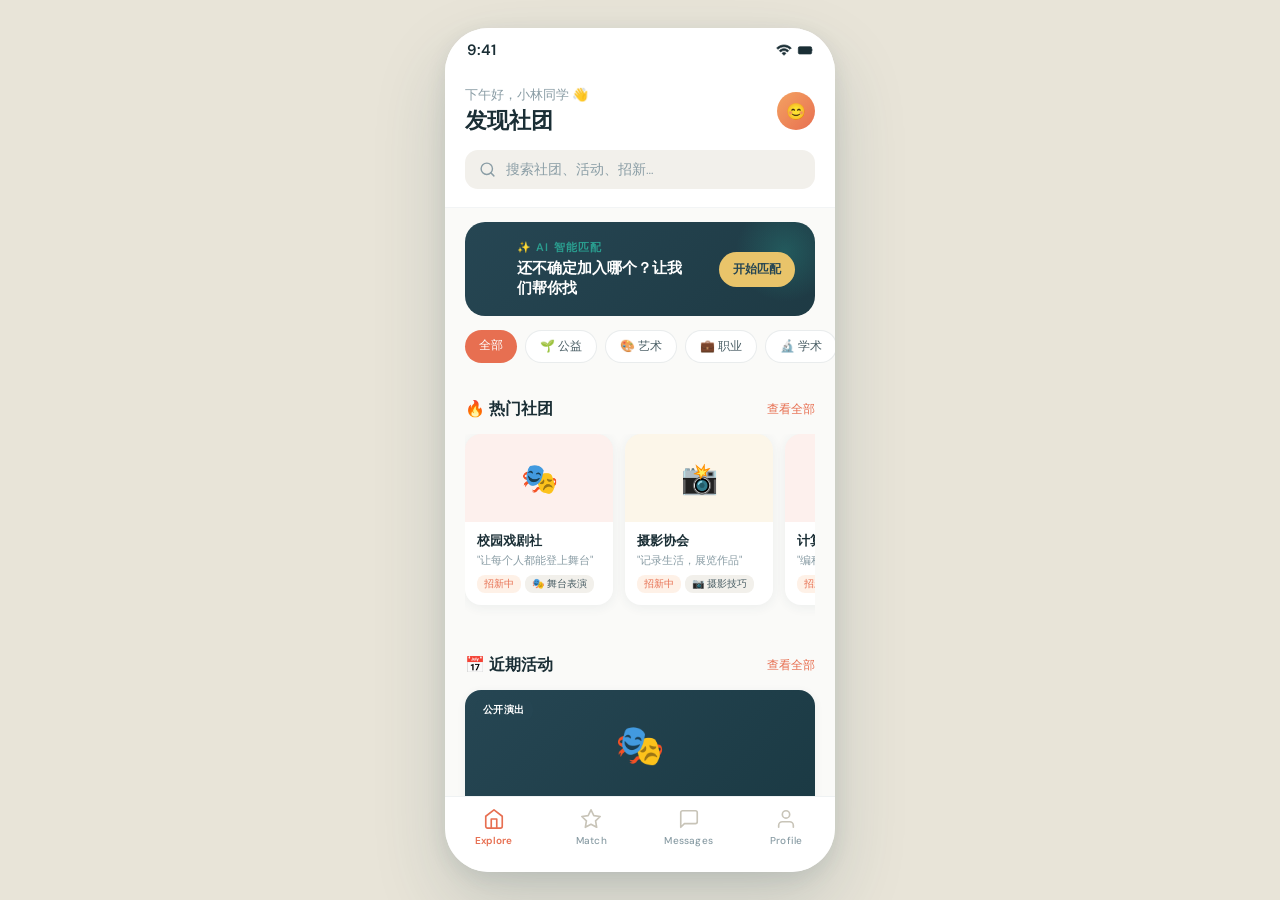
<file: clubmatch-student.html>
<!DOCTYPE html>
<html lang="zh-CN">
<head>
<meta charset="UTF-8">
<meta name="viewport" content="width=device-width, initial-scale=1.0">
<title>ClubMatch — 完整原型</title>
<link rel="preconnect" href="https://fonts.googleapis.com">
<link href="https://fonts.googleapis.com/css2?family=Syne:wght@400;600;700;800&family=DM+Sans:ital,opsz,wght@0,9..40,300;0,9..40,400;0,9..40,500;0,9..40,600;1,9..40,300&display=swap" rel="stylesheet">
<style>
/* ═══════════════════════════════════
   TOKENS & RESET
═══════════════════════════════════ */
:root {
  --dark:#264653; --teal:#2A9D8F; --gold:#E9C46A;
  --peach:#F4A261; --coral:#E76F51;
  --white:#FFFFFF; --off:#FAFAF8; --light:#F2F0EB;
  --mid:#C8C4B8; --text:#1A2E35; --text2:#4A5E65; --text3:#8A9DA5;
  --nav-h:76px; --status-h:44px;
  --phone-w:390px; --phone-h:844px;
  --radius:20px;
  --shadow:0 32px 72px rgba(38,70,83,.18),0 6px 20px rgba(38,70,83,.10);
  
  /* Student theme colors */
  --primary-gradient: linear-gradient(135deg,var(--peach),var(--coral));
  --secondary-bg: rgba(244,162,97,.15);
  --theme-accent: var(--coral);
  
  /* Admin theme colors (store for potential use) */
  --admin-primary: var(--teal);
  --admin-gradient: linear-gradient(135deg,var(--teal),#22857a);
  --admin-secondary-bg: rgba(42,157,143,.12);
}
*{margin:0;padding:0;box-sizing:border-box;-webkit-tap-highlight-color:transparent}
html,body{width:100%;height:100%;font-family:'DM Sans',sans-serif;background:#E8E4D8;overflow:hidden}

/* ═══════════════════════════════════
   OUTER SHELL — single phone centered
═══════════════════════════════════ */
#shell {
  width:100%; height:100%;
  display:flex; align-items:center; justify-content:center;
}
#phone {
  width:var(--phone-w); height:var(--phone-h);
  background:var(--white); border-radius:44px;
  overflow:hidden; position:relative;
  box-shadow:var(--shadow);
  flex-shrink:0;
}

/* ── status bar ── */
#statusbar {
  position:absolute; top:0; left:0; right:0;
  height:var(--status-h); z-index:200;
  display:flex; align-items:center; justify-content:space-between;
  padding:0 22px;
  transition: background .3s, color .3s;
}
#statusbar .time{font-weight:600;font-size:15px}
#statusbar .icons{display:flex;gap:5px;align-items:center}
#statusbar .icons svg{width:16px;height:16px}
.sb-light{background:var(--white);color:var(--text)}
.sb-dark {background:transparent;color:var(--white)}
.sb-dark .icons svg{fill:white;stroke:white}
.sb-light .icons svg{fill:var(--text);stroke:var(--text)}

/* ── bottom nav ── */
#bottomnav {
  position:absolute; bottom:0; left:0; right:0;
  height:var(--nav-h); z-index:200;
  background:rgba(255,255,255,.95);
  backdrop-filter:blur(16px);
  border-top:1px solid rgba(38,70,83,.07);
  display:flex; align-items:flex-start; padding-top:8px;
}
.nv{flex:1;display:flex;flex-direction:column;align-items:center;gap:3px;cursor:pointer;padding-top:2px}
.nv-ic{width:24px;height:24px;display:flex;align-items:center;justify-content:center}
.nv-ic svg{width:22px;height:22px;fill:none;stroke:var(--mid);stroke-width:1.8;stroke-linecap:round;stroke-linejoin:round;transition:.2s}
.nv-lb{font-size:10px;font-weight:500;color:var(--text3);letter-spacing:.02em;transition:.2s}
.nv.active .nv-ic svg{stroke:var(--coral)}
.nv.active .nv-lb{color:var(--coral);font-weight:600}

/* ── screen container ── */
#screens {
  position:absolute;
  top:var(--status-h); left:0; right:0;
  bottom:var(--nav-h);
  overflow:hidden;
}
.screen {
  position:absolute; inset:0;
  overflow-y:auto; overflow-x:hidden;
  scrollbar-width:none;
  opacity:0; pointer-events:none;
  transform:translateX(30px);
  transition:opacity .25s ease, transform .25s ease;
  background:var(--off);
}
.screen::-webkit-scrollbar{display:none}
.screen.active{opacity:1;pointer-events:all;transform:translateX(0)}
.screen.slide-back{transform:translateX(-30px)}

/* screens that need no bottom nav */
.screen.no-nav ~ #bottomnav{display:none}

/* ═══════════════════════════════════
   SHARED COMPONENTS
═══════════════════════════════════ */
.h1{font-family:'Syne',sans-serif;font-weight:800}
.h2{font-family:'Syne',sans-serif;font-weight:700}
.h3{font-family:'Syne',sans-serif;font-weight:600}

/* back button */
.back-row{display:flex;align-items:center;gap:10px;padding:12px 20px 0}
.back-btn{width:36px;height:36px;border-radius:50%;background:var(--light);display:flex;align-items:center;justify-content:center;cursor:pointer;flex-shrink:0}
.back-btn svg{width:16px;height:16px;stroke:var(--text);fill:none;stroke-width:2.2;stroke-linecap:round}
.page-title{font-family:'Syne',sans-serif;font-size:18px;font-weight:800;color:var(--text)}

/* chips */
.chip-row{display:flex;gap:8px;overflow-x:auto;scrollbar-width:none;padding:0 20px 2px}
.chip-row::-webkit-scrollbar{display:none}
.chip{flex-shrink:0;padding:7px 14px;border-radius:20px;font-size:12px;font-weight:500;cursor:pointer;white-space:nowrap;transition:.15s}
.chip.on{background:var(--coral);color:#fff}
.chip.off{background:var(--white);color:var(--text2);border:1.5px solid rgba(38,70,83,.1)}

/* cards */
.card{background:var(--white);border-radius:var(--radius);overflow:hidden;box-shadow:0 2px 12px rgba(38,70,83,.07)}

/* section */
.sec{padding:20px 20px 0}
.sec-hd{display:flex;align-items:center;justify-content:space-between;margin-bottom:14px}
.sec-title{font-family:'Syne',sans-serif;font-size:16px;font-weight:700;color:var(--text)}
.sec-more{font-size:12px;color:var(--coral);font-weight:500;cursor:pointer}

/* tags */
.tag{display:inline-block;padding:4px 10px;border-radius:9px;font-size:11px;font-weight:500}
.tag-teal{background:rgba(42,157,143,.12);color:var(--teal)}
.tag-peach{background:rgba(244,162,97,.15);color:#c07930}
.tag-coral{background:rgba(231,111,81,.12);color:var(--coral)}
.tag-gold{background:rgba(233,196,106,.2);color:#9a7a1a}
.tag-gray{background:var(--light);color:var(--text2)}
.tag-warm{background:rgba(244,162,97,.18);color:var(--coral)}

/* buttons */
.btn-primary{background:linear-gradient(135deg,var(--peach),var(--coral));color:#fff;border:none;border-radius:14px;font-family:'Syne',sans-serif;font-weight:700;cursor:pointer;text-align:center}
.btn-secondary{background:transparent;border:1.5px solid rgba(38,70,83,.15);border-radius:14px;font-family:'Syne',sans-serif;font-weight:700;color:var(--text2);cursor:pointer;text-align:center}
.btn-teal{background:linear-gradient(135deg,var(--teal),#22857a);color:#fff;border:none;border-radius:14px;font-family:'Syne',sans-serif;font-weight:700;cursor:pointer;text-align:center}

/* cta bar */
.cta-bar{padding:12px 20px;background:var(--white);border-top:1px solid rgba(38,70,83,.07);display:flex;gap:10px}

/* hero dark */
.dark-hero{background:linear-gradient(145deg,var(--dark) 0%,#1B3A44 100%);position:relative;overflow:hidden}
.dark-hero .glow1{position:absolute;right:-30px;top:-30px;width:160px;height:160px;background:radial-gradient(circle,rgba(42,157,143,.25) 0%,transparent 70%);border-radius:50%}
.dark-hero .glow2{position:absolute;left:-20px;bottom:-20px;width:120px;height:120px;background:radial-gradient(circle,rgba(233,196,106,.18) 0%,transparent 70%);border-radius:50%}

/* form fields */
.field{margin-bottom:14px}
.field label{display:block;font-size:12px;font-weight:600;color:var(--text2);margin-bottom:5px;text-transform:uppercase;letter-spacing:.05em}
.field input,.field textarea,.field select{width:100%;padding:12px 14px;border-radius:13px;border:1.5px solid rgba(38,70,83,.12);background:var(--off);font-family:'DM Sans',sans-serif;font-size:14px;color:var(--text);outline:none}
.field textarea{resize:none;min-height:80px}

/* recruit card */
.recruit-card{background:var(--white);border-radius:16px;padding:14px 16px;margin-bottom:10px;display:flex;gap:12px;align-items:flex-start;box-shadow:0 2px 10px rgba(38,70,83,.06);cursor:pointer}
.recruit-emoji{width:44px;height:44px;border-radius:12px;display:flex;align-items:center;justify-content:center;font-size:22px;flex-shrink:0}
.recruit-org{font-size:11px;color:var(--text3);font-weight:500;margin-bottom:2px}
.recruit-title{font-family:'Syne',sans-serif;font-size:14px;font-weight:700;color:var(--text);margin-bottom:5px}
.recruit-meta{display:flex;gap:10px;align-items:center;flex-wrap:wrap}
.recruit-deadline{font-size:11px;color:var(--coral);font-weight:600}
.recruit-dept{font-size:11px;color:var(--text3)}

/* ── scroll padding ── */
.pb-nav{height:20px}

/* ── toast ── */
#toast{position:absolute;bottom:calc(var(--nav-h)+16px);left:50%;transform:translateX(-50%) translateY(16px);background:var(--dark);color:#fff;padding:10px 20px;border-radius:20px;font-size:13px;font-weight:500;white-space:nowrap;z-index:999;opacity:0;transition:.25s ease;pointer-events:none}
#toast.show{opacity:1;transform:translateX(-50%) translateY(0)}

/* ── page transition overlay ── */
#overlay{position:absolute;inset:0;background:rgba(255,255,255,0);z-index:500;pointer-events:none;transition:background .15s}


/* ═══════════════════════════════════
   B1 — EXPLORE
═══════════════════════════════════ */
#s-explore{background:var(--off)}
.exp-header{background:var(--white);padding:14px 20px 18px;border-bottom:1px solid rgba(38,70,83,.06)}
.exp-toprow{display:flex;align-items:center;justify-content:space-between;margin-bottom:14px}
.exp-greet{font-size:13px;color:var(--text3);margin-bottom:2px}
.exp-title{font-family:'Syne',sans-serif;font-size:22px;font-weight:800;color:var(--text)}
.exp-avatar{width:38px;height:38px;border-radius:50%;background:linear-gradient(135deg,var(--peach),var(--coral));display:flex;align-items:center;justify-content:center;font-size:16px;cursor:pointer}
.search-bar{display:flex;align-items:center;gap:10px;background:var(--light);border-radius:13px;padding:10px 14px;cursor:pointer}
.search-bar svg{width:17px;height:17px;stroke:var(--text3);fill:none;stroke-width:2;stroke-linecap:round;flex-shrink:0}
.search-bar span{font-size:14px;color:var(--text3);font-weight:300}
.match-banner{margin:14px 20px;background:linear-gradient(135deg,var(--dark) 0%,#1e3a44 100%);border-radius:20px;padding:18px 20px;display:flex;align-items:center;justify-content:space-between;overflow:hidden;position:relative;cursor:pointer}
.match-banner::before{content:'';position:absolute;right:-20px;top:-20px;width:100px;height:100px;background:radial-gradient(circle,rgba(42,157,143,.3) 0%,transparent 70%);border-radius:50%}
.mbanner-lbl{font-size:11px;font-weight:600;letter-spacing:.1em;text-transform:uppercase;color:var(--teal);margin-bottom:4px}
.mbanner-ttl{font-family:'Syne',sans-serif;font-size:15px;font-weight:700;color:#fff;line-height:1.3;max-width:170px}
.mbanner-btn{background:var(--gold);color:var(--dark);font-family:'Syne',sans-serif;font-size:12px;font-weight:700;padding:9px 14px;border-radius:18px;white-space:nowrap;cursor:pointer;position:relative;z-index:1;flex-shrink:0}

/* horizontal club cards */
.hscroll{display:flex;gap:12px;overflow-x:auto;scrollbar-width:none;padding:0 20px 12px 0}
.hscroll::-webkit-scrollbar{display:none}
.club-card-h{flex-shrink:0;width:148px;background:var(--white);border-radius:16px;overflow:hidden;box-shadow:0 2px 12px rgba(38,70,83,.07);cursor:pointer;transition:opacity .2s ease}
.club-card-h.hidden{display:none}
.recruit-card.hidden{display:none}
.act-card.hidden{display:none}
.hidden{display:none}
.cch-img{height:88px;display:flex;align-items:center;justify-content:center;font-size:30px}
.cch-body{padding:10px 12px 12px}
.cch-name{font-family:'Syne',sans-serif;font-size:13px;font-weight:700;color:var(--text);margin-bottom:3px}
.cch-desc{font-size:11px;color:var(--text3);line-height:1.4;margin-bottom:7px}
.cch-tags{display:flex;gap:4px;flex-wrap:wrap}
.mini-tag{font-size:10px;padding:2px 7px;border-radius:8px;background:var(--light);color:var(--text2);font-weight:500}
.mini-warm{background:rgba(244,162,97,.15);color:var(--coral)}

/* activity cards */
.act-card{background:var(--white);border-radius:16px;overflow:hidden;margin-bottom:10px;box-shadow:0 2px 10px rgba(38,70,83,.06);cursor:pointer}
.act-cover{height:110px;display:flex;align-items:center;justify-content:center;font-size:40px;position:relative}
.act-cover-badge{position:absolute;top:10px;left:10px;background:rgba(38,70,83,.7);color:#fff;font-size:10px;font-weight:600;padding:3px 8px;border-radius:8px;letter-spacing:.04em}
.act-body{padding:12px 14px}
.act-org{font-size:11px;color:var(--text3);margin-bottom:2px}
.act-title{font-family:'Syne',sans-serif;font-size:14px;font-weight:700;color:var(--text);margin-bottom:6px}
.act-meta{display:flex;gap:8px;flex-wrap:wrap}
.act-meta span{font-size:11px;color:var(--text2)}

/* ═══════════════════════════════════
   B2 — SEARCH
═══════════════════════════════════ */
#s-search{background:var(--off)}
.search-header{background:var(--white);padding:14px 0 0;border-bottom:1px solid rgba(38,70,83,.06)}
.search-input-row{display:flex;align-items:center;gap:10px;padding:14px 20px 10px}
.search-input-wrap{flex:1;display:flex;align-items:center;gap:9px;background:var(--light);border-radius:13px;padding:10px 14px}
.search-input-wrap svg{width:16px;height:16px;stroke:var(--text3);fill:none;stroke-width:2;stroke-linecap:round;flex-shrink:0}
.search-input-wrap input{border:none;background:transparent;font-family:'DM Sans',sans-serif;font-size:14px;color:var(--text);outline:none;width:100%}
.search-cancel{font-size:14px;color:var(--coral);font-weight:500;cursor:pointer;white-space:nowrap}
.filter-row{display:flex;gap:8px;overflow-x:auto;scrollbar-width:none;padding:12px 20px 0}
.filter-row::-webkit-scrollbar{display:none}
.filter-pill{flex-shrink:0;padding:6px 12px;border-radius:20px;font-size:12px;font-weight:500;cursor:pointer;background:var(--white);color:var(--text2);border:1.5px solid rgba(38,70,83,.1)}
.filter-pill.on{background:var(--dark);color:#fff;border-color:var(--dark)}
.result-tabs{display:flex;gap:0;border-bottom:1px solid rgba(38,70,83,.07);background:var(--white);padding:0 20px;margin-bottom:0}
.rtab{flex:1;text-align:center;padding:11px 0;font-size:12px;font-weight:600;color:var(--text3);cursor:pointer;position:relative}
.rtab.on{color:var(--coral)}
.rtab.on::after{content:'';position:absolute;bottom:0;left:20%;right:20%;height:2px;background:var(--coral);border-radius:2px 2px 0 0}

/* ═══════════════════════════════════
   B4 — CLUB MAIN PAGE
═══════════════════════════════════ */
#s-club{background:var(--off)}
.club-hero{height:210px;position:relative;display:flex;align-items:flex-end;padding:0 20px 20px;overflow:hidden}
.club-hero-bg{position:absolute;inset:0;background:linear-gradient(145deg,var(--dark) 0%,#1B3A44 100%)}
.club-hero-pattern{position:absolute;inset:0;background-image:radial-gradient(circle,rgba(42,157,143,.1) 1px,transparent 1px);background-size:24px 24px}
.club-hero-emoji{position:absolute;right:24px;top:34px;font-size:76px;opacity:.85}
.hero-top-btns{position:absolute;top:14px;left:16px;right:16px;display:flex;justify-content:space-between;align-items:center}
.hero-back{width:32px;height:32px;background:rgba(255,255,255,.15);border-radius:50%;display:flex;align-items:center;justify-content:center;cursor:pointer}
.hero-back svg{width:15px;height:15px;stroke:#fff;fill:none;stroke-width:2.5;stroke-linecap:round}
.hero-actions{display:flex;gap:8px}
.hero-act{width:32px;height:32px;background:rgba(255,255,255,.15);border-radius:50%;display:flex;align-items:center;justify-content:center;cursor:pointer}
.hero-act svg{width:15px;height:15px;stroke:#fff;fill:none;stroke-width:2;stroke-linecap:round;transition:.3s}
.hero-act.liked svg{stroke:#E76F51;fill:#E76F51}
.club-verified{display:inline-flex;align-items:center;gap:4px;background:rgba(42,157,143,.25);border:1px solid rgba(42,157,143,.4);padding:3px 8px;border-radius:10px;font-size:10px;font-weight:600;color:var(--teal);text-transform:uppercase;letter-spacing:.06em;margin-bottom:6px}
.club-name-lg{font-family:'Syne',sans-serif;font-size:24px;font-weight:800;color:#fff;margin-bottom:2px;position:relative;z-index:1}
.club-slogan{font-size:13px;color:rgba(255,255,255,.55);font-style:italic;position:relative;z-index:1}
.club-stats-row{background:var(--white);display:flex;border-bottom:1px solid rgba(38,70,83,.06)}
.cstat{flex:1;padding:14px 0;text-align:center;border-right:1px solid rgba(38,70,83,.06)}
.cstat:last-child{border-right:none}
.cstat-val{font-family:'Syne',sans-serif;font-size:18px;font-weight:800;color:var(--text);margin-bottom:2px}
.cstat-lb{font-size:10px;color:var(--text3);font-weight:500}
.match-bar{margin:14px 20px;background:linear-gradient(90deg,rgba(233,196,106,.12),rgba(244,162,97,.08));border:1.5px solid rgba(233,196,106,.38);border-radius:14px;padding:12px 16px;display:flex;align-items:center;justify-content:space-between;cursor:pointer}
.match-ring-wrap{display:flex;align-items:center;gap:10px}
.match-ring{width:44px;height:44px;border-radius:50%;background:conic-gradient(var(--gold) 0% 87%,var(--light) 87% 100%);display:flex;align-items:center;justify-content:center;position:relative}
.match-ring::after{content:'';position:absolute;width:32px;height:32px;background:#fff;border-radius:50%}
.match-ring-v{font-family:'Syne',sans-serif;font-size:12px;font-weight:800;color:var(--text);position:relative;z-index:1}
.match-desc-t{font-family:'Syne',sans-serif;font-size:13px;font-weight:700;color:var(--text);margin-bottom:2px}
.match-desc-s{font-size:11px;color:var(--text2)}
.match-why{font-size:12px;font-weight:600;color:var(--coral);cursor:pointer}
.club-tabs{display:flex;background:var(--white);border-bottom:1px solid rgba(38,70,83,.07);padding:0 20px}
.ctab{flex:1;text-align:center;padding:12px 0;font-size:12px;font-weight:600;color:var(--text3);cursor:pointer;position:relative;letter-spacing:.02em}
.ctab.on{color:var(--coral)}
.ctab.on::after{content:'';position:absolute;bottom:0;left:20%;right:20%;height:2px;background:var(--coral);border-radius:2px 2px 0 0}
.ctab-content{animation:.2s ease-in fadeIn}
@keyframes fadeIn{from{opacity:0}to{opacity:1}}
.qa-answer{max-height:0;overflow:hidden;transition:.3s ease}
.info-block{padding:16px 20px;background:var(--white);margin-bottom:8px}
.ib-title{font-family:'Syne',sans-serif;font-size:12px;font-weight:700;color:var(--text);margin-bottom:10px;text-transform:uppercase;letter-spacing:.07em}
.info-grid{display:grid;grid-template-columns:1fr 1fr;gap:10px}
.ig-item{flex:1}
.ig-lb{font-size:10px;color:var(--text3);font-weight:600;text-transform:uppercase;letter-spacing:.06em;margin-bottom:2px}
.ig-val{font-size:13px;color:var(--text)}
.tag-grid{display:flex;gap:6px;flex-wrap:wrap}
.body-text{font-size:13px;color:var(--text2);line-height:1.7}

/* ═══════════════════════════════════
   B5 — ACTIVITY DETAIL
═══════════════════════════════════ */
#s-activity{background:var(--off)}
.act-hero{height:180px;display:flex;align-items:center;justify-content:center;font-size:64px;position:relative}
.act-hero-bg{position:absolute;inset:0}
.act-hero-back{position:absolute;top:14px;left:16px;width:32px;height:32px;background:rgba(0,0,0,.25);border-radius:50%;display:flex;align-items:center;justify-content:center;cursor:pointer}
.act-hero-back svg{width:15px;height:15px;stroke:#fff;fill:none;stroke-width:2.5;stroke-linecap:round}

/* ═══════════════════════════════════
   B6 — RECRUIT DETAIL
═══════════════════════════════════ */
#s-recruit{background:var(--off)}

/* ═══════════════════════════════════
   B7 — APPLY
═══════════════════════════════════ */
#s-apply{background:var(--off)}
.apply-head{background:var(--white);padding:14px 20px 18px;border-bottom:1px solid rgba(38,70,83,.06)}
.apply-target{display:flex;align-items:center;gap:12px;background:var(--light);border-radius:14px;padding:12px 14px}
.apply-target-emoji{font-size:26px}
.apply-target-name{font-family:'Syne',sans-serif;font-size:15px;font-weight:700;color:var(--text);margin-bottom:2px}
.apply-target-sub{font-size:12px;color:var(--text3)}

/* ═══════════════════════════════════
   C1 — MATCH GUIDE
═══════════════════════════════════ */
#s-match-guide{background:var(--white)}
.mg-hero{padding:40px 24px 32px;background:linear-gradient(160deg,var(--dark) 0%,#1B3A44 100%);position:relative;overflow:hidden}
.mg-hero .glow1{position:absolute;right:-30px;top:-30px;width:160px;height:160px;background:radial-gradient(circle,rgba(42,157,143,.25) 0%,transparent 70%);border-radius:50%}
.mg-hero .glow2{position:absolute;left:0;bottom:-30px;width:120px;height:120px;background:radial-gradient(circle,rgba(233,196,106,.2) 0%,transparent 70%);border-radius:50%}
.mg-back{width:32px;height:32px;background:rgba(255,255,255,.12);border-radius:50%;display:flex;align-items:center;justify-content:center;cursor:pointer;margin-bottom:20px;position:relative;z-index:1}
.mg-back svg{width:15px;height:15px;stroke:#fff;fill:none;stroke-width:2.5;stroke-linecap:round}
.mg-badge{display:inline-flex;align-items:center;gap:6px;background:rgba(233,196,106,.2);border:1px solid rgba(233,196,106,.3);border-radius:20px;padding:5px 12px;font-size:11px;font-weight:600;color:var(--gold);letter-spacing:.08em;text-transform:uppercase;margin-bottom:14px;position:relative;z-index:1}
.mg-h{font-family:'Syne',sans-serif;font-size:28px;font-weight:800;color:#fff;line-height:1.2;margin-bottom:10px;position:relative;z-index:1}
.mg-sub{font-size:14px;color:rgba(255,255,255,.55);line-height:1.6;position:relative;z-index:1}
.sample-tags{padding:24px 20px 0;display:flex;flex-wrap:wrap;gap:8px}
.sample-tag{padding:7px 14px;border-radius:20px;font-size:12px;font-weight:500}
.st1{background:rgba(42,157,143,.12);color:var(--teal)}
.st2{background:rgba(244,162,97,.15);color:var(--peach)}
.st3{background:rgba(231,111,81,.12);color:var(--coral)}
.st4{background:rgba(233,196,106,.2);color:#9a7a1a}
.st5{background:rgba(38,70,83,.08);color:var(--dark)}
.mg-start-area{padding:28px 20px 20px}
.mg-cta{width:100%;padding:16px;border-radius:16px;background:linear-gradient(135deg,var(--gold),var(--peach));border:none;font-family:'Syne',sans-serif;font-size:16px;font-weight:800;color:var(--dark);cursor:pointer;letter-spacing:.02em}

/* ═══════════════════════════════════
   C2 — MATCH QUIZ
═══════════════════════════════════ */
#s-match-quiz{background:var(--white)}
.mq-header{padding:16px 20px 14px;border-bottom:1px solid rgba(38,70,83,.07)}
.mq-top{display:flex;align-items:center;gap:10px;margin-bottom:14px}
.mq-back{width:36px;height:36px;border-radius:50%;background:var(--light);display:flex;align-items:center;justify-content:center;cursor:pointer}
.mq-back svg{width:16px;height:16px;stroke:var(--text);fill:none;stroke-width:2.2;stroke-linecap:round}
.mq-title{font-family:'Syne',sans-serif;font-size:18px;font-weight:800;color:var(--text);flex:1}
.mq-step{font-size:12px;color:var(--text3);font-weight:500}
.progress-track{height:4px;background:var(--light);border-radius:2px;overflow:hidden}
.progress-fill{height:100%;background:linear-gradient(90deg,var(--gold),var(--coral));border-radius:2px;transition:width .4s ease}
.mq-body{padding:24px 20px}
.mq-glabel{font-size:11px;font-weight:700;color:var(--teal);letter-spacing:.1em;text-transform:uppercase;margin-bottom:8px}
.mq-question{font-family:'Syne',sans-serif;font-size:20px;font-weight:700;color:var(--text);line-height:1.3;margin-bottom:22px}
.option-list{display:flex;flex-direction:column;gap:10px}
.opt{display:flex;align-items:center;gap:14px;padding:14px 16px;border-radius:14px;border:1.5px solid rgba(38,70,83,.1);cursor:pointer;transition:.15s;background:var(--white)}
.opt.on{border-color:var(--coral);background:rgba(231,111,81,.05)}
.opt-emoji{font-size:22px}
.opt-text{font-size:14px;color:var(--text);flex:1}
.opt-check{width:20px;height:20px;border-radius:50%;border:2px solid var(--mid);flex-shrink:0;display:flex;align-items:center;justify-content:center;transition:.15s}
.opt.on .opt-check{background:var(--coral);border-color:var(--coral)}
.opt.on .opt-check::after{content:'';width:7px;height:5px;border-left:2px solid #fff;border-bottom:2px solid #fff;transform:rotate(-45deg) translateY(-1px);display:block}
.mq-footer{padding:0 20px 16px;display:flex;gap:10px}
.mq-prev{width:48px;height:48px;border-radius:14px;border:1.5px solid rgba(38,70,83,.12);background:transparent;display:flex;align-items:center;justify-content:center;cursor:pointer}
.mq-prev svg{width:18px;height:18px;stroke:var(--text2);fill:none;stroke-width:2.2;stroke-linecap:round}
.mq-next{flex:1;height:48px;border-radius:14px;background:linear-gradient(135deg,var(--gold),var(--peach));border:none;font-family:'Syne',sans-serif;font-size:15px;font-weight:700;color:var(--dark);cursor:pointer;display:flex;align-items:center;justify-content:center;gap:8px}
.mq-next svg{width:16px;height:16px;stroke:var(--dark);fill:none;stroke-width:2.5;stroke-linecap:round}

/* ═══════════════════════════════════
   C3 — MATCH RESULT
═══════════════════════════════════ */
#s-match-result{background:var(--off)}
.mr-hero{background:linear-gradient(145deg,var(--dark) 0%,#1B3A44 100%);padding:18px 20px 24px;position:relative;overflow:hidden}
.mr-hero .glow1{position:absolute;right:-20px;bottom:-20px;width:140px;height:140px;background:radial-gradient(circle,rgba(42,157,143,.2) 0%,transparent 70%);border-radius:50%}
.mr-hero .glow2{position:absolute;left:-10px;top:-10px;width:100px;height:100px;background:radial-gradient(circle,rgba(233,196,106,.15) 0%,transparent 70%);border-radius:50%}
.mr-top{display:flex;align-items:center;gap:10px;margin-bottom:18px;position:relative;z-index:1}
.mr-title{font-family:'Syne',sans-serif;font-size:20px;font-weight:800;color:#fff;flex:1}
.mr-redo{font-size:12px;color:rgba(255,255,255,.45);cursor:pointer;text-decoration:underline;text-underline-offset:3px}
.persona-card{background:rgba(255,255,255,.1);border:1px solid rgba(255,255,255,.15);border-radius:16px;padding:14px 16px;position:relative;z-index:1}
.persona-lb{font-size:10px;font-weight:700;color:rgba(255,255,255,.45);letter-spacing:.1em;text-transform:uppercase;margin-bottom:8px}
.persona-tags{display:flex;gap:6px;flex-wrap:wrap}
.ptag{padding:4px 10px;border-radius:10px;font-size:11px;font-weight:600}
.pt1{background:rgba(233,196,106,.2);color:var(--gold)}
.pt2{background:rgba(42,157,143,.2);color:var(--teal)}
.pt3{background:rgba(244,162,97,.2);color:var(--peach)}
.result-list{padding:14px 20px}
.rl-title{font-family:'Syne',sans-serif;font-size:12px;font-weight:700;color:var(--text3);text-transform:uppercase;letter-spacing:.08em;margin-bottom:12px}
.rc{background:var(--white);border-radius:18px;padding:14px 16px;margin-bottom:10px;box-shadow:0 2px 12px rgba(38,70,83,.07);position:relative;overflow:hidden;cursor:pointer}
.rc::before{content:'';position:absolute;left:0;top:0;bottom:0;width:4px}
.rc.r1::before{background:linear-gradient(180deg,var(--gold),var(--peach))}
.rc.r2::before{background:linear-gradient(180deg,var(--teal),var(--dark))}
.rc.r3::before{background:linear-gradient(180deg,var(--mid),#ddd)}
.rc-top{display:flex;align-items:center;gap:10px;margin-bottom:10px}
.rc-emoji{width:42px;height:42px;border-radius:12px;display:flex;align-items:center;justify-content:center;font-size:22px;flex-shrink:0}
.rc-name{font-family:'Syne',sans-serif;font-size:15px;font-weight:800;color:var(--text);flex:1}
.rc-badge{padding:4px 10px;border-radius:10px;font-family:'Syne',sans-serif;font-size:13px;font-weight:800}
.rcb-high{background:rgba(233,196,106,.2);color:#9a7a1a}
.rcb-mid{background:rgba(42,157,143,.15);color:var(--teal)}
.rcb-low{background:var(--light);color:var(--text2)}
.rc-reason{font-size:12px;color:var(--text2);line-height:1.5;margin-bottom:10px;font-style:italic}
.rc-acts{display:flex;gap:8px}
.rca{flex:1;padding:9px;border-radius:10px;font-family:'Syne',sans-serif;font-size:12px;font-weight:700;text-align:center;cursor:pointer}
.rca.p{background:linear-gradient(135deg,var(--peach),var(--coral));color:#fff;border:none}
.rca.s{background:transparent;border:1.5px solid rgba(38,70,83,.12);color:var(--text2)}

/* ═══════════════════════════════════
   D — MANAGE DASHBOARD
═══════════════════════════════════ */
#s-manage{background:var(--off)}
.manage-hero{background:linear-gradient(135deg,var(--dark),#1B3A44);padding:18px 20px 24px;position:relative;overflow:hidden}
.manage-hero .glow1{position:absolute;right:-20px;top:-20px;width:120px;height:120px;background:radial-gradient(circle,rgba(42,157,143,.25) 0%,transparent 70%);border-radius:50%}
.mgr-badge{display:inline-flex;align-items:center;gap:6px;background:rgba(42,157,143,.2);border:1px solid rgba(42,157,143,.3);border-radius:20px;padding:5px 12px;font-size:11px;font-weight:600;color:var(--teal);letter-spacing:.06em;margin-bottom:10px;position:relative;z-index:1}
.mgr-row{display:flex;align-items:flex-end;justify-content:space-between;position:relative;z-index:1}
.mgr-name{font-family:'Syne',sans-serif;font-size:24px;font-weight:800;color:#fff;margin-bottom:2px}
.mgr-role{font-size:12px;color:rgba(255,255,255,.48)}
.notif-btn{width:36px;height:36px;background:rgba(255,255,255,.1);border-radius:50%;display:flex;align-items:center;justify-content:center;cursor:pointer;position:relative}
.notif-btn svg{width:18px;height:18px;stroke:#fff;fill:none;stroke-width:2;stroke-linecap:round}
.notif-dot2{position:absolute;top:6px;right:6px;width:8px;height:8px;background:var(--coral);border-radius:50%;border:1.5px solid #1B3A44}
.stats-grid{display:grid;grid-template-columns:1fr 1fr;gap:10px;padding:14px 20px}
.stat-card{background:var(--white);border-radius:16px;padding:16px;box-shadow:0 2px 10px rgba(38,70,83,.06);cursor:pointer}
.sc-label{font-size:11px;color:var(--text3);font-weight:500;margin-bottom:6px;text-transform:uppercase;letter-spacing:.06em}
.sc-value{font-family:'Syne',sans-serif;font-size:28px;font-weight:800;color:var(--text);line-height:1;margin-bottom:4px}
.sc-trend{font-size:11px;font-weight:600;display:flex;align-items:center;gap:3px}
.sc-up{color:var(--teal)} .sc-warn{color:var(--coral)}
.qa-grid{display:grid;grid-template-columns:1fr 1fr;gap:10px;padding:0 20px;margin-bottom:16px}
.qa-card{background:var(--white);border-radius:16px;padding:15px;display:flex;align-items:center;gap:11px;box-shadow:0 2px 10px rgba(38,70,83,.06);cursor:pointer;transition:.15s}
.qa-card:active{transform:scale(.97)}
.qa-icon{width:38px;height:38px;border-radius:11px;display:flex;align-items:center;justify-content:center;font-size:18px;flex-shrink:0}
.qi-teal{background:rgba(42,157,143,.12)} .qi-gold{background:rgba(233,196,106,.2)} .qi-coral{background:rgba(231,111,81,.12)} .qi-dark{background:rgba(38,70,83,.08)}
.qa-label{font-family:'Syne',sans-serif;font-size:12px;font-weight:700;color:var(--text);line-height:1.3}
.pending-section{padding:0 20px}
.ps-title{font-family:'Syne',sans-serif;font-size:14px;font-weight:700;color:var(--text);margin-bottom:10px;display:flex;align-items:center;gap:8px}
.ps-count{background:var(--coral);color:#fff;font-size:11px;font-weight:700;padding:2px 7px;border-radius:8px}
.pend-item{background:var(--white);border-radius:14px;padding:13px 15px;margin-bottom:8px;display:flex;align-items:center;gap:11px;box-shadow:0 1px 8px rgba(38,70,83,.06);cursor:pointer}
.pend-dot{width:8px;height:8px;border-radius:50%;flex-shrink:0}
.pend-name{font-size:13px;font-weight:500;color:var(--text);margin-bottom:2px}
.pend-meta{font-size:11px;color:var(--text3)}
.pend-time{font-size:11px;color:var(--text3);white-space:nowrap}

/* ═══════════════════════════════════
   D2 — EDIT CLUB PAGE
═══════════════════════════════════ */
#s-edit-club{background:var(--off)}
.edit-club-preview{margin:14px 20px;background:linear-gradient(135deg,rgba(42,157,143,.1),rgba(38,70,83,.06));border:1.5px dashed rgba(42,157,143,.4);border-radius:16px;padding:14px 16px;display:flex;align-items:center;gap:12px;cursor:pointer}
.ecp-icon{width:40px;height:40px;border-radius:12px;background:var(--teal);display:flex;align-items:center;justify-content:center;font-size:20px}
.ecp-text .ecp-t{font-family:'Syne',sans-serif;font-size:14px;font-weight:700;color:var(--teal);margin-bottom:2px}
.ecp-text .ecp-s{font-size:12px;color:var(--text2)}

/* ═══════════════════════════════════
   D3 — PUBLISH RECRUIT
═══════════════════════════════════ */
#s-publish{background:var(--off)}

/* ═══════════════════════════════════
   D6 — APPLICATIONS
═══════════════════════════════════ */
#s-applications{background:var(--off)}
.app-item{background:var(--white);border-radius:14px;padding:14px 16px;margin-bottom:8px;display:flex;align-items:center;gap:12px;box-shadow:0 1px 8px rgba(38,70,83,.06);cursor:pointer}
.app-avatar{width:40px;height:40px;border-radius:50%;display:flex;align-items:center;justify-content:center;font-size:18px;flex-shrink:0}
.app-name{font-family:'Syne',sans-serif;font-size:14px;font-weight:700;color:var(--text);margin-bottom:2px}
.app-meta{font-size:11px;color:var(--text3)}
.app-status{padding:4px 10px;border-radius:10px;font-size:11px;font-weight:600;white-space:nowrap}
.as-new{background:rgba(231,111,81,.12);color:var(--coral)}
.as-ok{background:rgba(42,157,143,.12);color:var(--teal)}

/* ═══════════════════════════════════
   E1 — MESSAGES
═══════════════════════════════════ */
#s-messages{background:var(--off)}
.msg-item{background:var(--white);border-radius:16px;padding:14px 16px;margin-bottom:8px;display:flex;align-items:center;gap:12px;box-shadow:0 2px 8px rgba(38,70,83,.06);cursor:pointer;position:relative}
.msg-avatar{width:44px;height:44px;border-radius:50%;display:flex;align-items:center;justify-content:center;font-size:22px;flex-shrink:0}
.msg-name{font-family:'Syne',sans-serif;font-size:14px;font-weight:700;color:var(--text);margin-bottom:3px}
.msg-preview{font-size:12px;color:var(--text3);white-space:nowrap;overflow:hidden;text-overflow:ellipsis}
.msg-time{font-size:11px;color:var(--text3);white-space:nowrap;align-self:flex-start;margin-top:2px}
.msg-unread{position:absolute;top:14px;right:14px;width:8px;height:8px;background:var(--coral);border-radius:50%}

/* ── message detail ── */
#s-msg-detail{background:var(--off)}
.msgd-header{background:var(--white);padding:12px 20px 14px;border-bottom:1px solid rgba(38,70,83,.07);display:flex;align-items:center;gap:10px}
.msgd-avatar{width:38px;height:38px;border-radius:50%;display:flex;align-items:center;justify-content:center;font-size:20px;flex-shrink:0}
.msgd-name{font-family:'Syne',sans-serif;font-size:15px;font-weight:700;color:var(--text)}
.msgd-status{font-size:11px;color:var(--teal)}
.msg-bubbles{padding:16px 20px;display:flex;flex-direction:column;gap:10px}
.bubble-row{display:flex;gap:8px}
.bubble-row.me{flex-direction:row-reverse}
.bubble-av{width:30px;height:30px;border-radius:50%;background:var(--light);display:flex;align-items:center;justify-content:center;font-size:14px;flex-shrink:0;align-self:flex-end}
.bubble{max-width:220px;padding:10px 14px;border-radius:18px;font-size:13px;line-height:1.5}
.bubble.them{background:var(--white);color:var(--text);border-radius:4px 18px 18px 18px;box-shadow:0 1px 6px rgba(38,70,83,.08)}
.bubble.me{background:linear-gradient(135deg,var(--peach),var(--coral));color:#fff;border-radius:18px 4px 18px 18px}
.msg-input-bar{padding:10px 16px 12px;background:var(--white);border-top:1px solid rgba(38,70,83,.07);display:flex;gap:10px;align-items:center}
.msg-input{flex:1;background:var(--light);border:none;border-radius:22px;padding:10px 16px;font-family:'DM Sans',sans-serif;font-size:14px;color:var(--text);outline:none}
.msg-send{width:38px;height:38px;background:var(--coral);border-radius:50%;display:flex;align-items:center;justify-content:center;cursor:pointer;flex-shrink:0;border:none}
.msg-send svg{width:16px;height:16px;stroke:#fff;fill:none;stroke-width:2.5;stroke-linecap:round}

/* ═══════════════════════════════════
   E3 — PROFILE (STUDENT)
═══════════════════════════════════ */
#s-profile{background:var(--off)}
.profile-hero{background:linear-gradient(145deg,var(--dark),#1B3A44);padding:24px 20px 28px;position:relative;overflow:hidden}
.ph-glow{position:absolute;right:-20px;top:-20px;width:140px;height:140px;background:radial-gradient(circle,rgba(233,196,106,.2) 0%,transparent 70%);border-radius:50%}
.ph-top{display:flex;align-items:flex-start;justify-content:space-between;position:relative;z-index:1}
.ph-av{width:64px;height:64px;border-radius:50%;background:linear-gradient(135deg,var(--gold),var(--peach));display:flex;align-items:center;justify-content:center;font-size:28px;border:3px solid rgba(255,255,255,.2)}
.ph-settings{width:32px;height:32px;background:rgba(255,255,255,.12);border-radius:50%;display:flex;align-items:center;justify-content:center;cursor:pointer}
.ph-settings svg{width:16px;height:16px;stroke:#fff;fill:none;stroke-width:2;stroke-linecap:round}
.ph-name{font-family:'Syne',sans-serif;font-size:22px;font-weight:800;color:#fff;margin-top:12px;margin-bottom:2px;position:relative;z-index:1}
.ph-bio{font-size:13px;color:rgba(255,255,255,.5);margin-bottom:14px;position:relative;z-index:1}
.ph-tags{display:flex;gap:6px;flex-wrap:wrap;position:relative;z-index:1}
.ph-tag{padding:4px 10px;border-radius:10px;font-size:11px;font-weight:600}
.pht1{background:rgba(233,196,106,.2);color:var(--gold)} .pht2{background:rgba(42,157,143,.2);color:var(--teal)} .pht3{background:rgba(244,162,97,.2);color:var(--peach)}
.profile-tabs{display:flex;background:var(--white);border-bottom:1px solid rgba(38,70,83,.07);padding:0 20px}
.ptab{flex:1;text-align:center;padding:12px 0;font-size:12px;font-weight:600;color:var(--text3);cursor:pointer;position:relative}
.ptab.on{color:var(--coral)}
.ptab.on::after{content:'';position:absolute;bottom:0;left:20%;right:20%;height:2px;background:var(--coral);border-radius:2px 2px 0 0}
.profile-list-item{background:var(--white);border-radius:14px;padding:14px 16px;margin-bottom:8px;display:flex;align-items:center;gap:12px;box-shadow:0 1px 8px rgba(38,70,83,.06);cursor:pointer}
.pli-icon{width:40px;height:40px;border-radius:12px;display:flex;align-items:center;justify-content:center;font-size:20px;flex-shrink:0}
.pli-name{font-family:'Syne',sans-serif;font-size:14px;font-weight:700;color:var(--text);margin-bottom:2px}
.pli-meta{font-size:11px;color:var(--text3)}
.pli-status{padding:4px 9px;border-radius:9px;font-size:11px;font-weight:600}
.ps-pending{background:rgba(233,196,106,.2);color:#9a7a1a}
.ps-done{background:rgba(42,157,143,.12);color:var(--teal)}

/* ═══════════════════════════════════
   APPLY SUCCESS
═══════════════════════════════════ */
#s-apply-success{background:var(--white);display:flex;flex-direction:column;align-items:center;justify-content:center;text-align:center;padding:0 32px}
.success-emoji{font-size:72px;margin-bottom:24px;animation:bounce .6s ease}
@keyframes bounce{0%,100%{transform:translateY(0)}40%{transform:translateY(-16px)}}
.success-h{font-family:'Syne',sans-serif;font-size:26px;font-weight:800;color:var(--text);margin-bottom:12px}
.success-sub{font-size:15px;color:var(--text2);line-height:1.6;margin-bottom:32px}
.success-btns{display:flex;flex-direction:column;gap:10px;width:100%}
.success-btns .btn-primary{padding:15px;font-size:15px;border-radius:16px}
.success-btns .btn-secondary{padding:15px;font-size:15px;border-radius:16px}

/* ═══════════════════════════════════
   SETTINGS PAGE
═══════════════════════════════════ */
#s-settings{background:var(--off)}
.settings-item{background:var(--white);padding:14px 20px;display:flex;align-items:center;justify-content:space-between;cursor:pointer;border-bottom:1px solid rgba(38,70,83,.05)}
.si-left{display:flex;align-items:center;gap:12px}
.si-icon{width:36px;height:36px;border-radius:10px;display:flex;align-items:center;justify-content:center;font-size:18px}
.si-title{font-size:14px;font-weight:500;color:var(--text)}
.si-sub{font-size:12px;color:var(--text3);margin-top:1px}
.si-arrow svg{width:16px;height:16px;stroke:var(--mid);fill:none;stroke-width:2;stroke-linecap:round}
.settings-section-title{padding:18px 20px 8px;font-size:11px;font-weight:700;color:var(--text3);text-transform:uppercase;letter-spacing:.08em}

/* ═══════════════════════════════════
   DATA STATS PAGE
═══════════════════════════════════ */
#s-stats{background:var(--off)}
.chart-card{background:var(--white);border-radius:16px;margin:0 20px 12px;padding:16px;box-shadow:0 2px 10px rgba(38,70,83,.06)}
.chart-title{font-family:'Syne',sans-serif;font-size:14px;font-weight:700;color:var(--text);margin-bottom:14px}
.bar-chart{display:flex;align-items:flex-end;gap:8px;height:80px}
.bar-wrap{display:flex;flex-direction:column;align-items:center;gap:4px;flex:1}
.bar{border-radius:6px 6px 0 0;width:100%;transition:height .4s ease}
.bar-lb{font-size:9px;color:var(--text3);white-space:nowrap}

/* ═══════════════════════════════════
   FAQ PAGE
═══════════════════════════════════ */
#s-faq{background:var(--off)}
.faq-item{background:var(--white);border-radius:14px;padding:14px 16px;margin-bottom:8px;box-shadow:0 1px 8px rgba(38,70,83,.06);cursor:pointer}
.faq-q{font-family:'Syne',sans-serif;font-size:14px;font-weight:700;color:var(--text);margin-bottom:6px;display:flex;justify-content:space-between}
.faq-a{font-size:13px;color:var(--text2);line-height:1.6;display:none}
.faq-item.open .faq-a{display:block}
.faq-item.open .faq-q span{color:var(--coral)}
</style>
</head>
<body>
<div id="shell">
<div id="phone">

  <!-- STATUS BAR -->
  <div id="statusbar" class="sb-light">
    <span class="time">9:41</span>
    <div class="icons">
      <svg viewBox="0 0 24 24"><path d="M1 9l2 2c4.97-4.97 13.03-4.97 18 0l2-2C16.93 2.93 7.08 2.93 1 9zm8 8l3 3 3-3c-1.65-1.66-4.34-1.66-6 0zm-4-4l2 2c2.76-2.76 7.24-2.76 10 0l2-2C15.14 9.14 8.87 9.14 5 13z"/></svg>
      <svg viewBox="0 0 24 24"><rect x="2" y="7" width="20" height="11" rx="2"/><path d="M22 11V13" stroke-width="2"/></svg>
    </div>
  </div>

  <!-- SCREENS -->
  <div id="screens">

  <!-- ════════════════════════════
       B1 — EXPLORE
  ════════════════════════════ -->
  <div class="screen" id="s-explore" data-sb="light">
    <div class="exp-header">
      <div class="exp-toprow">
        <div><div class="exp-greet">下午好，小林同学 👋</div><div class="exp-title">发现社团</div></div>
        <div class="exp-avatar" onclick="go('s-profile')">😊</div>
      </div>
      <div class="search-bar" onclick="go('s-search')">
        <svg viewBox="0 0 24 24"><circle cx="11" cy="11" r="8"/><path d="m21 21-4.35-4.35"/></svg>
        <span>搜索社团、活动、招新…</span>
      </div>
    </div>

    <div class="match-banner" onclick="go('s-match-guide')">
      <div class="match-banner::before"></div>
      <div><div class="mbanner-lbl">✨ AI 智能匹配</div><div class="mbanner-ttl">还不确定加入哪个？让我们帮你找</div></div>
      <div class="mbanner-btn">开始匹配</div>
    </div>

    <div class="chip-row" style="margin-bottom:14px" id="category-filter">
      <div class="chip on" onclick="filterByCategory(null, this)">全部</div>
    </div>

    <div class="sec">
      <div class="sec-hd"><div class="sec-title">🔥 热门社团</div><div class="sec-more" onclick="expandAllClubs()">查看全部</div></div>
      <div class="hscroll" id="clubs-container"></div>
      <div style="padding:14px 20px;display:none" id="all-clubs-list"></div>
    </div>

    <div class="sec" style="margin-top:18px">
      <div class="sec-hd"><div class="sec-title">📅 近期活动</div><div class="sec-more">查看全部</div></div>
      <div class="act-card" onclick="go('s-activity', {activityId:'a1'})">
        <div class="act-cover" style="background:linear-gradient(135deg,#264653,#1B3A44)">
          <span>🎭</span>
          <div class="act-cover-badge">公开演出</div>
        </div>
        <div class="act-body">
          <div class="act-org">校园戏剧社</div>
          <div class="act-title">《等待戈多》秋季公演</div>
          <div class="act-meta"><span>🗓 10月20日 19:00</span><span>📍 大礼堂</span><span>🎟 免费</span></div>
        </div>
      </div>
      <div class="act-card" onclick="go('s-activity', {activityId:'a2'})">
        <div class="act-cover" style="background:linear-gradient(135deg,rgba(233,196,106,.3),rgba(244,162,97,.2))">
          <span>📷</span>
          <div class="act-cover-badge">工作坊</div>
        </div>
        <div class="act-body">
          <div class="act-org">摄影协会</div>
          <div class="act-title">秋日人像摄影工作坊</div>
          <div class="act-meta"><span>🗓 10月22日 14:00</span><span>📍 艺术楼101</span></div>
        </div>
      </div>
    </div>

    <div class="sec" style="margin-top:18px">
      <div class="sec-hd"><div class="sec-title">📢 正在招新</div><div class="sec-more">查看全部</div></div>
      <div class="recruit-card" onclick="go('s-recruit', {clubId:'green'})">
        <div class="recruit-emoji" style="background:rgba(42,157,143,.1)">🌿</div>
        <div style="flex:1;min-width:0"><div class="recruit-org">环保公益社</div><div class="recruit-title">2024秋季招新 · 全部门开放</div><div class="recruit-meta"><div class="recruit-deadline">⏰ 10月15日截止</div><div class="recruit-dept">宣传/活动/外联</div></div></div>
      </div>
      <div class="recruit-card" onclick="go('s-recruit', {clubId:'guitar'})">
        <div class="recruit-emoji" style="background:rgba(233,196,106,.15)">🎵</div>
        <div style="flex:1;min-width:0"><div class="recruit-org">吉他社</div><div class="recruit-title">招募热爱音乐的你</div><div class="recruit-meta"><div class="recruit-deadline">⏰ 10月20日截止</div><div class="recruit-dept">零基础欢迎</div></div></div>
      </div>
      <div class="recruit-card" onclick="go('s-recruit', {clubId:'debate'})">
        <div class="recruit-emoji" style="background:rgba(231,111,81,.1)">🏆</div>
        <div style="flex:1;min-width:0"><div class="recruit-org">辩论队</div><div class="recruit-title">2024年度辩手招募</div><div class="recruit-meta"><div class="recruit-deadline">⏰ 10月18日截止</div><div class="recruit-dept">需通过初试</div></div></div>
      </div>
    </div>
    <div class="pb-nav"></div>
  </div>

  <!-- ════════════════════════════
       B2 — SEARCH
  ════════════════════════════ -->
  <div class="screen" id="s-search" data-sb="light">
    <div class="search-header">
      <div class="search-input-row">
        <div class="search-input-wrap">
          <svg viewBox="0 0 24 24"><circle cx="11" cy="11" r="8"/><path d="m21 21-4.35-4.35"/></svg>
          <input placeholder="搜索社团、活动…" value="" id="search-input">
        </div>
        <div class="search-cancel" onclick="back()">取消</div>
      </div>
      <div class="hscroll" id="type-filter">
        <div class="filter-pill on" onclick="filterByType('all', this)">全部</div>
        <div class="filter-pill" onclick="filterByType('club', this)">社团</div>
        <div class="filter-pill" onclick="filterByType('activity', this)">活动</div>
      </div>
      <div class="hscroll">
        <div class="filter-pill on" onclick="filterSearchResults(null, this)">全部</div>
        <div class="filter-pill" onclick="filterSearchResults('招新', this)">正在招新</div>
        <div class="filter-pill" onclick="filterSearchResults('低门槛', this)">低门槛</div>
        <div class="filter-pill" onclick="filterSearchResults('艺术', this)">艺术类</div>
        <div class="filter-pill" onclick="filterSearchResults('学术', this)">学术类</div>
        <div class="filter-pill" onclick="filterSearchResults('职业', this)">职业类</div>
        <div class="filter-pill" onclick="filterSearchResults('公益', this)">公益类</div>
      </div>
    </div>
    <div style="padding:14px 20px" id="search-results-container">
    </div>
    <div class="pb-nav"></div>
  </div>

  <!-- ════════════════════════════
       B4 — CLUB PAGE
  ════════════════════════════ -->
  <div class="screen" id="s-club" data-sb="dark">
    <div class="club-hero">
      <div class="club-hero-bg"></div>
      <div class="club-hero-pattern"></div>
      <div class="club-hero-emoji">🎭</div>
      <div class="hero-top-btns">
        <div class="hero-back" onclick="back()"><svg viewBox="0 0 24 24"><path d="M19 12H5M12 5l-7 7 7 7"/></svg></div>
        <div class="hero-actions">
          <div class="hero-act" id="heart-btn" onclick="toggleLike(this)"><svg viewBox="0 0 24 24"><path d="M20.84 4.61a5.5 5.5 0 0 0-7.78 0L12 5.67l-1.06-1.06a5.5 5.5 0 0 0-7.78 7.78l1.06 1.06L12 21.23l7.78-7.78 1.06-1.06a5.5 5.5 0 0 0 0-7.78z"/></svg></div>
          <div class="hero-act" onclick="toast('链接已复制')"><svg viewBox="0 0 24 24"><circle cx="18" cy="5" r="3"/><circle cx="6" cy="12" r="3"/><circle cx="18" cy="19" r="3"/><line x1="8.59" y1="13.51" x2="15.42" y2="17.49"/><line x1="15.41" y1="6.51" x2="8.59" y2="10.49"/></svg></div>
        </div>
      </div>
      <div style="position:relative;z-index:1">
        <div class="club-verified">✓ 已认证社团</div>
        <div class="club-name-lg">校园戏剧社</div>
        <div class="club-slogan">"让每个人都能登上舞台"</div>
      </div>
    </div>

    <div class="club-stats-row">
      <div class="cstat"><div class="cstat-val">156</div><div class="cstat-lb">成员</div></div>
      <div class="cstat"><div class="cstat-val">3年</div><div class="cstat-lb">历史</div></div>
      <div class="cstat"><div class="cstat-val">12次</div><div class="cstat-lb">演出</div></div>
      <div class="cstat"><div class="cstat-val">4.9⭐</div><div class="cstat-lb">评分</div></div>
    </div>

    <div class="match-bar" onclick="go('s-match-result')">
      <div class="match-ring-wrap">
        <div class="match-ring"><div class="match-ring-v">87%</div></div>
        <div><div class="match-desc-t">与你高度匹配</div><div class="match-desc-s">符合你的兴趣和投入偏好</div></div>
      </div>
      <div class="match-why">查看原因 →</div>
    </div>

    <div class="club-tabs">
      <div class="ctab on" onclick="switchCtab(this, 'overview')">概览</div>
      <div class="ctab" onclick="switchCtab(this, 'recruitment')">招新</div>
      <div class="ctab" onclick="switchCtab(this, 'activities')">活动</div>
      <div class="ctab" onclick="switchCtab(this, 'qa')">问答</div>
    </div>

    <!-- 概览标签页 -->
    <div id="ctab-overview" class="ctab-content" style="display:block">
      <div class="info-block">
        <div class="ib-title">基本信息</div>
        <div class="info-grid">
          <div class="ig-item"><div class="ig-lb">活动时间</div><div class="ig-val">每周三晚19:00</div></div>
          <div class="ig-item"><div class="ig-lb">时间投入</div><div class="ig-val">每周3-5小时</div></div>
          <div class="ig-item"><div class="ig-lb">加入门槛</div><div class="ig-val">零基础欢迎</div></div>
          <div class="ig-item"><div class="ig-lb">规模</div><div class="ig-val">中型 50-200人</div></div>
        </div>
      </div>
      <div class="info-block">
        <div class="ib-title">标签</div>
        <div class="tag-grid"><span class="tag tag-teal">🎭 舞台表演</span><span class="tag tag-peach">✍️ 剧本创作</span><span class="tag tag-coral">👥 团队协作</span><span class="tag tag-gold">🏆 年度公演</span><span class="tag tag-gray">低门槛</span><span class="tag tag-warm">表达型</span></div>
      </div>
      <div class="info-block">
        <div class="ib-title">社团简介</div>
        <div class="body-text">校园戏剧社成立于2021年，致力于为热爱表演艺术的同学提供一个探索自我、展示才华的舞台。我们每学期举办两次公开演出，并不定期组织工作坊和观剧活动。无论你是零基础还是有表演经验，都真诚欢迎！</div>
      </div>
    </div>

    <!-- 招新标签页 -->
    <div id="ctab-recruitment" class="ctab-content" style="display:none">
      <div class="info-block">
        <div class="ib-title">近期招新</div>
        <div class="recruit-card" style="margin-bottom:0" onclick="go('s-recruit')">
          <div class="recruit-emoji" style="background:rgba(231,111,81,.1)">🎭</div>
          <div style="flex:1;min-width:0"><div class="recruit-org">校园戏剧社</div><div class="recruit-title">2024秋季招募 · 全方向开放</div><div class="recruit-meta"><div class="recruit-deadline">⏰ 10月25日截止</div><div class="recruit-dept">演出/编剧/舞台/宣传</div></div></div>
        </div>
      </div>
    </div>

    <!-- 活动标签页 -->
    <div id="ctab-activities" class="ctab-content" style="display:none">
      <div id="activities-list" class="info-block"></div>
    </div>

    <!-- 问答标签页 -->
    <div id="ctab-qa" class="ctab-content" style="display:none">
      <!-- 常见问答板块 -->
      <div id="qa-faq-section"></div>
      <!-- 用户问答板块 -->
      <div id="qa-user-section" style="margin-top:20px"></div>
    </div>

    <div class="cta-bar">
      <div class="btn-secondary" style="flex:1;padding:13px;font-size:13px" onclick="go('s-msg-detail', {messageTarget: currentContext.clubId})">💬 提问</div>
      <div class="btn-primary" style="flex:2;padding:13px;font-size:13px" onclick="go('s-recruit', {clubId: currentContext.clubId})">📝 查看招新</div>
    </div>
    <div class="pb-nav"></div>
  </div>

  <!-- ════════════════════════════
       B5 — ACTIVITY DETAIL
  ════════════════════════════ -->
  <div class="screen" id="s-activity" data-sb="dark">
    <div class="act-hero-container" style="background:linear-gradient(145deg,#264653,#1B3A44);padding:20px;position:relative;min-height:160px;display:flex;flex-direction:column;justify-content:flex-end">
      <div class="hero-top-btns">
        <div class="hero-back" onclick="back()"><svg viewBox="0 0 24 24"><path d="M19 12H5M12 5l-7 7 7 7"/></svg></div>
        <div class="hero-actions">
          <div class="hero-act" id="activity-heart-btn" onclick="toggleActivityLike(this)"><svg viewBox="0 0 24 24"><path d="M20.84 4.61a5.5 5.5 0 0 0-7.78 0L12 5.67l-1.06-1.06a5.5 5.5 0 0 0-7.78 7.78l1.06 1.06L12 21.23l7.78-7.78 1.06-1.06a5.5 5.5 0 0 0 0-7.78z"/></svg></div>
          <div class="hero-act" onclick="toast('链接已复制')"><svg viewBox="0 0 24 24"><circle cx="18" cy="5" r="3"/><circle cx="6" cy="12" r="3"/><circle cx="18" cy="19" r="3"/><line x1="8.59" y1="13.51" x2="15.42" y2="17.49"/><line x1="15.41" y1="6.51" x2="8.59" y2="10.49"/></svg></div>
        </div>
      </div>
      <div style="text-align:center;position:relative;z-index:1">
        <span class="act-emoji" style="font-size:64px;display:block">🎭</span>
      </div>
    </div>
    <div class="info-block" style="margin-top:0;background:var(--white)">
      <div style="display:flex;gap:8px;flex-wrap:wrap;margin-bottom:12px"><span class="act-category-tag tag tag-coral">公开演出</span><span class="act-free-tag tag tag-teal">免费入场</span></div>
      <div style="font-family:'Syne',sans-serif;font-size:22px;font-weight:800;color:var(--text);margin-bottom:6px" class="act-name">《等待戈多》秋季公演</div>
      <div class="act-club-link" style="font-size:13px;color:var(--text3);margin-bottom:2px;cursor:pointer">校园戏剧社 ›</div>
    </div>
    <div class="info-block">
      <div class="ib-title">活动信息</div>
      <div class="info-grid">
        <div class="ig-item"><div class="ig-lb">时间</div><div class="ig-val act-time">10月20日 19:00</div></div>
        <div class="ig-item"><div class="ig-lb">地点</div><div class="ig-val act-venue">校大礼堂</div></div>
        <div class="ig-item"><div class="ig-lb">入场</div><div class="ig-val act-price">免费开放</div></div>
        <div class="ig-item"><div class="ig-lb">时长</div><div class="ig-val act-duration">约2小时</div></div>
      </div>
    </div>
    <div class="info-block">
      <div class="ib-title">活动介绍</div>
      <div class="body-text act-intro">贝克特经典荒诞派名作《等待戈多》，由我社核心成员历经三个月排练呈现。本次演出将加入现代视觉设计元素，带来全新的观演体验。欢迎全体同学观看！</div>
    </div>
    <div class="cta-bar">
      <div class="btn-secondary" style="flex:1;padding:13px;font-size:13px" onclick="toast('❤️ 已添加到日历')">收藏活动</div>
      <div class="btn-primary" style="flex:2;padding:13px;font-size:13px" onclick="goToActivityClub()">查看社团主页</div>
    </div>
    <div class="pb-nav"></div>
  </div>

  <!-- ════════════════════════════
       B6 — RECRUIT DETAIL
  ════════════════════════════ -->
  <div class="screen" id="s-recruit" data-sb="light">
    <div class="back-row"><div class="back-btn" onclick="back()"><svg viewBox="0 0 24 24"><path d="M19 12H5M12 5l-7 7 7 7"/></svg></div><div class="page-title">招新详情</div></div>
    <div class="info-block" style="margin-top:14px">
      <div style="display:flex;align-items:center;gap:12px;margin-bottom:14px">
        <div class="recruit-emoji" style="width:52px;height:52px;border-radius:14px;background:rgba(231,111,81,.1);display:flex;align-items:center;justify-content:center;font-size:28px;flex-shrink:0">🎭</div>
        <div>
          <div style="font-family:'Syne',sans-serif;font-size:18px;font-weight:800;color:var(--text)">2024秋季招募</div>
          <div class="recruit-org" style="font-size:13px;color:var(--text3)">校园戏剧社</div>
        </div>
      </div>
      <div class="info-grid">
        <div class="ig-item"><div class="ig-lb">截止日期</div><div class="ig-val" style="color:var(--coral);font-weight:600">10月25日</div></div>
        <div class="ig-item"><div class="ig-lb">招募方向</div><div class="ig-val">4个部门</div></div>
        <div class="ig-item"><div class="ig-lb">门槛要求</div><div class="ig-val">零基础欢迎</div></div>
        <div class="ig-item"><div class="ig-lb">招募人数</div><div class="ig-val">约30人</div></div>
      </div>
    </div>
    <div class="info-block">
      <div class="ib-title">开放部门</div>
      <div style="display:flex;flex-direction:column;gap:8px">
        <div style="background:var(--off);border-radius:12px;padding:12px 14px">
          <div style="font-family:'Syne',sans-serif;font-size:13px;font-weight:700;color:var(--text);margin-bottom:4px">🎭 演出部</div>
          <div style="font-size:12px;color:var(--text2)">参与舞台表演，零基础可学，热情是最重要的</div>
        </div>
        <div style="background:var(--off);border-radius:12px;padding:12px 14px">
          <div style="font-family:'Syne',sans-serif;font-size:13px;font-weight:700;color:var(--text);margin-bottom:4px">✍️ 编剧部</div>
          <div style="font-size:12px;color:var(--text2)">负责剧本创作与改编，喜欢文字表达即可</div>
        </div>
        <div style="background:var(--off);border-radius:12px;padding:12px 14px">
          <div style="font-family:'Syne',sans-serif;font-size:13px;font-weight:700;color:var(--text);margin-bottom:4px">🎨 舞美部</div>
          <div style="font-size:12px;color:var(--text2)">舞台设计、道具制作，有设计兴趣优先</div>
        </div>
        <div style="background:var(--off);border-radius:12px;padding:12px 14px">
          <div style="font-family:'Syne',sans-serif;font-size:13px;font-weight:700;color:var(--text);margin-bottom:4px">📢 宣传部</div>
          <div style="font-size:12px;color:var(--text2)">负责推文、海报、视频，喜欢新媒体运营</div>
        </div>
      </div>
    </div>
    <div class="info-block">
      <div class="ib-title">招募流程</div>
      <div style="display:flex;flex-direction:column;gap:8px">
        <div style="display:flex;gap:10px;align-items:center"><div style="width:24px;height:24px;border-radius:50%;background:var(--coral);color:#fff;font-size:11px;font-weight:700;display:flex;align-items:center;justify-content:center;flex-shrink:0">1</div><div style="font-size:13px;color:var(--text)">提交在线报名表（10月25日前）</div></div>
        <div style="display:flex;gap:10px;align-items:center"><div style="width:24px;height:24px;border-radius:50%;background:var(--peach);color:#fff;font-size:11px;font-weight:700;display:flex;align-items:center;justify-content:center;flex-shrink:0">2</div><div style="font-size:13px;color:var(--text)">参加面试/试训（10月27-28日）</div></div>
        <div style="display:flex;gap:10px;align-items:center"><div style="width:24px;height:24px;border-radius:50%;background:var(--teal);color:#fff;font-size:11px;font-weight:700;display:flex;align-items:center;justify-content:center;flex-shrink:0">3</div><div style="font-size:13px;color:var(--text)">录取结果通知（10月30日）</div></div>
      </div>
    </div>
    <div class="cta-bar">
      <div class="btn-secondary" style="flex:1;padding:13px;font-size:13px" onclick="go('s-msg-detail', {messageTarget: currentContext.clubId})">提问</div>
      <div class="btn-primary" style="flex:2;padding:13px;font-size:13px" onclick="go('s-apply')">立即报名</div>
    </div>
    <div class="pb-nav"></div>
  </div>

  <!-- ════════════════════════════
       B7 — APPLY
  ════════════════════════════ -->
  <div class="screen" id="s-apply" data-sb="light">
    <div class="back-row"><div class="back-btn" onclick="back()"><svg viewBox="0 0 24 24"><path d="M19 12H5M12 5l-7 7 7 7"/></svg></div><div class="page-title">提交报名</div></div>
    <div class="apply-head" style="padding:14px 20px 16px;background:var(--white)">
      <div class="apply-target">
        <div class="apply-target-emoji">🎭</div>
        <div><div class="apply-target-name">校园戏剧社</div><div class="apply-target-sub">2024秋季招募 · 请选择部门</div></div>
      </div>
    </div>
    <div style="padding:16px 20px">
      <div class="field"><label>姓名</label><input placeholder="你的姓名" value="林晓雨"></div>
      <div class="field"><label>院系 / 年级</label><input placeholder="如：计算机学院 大一" value="外国语学院 大一"></div>
      <div class="field"><label>联系方式</label><input placeholder="手机或微信" value="138****8888"></div>
      <div class="field"><label>申请部门</label>
        <select><option>演出部</option><option>编剧部</option><option>舞美部</option><option>宣传部</option></select>
      </div>
      <div class="field"><label>为什么想加入</label><textarea placeholder="告诉我们你的故事和热情…">我从小喜欢表演，参加过高中话剧社，很希望在大学继续这个爱好，同时认识更多志同道合的朋友！</textarea></div>
      <div class="field"><label>每周可投入时间</label>
        <select><option>3小时以内</option><option selected>3-5小时</option><option>5小时以上</option></select>
      </div>
      <div class="btn-primary" style="width:100%;padding:15px;font-size:15px;margin-top:8px;border-radius:16px" onclick="go('s-apply-success')">提交报名申请</div>
    </div>
    <div class="pb-nav"></div>
  </div>

  <!-- ════════════════════════════
       APPLY SUCCESS
  ════════════════════════════ -->
  <div class="screen" id="s-apply-success" data-sb="light">
    <div style="flex:1;display:flex;flex-direction:column;align-items:center;justify-content:center;padding:60px 32px 0;text-align:center;height:100%">
      <div style="font-size:72px;margin-bottom:24px;animation:bounce .6s ease">🎉</div>
      <div class="success-h">报名成功！</div>
      <div class="success-sub">你的申请已提交给校园戏剧社<br>结果将在 10月30日 前通知你</div>
      <div style="background:var(--off);border-radius:16px;padding:16px 20px;width:100%;margin-bottom:28px;text-align:left">
        <div style="font-size:12px;color:var(--text3);margin-bottom:4px">申请信息</div>
        <div style="font-size:14px;font-weight:500;color:var(--text)">校园戏剧社 · 演出部</div>
        <div style="font-size:12px;color:var(--text3);margin-top:4px">申请号：#20241012-0089</div>
      </div>
      <div style="display:flex;flex-direction:column;gap:10px;width:100%">
        <div class="btn-primary" style="padding:14px;font-size:14px;border-radius:16px" onclick="go('s-profile')">查看我的报名记录</div>
        <div class="btn-secondary" style="padding:14px;font-size:14px;border-radius:16px" onclick="go('s-explore')">继续浏览其他社团</div>
      </div>
    </div>
  </div>

  <!-- ════════════════════════════
       C1 — MATCH GUIDE
  ════════════════════════════ -->
  <div class="screen" id="s-match-guide" data-sb="dark">
    <div class="mg-hero">
      <div class="glow1"></div><div class="glow2"></div>
      <div class="mg-back" onclick="back()"><svg viewBox="0 0 24 24"><path d="M19 12H5M12 5l-7 7 7 7"/></svg></div>
      <div class="mg-badge">✨ AI 智能匹配</div>
      <div class="mg-h">找到更适合<br>你的社团</div>
      <div class="mg-sub">通过兴趣、时间安排和参与偏好，为你推荐最匹配的社团和部门</div>
    </div>
    <div class="sample-tags">
      <div class="sample-tag st1">🎨 艺术创作</div>
      <div class="sample-tag st2">⏱ 低投入</div>
      <div class="sample-tag st3">🎭 表达型活动</div>
      <div class="sample-tag st4">🌱 公益导向</div>
      <div class="sample-tag st5">👥 小圈子</div>
      <div class="sample-tag st1">🔬 学术钻研</div>
      <div class="sample-tag st2">💼 职业发展</div>
      <div class="sample-tag st3">🏆 竞赛导向</div>
    </div>
    <div style="padding:20px">
      <div style="background:var(--off);border-radius:16px;padding:16px;margin-bottom:16px">
        <div style="font-size:12px;font-weight:600;color:var(--text2);margin-bottom:10px">匹配流程</div>
        <div style="display:flex;flex-direction:column;gap:8px">
          <div style="display:flex;gap:10px;align-items:center"><div style="width:22px;height:22px;border-radius:50%;background:var(--gold);color:var(--dark);font-size:11px;font-weight:700;display:flex;align-items:center;justify-content:center;flex-shrink:0">1</div><div style="font-size:13px;color:var(--text)">回答 4 组问题（约3分钟）</div></div>
          <div style="display:flex;gap:10px;align-items:center"><div style="width:22px;height:22px;border-radius:50%;background:var(--peach);color:#fff;font-size:11px;font-weight:700;display:flex;align-items:center;justify-content:center;flex-shrink:0">2</div><div style="font-size:13px;color:var(--text)">AI 生成你的偏好画像</div></div>
          <div style="display:flex;gap:10px;align-items:center"><div style="width:22px;height:22px;border-radius:50%;background:var(--teal);color:#fff;font-size:11px;font-weight:700;display:flex;align-items:center;justify-content:center;flex-shrink:0">3</div><div style="font-size:13px;color:var(--text)">获得个性化社团推荐列表</div></div>
        </div>
      </div>
      <div class="btn-primary" style="width:100%;padding:16px;font-size:16px;border-radius:16px" onclick="go('s-match-quiz')">开始匹配测试</div>
    </div>
    <div class="pb-nav"></div>
  </div>

  <!-- ════════════════════════════
       C2 — MATCH QUIZ
  ════════════════════════════ -->
  <div class="screen" id="s-match-quiz" data-sb="light">
    <div class="mq-header">
      <div class="mq-top">
        <div class="mq-back" onclick="back()"><svg viewBox="0 0 24 24"><path d="M19 12H5M12 5l-7 7 7 7"/></svg></div>
        <div class="mq-title">智能匹配</div>
        <div class="mq-step" id="quiz-step-label">1 / 4</div>
      </div>
      <div class="progress-track"><div class="progress-fill" id="quiz-progress" style="width:25%"></div></div>
    </div>
    <div class="mq-body">
      <div class="mq-glabel">兴趣方向</div>
      <div class="mq-question">你最感兴趣的活动类型是什么？</div>
      <div class="option-list">
        <div class="opt" onclick="selectQuizOption(1, '艺术与创意', this)"><div class="opt-emoji">🎨</div><div class="opt-text">艺术与创意（表演、美术、音乐）</div><div class="opt-check"></div></div>
        <div class="opt" onclick="selectQuizOption(1, '体育与竞技', this)"><div class="opt-emoji">⚽</div><div class="opt-text">体育与竞技</div><div class="opt-check"></div></div>
        <div class="opt" onclick="selectQuizOption(1, '学术与研究', this)"><div class="opt-emoji">🔬</div><div class="opt-text">学术与研究</div><div class="opt-check"></div></div>
        <div class="opt" onclick="selectQuizOption(1, '公益与服务', this)"><div class="opt-emoji">🌱</div><div class="opt-text">公益与服务</div><div class="opt-check"></div></div>
        <div class="opt" onclick="toggleOtherInput(1, this)"><div class="opt-emoji">✍️</div><div class="opt-text" id="q1-other-label">其他（请填写）</div><div class="opt-check"></div></div>
        <input type="text" class="other-input" id="q1-other-input" placeholder="请输入自定义答案 (必填)" style="display:none;margin-top:10px;padding:8px;border:1px solid var(--light);border-radius:6px;font-size:14px;border-color:var(--coral)" required>
      </div>
    </div>
    <div class="mq-footer">
      <div class="mq-prev" onclick="back()"><svg viewBox="0 0 24 24"><path d="M19 12H5M12 5l-7 7 7 7"/></svg></div>
      <div class="mq-next" onclick="nextMatchQuestion(1, 2)">下一步 <svg viewBox="0 0 24 24"><path d="M5 12h14M12 5l7 7-7 7"/></svg></div>
    </div>
  </div>

  <!-- Quiz Question 2 -->
  <div class="screen" id="s-match-quiz-2" data-sb="light">
    <div class="mq-header">
      <div class="mq-top">
        <div class="mq-back" onclick="back()"><svg viewBox="0 0 24 24"><path d="M19 12H5M12 5l-7 7 7 7"/></svg></div>
        <div class="mq-title">智能匹配</div>
        <div class="mq-step" id="quiz-step-label">2 / 4</div>
      </div>
      <div class="progress-track"><div class="progress-fill" id="quiz-progress" style="width:50%"></div></div>
    </div>
    <div class="mq-body">
      <div class="mq-glabel">参与目标</div>
      <div class="mq-question">加入社团，你最希望获得什么？（可多选）</div>
      <div class="option-list">
        <div class="opt" onclick="toggleMultiOption(2, '认识朋友', this)"><div class="opt-emoji">👥</div><div class="opt-text">认识更多朋友，扩大社交圈</div><div class="opt-check"></div></div>
        <div class="opt" onclick="toggleMultiOption(2, '培养兴趣', this)"><div class="opt-emoji">🎯</div><div class="opt-text">培养兴趣爱好，丰富课外生活</div><div class="opt-check"></div></div>
        <div class="opt" onclick="toggleMultiOption(2, '积累经验', this)"><div class="opt-emoji">📄</div><div class="opt-text">积累实践经验，充实简历</div><div class="opt-check"></div></div>
        <div class="opt" onclick="toggleMultiOption(2, '参与比赛', this)"><div class="opt-emoji">🏆</div><div class="opt-text">参与比赛，挑战自我</div><div class="opt-check"></div></div>
        <div class="opt" onclick="toggleOtherInput(2, this)"><div class="opt-emoji">✍️</div><div class="opt-text" id="q2-other-label">其他（请填写）</div><div class="opt-check"></div></div>
        <input type="text" class="other-input" id="q2-other-input" placeholder="请输入自定义答案 (必填)" style="display:none;margin-top:10px;padding:8px;border:1px solid var(--light);border-radius:6px;font-size:14px;border-color:var(--coral)" required>
      </div>
    </div>
    <div class="mq-footer">
      <div class="mq-prev" onclick="back()"><svg viewBox="0 0 24 24"><path d="M19 12H5M12 5l-7 7 7 7"/></svg></div>
      <div class="mq-next" onclick="nextMatchQuestion(2, 3)">下一步 <svg viewBox="0 0 24 24"><path d="M5 12h14M12 5l7 7-7 7"/></svg></div>
    </div>
  </div>

  <!-- Quiz Question 3 -->
  <div class="screen" id="s-match-quiz-3" data-sb="light">
    <div class="mq-header">
      <div class="mq-top">
        <div class="mq-back" onclick="back()"><svg viewBox="0 0 24 24"><path d="M19 12H5M12 5l-7 7 7 7"/></svg></div>
        <div class="mq-title">智能匹配</div>
        <div class="mq-step" id="quiz-step-label">3 / 4</div>
      </div>
      <div class="progress-track"><div class="progress-fill" id="quiz-progress" style="width:75%"></div></div>
    </div>
    <div class="mq-body">
      <div class="mq-glabel">时间投入</div>
      <div class="mq-question">你每周能投入多少时间在社团活动中？</div>
      <div class="option-list">
        <div class="opt" onclick="selectQuizOption(3, '1-2小时', this)"><div class="opt-emoji">🕐</div><div class="opt-text">1-2小时，仅周末参加</div><div class="opt-check"></div></div>
        <div class="opt" onclick="selectQuizOption(3, '3-5小时', this)"><div class="opt-emoji">📅</div><div class="opt-text">3-5小时，参加主要活动</div><div class="opt-check"></div></div>
        <div class="opt" onclick="selectQuizOption(3, '5小时以上', this)"><div class="opt-emoji">⏳</div><div class="opt-text">5小时以上，投入度高</div><div class="opt-check"></div></div>
        <div class="opt" onclick="selectQuizOption(3, '时间灵活', this)"><div class="opt-emoji">🎯</div><div class="opt-text">时间灵活，按需参加</div><div class="opt-check"></div></div>
        <div class="opt" onclick="toggleOtherInput(3, this)"><div class="opt-emoji">✍️</div><div class="opt-text" id="q3-other-label">其他（请填写）</div><div class="opt-check"></div></div>
        <input type="text" class="other-input" id="q3-other-input" placeholder="请输入自定义答案 (必填)" style="display:none;margin-top:10px;padding:8px;border:1px solid var(--light);border-radius:6px;font-size:14px;border-color:var(--coral)" required>
      </div>
    </div>
    <div class="mq-footer">
      <div class="mq-prev" onclick="back()"><svg viewBox="0 0 24 24"><path d="M19 12H5M12 5l-7 7 7 7"/></svg></div>
      <div class="mq-next" onclick="nextMatchQuestion(3, 4)">下一步 <svg viewBox="0 0 24 24"><path d="M5 12h14M12 5l7 7-7 7"/></svg></div>
    </div>
  </div>

  <!-- Quiz Question 4 -->
  <div class="screen" id="s-match-quiz-4" data-sb="light">
    <div class="mq-header">
      <div class="mq-top">
        <div class="mq-back" onclick="back()"><svg viewBox="0 0 24 24"><path d="M19 12H5M12 5l-7 7 7 7"/></svg></div>
        <div class="mq-title">智能匹配</div>
        <div class="mq-step" id="quiz-step-label">4 / 4</div>
      </div>
      <div class="progress-track"><div class="progress-fill" id="quiz-progress" style="width:100%"></div></div>
    </div>
    <div class="mq-body">
      <div class="mq-glabel">参加经验</div>
      <div class="mq-question">你是否有相关领域的参与经验？</div>
      <div class="option-list">
        <div class="opt" onclick="selectQuizOption(4, '完全零基础', this)"><div class="opt-emoji">🌱</div><div class="opt-text">完全零基础，想全新尝试</div><div class="opt-check"></div></div>
        <div class="opt" onclick="selectQuizOption(4, '有一点基础', this)"><div class="opt-emoji">🌿</div><div class="opt-text">有一点基础或兴趣</div><div class="opt-check"></div></div>
        <div class="opt" onclick="selectQuizOption(4, '有较多经验', this)"><div class="opt-emoji">🌳</div><div class="opt-text">有较多相关经验</div><div class="opt-check"></div></div>
        <div class="opt" onclick="selectQuizOption(4, '高手或获奖', this)"><div class="opt-emoji">🎖️</div><div class="opt-text">高手或获过奖</div><div class="opt-check"></div></div>
        <div class="opt" onclick="toggleOtherInput(4, this)"><div class="opt-emoji">✍️</div><div class="opt-text" id="q4-other-label">其他（请填写）</div><div class="opt-check"></div></div>
        <input type="text" class="other-input" id="q4-other-input" placeholder="请输入自定义答案 (必填)" style="display:none;margin-top:10px;padding:8px;border:1px solid var(--light);border-radius:6px;font-size:14px;border-color:var(--coral)" required>
      </div>
    </div>
    <div class="mq-footer">
      <div class="mq-prev" onclick="back()"><svg viewBox="0 0 24 24"><path d="M19 12H5M12 5l-7 7 7 7"/></svg></div>
      <div class="mq-next" onclick="completeMatchQuiz()">查看结果 <svg viewBox="0 0 24 24"><path d="M5 12h14M12 5l7 7-7 7"/></svg></div>
    </div>
  </div>

  <!-- ════════════════════════════
       C3 — MATCH RESULT
  ════════════════════════════ -->
  <div class="screen" id="s-match-result" data-sb="dark">
    <div class="mr-hero">
      <div class="glow1"></div><div class="glow2"></div>
      <div class="mr-top">
        <div class="mq-back" style="background:rgba(255,255,255,.12)" onclick="back()"><svg viewBox="0 0 24 24" stroke="white"><path d="M19 12H5M12 5l-7 7 7 7"/></svg></div>
        <div class="mr-title">✨ 你的匹配结果</div>
        <div class="mr-redo" onclick="clearAndRestartQuiz()">重新测试</div>
      </div>
      <div class="persona-card">
        <div class="persona-lb">你的偏好画像</div>
        <div class="persona-tags">
          <div class="ptag pt1">🌿 低门槛参与</div>
          <div class="ptag pt2">⏱ 中等投入</div>
          <div class="ptag pt3">🎨 兴趣探索型</div>
          <div class="ptag pt1">👥 合作氛围</div>
        </div>
      </div>
    </div>
    <div class="result-list" id="match-result-list">
      <div class="rl-title">为你推荐的社团</div>
      <div class="rc r1" onclick="go('s-club', {clubId:'drama'})">
        <div class="rc-top"><div class="rc-emoji" style="background:rgba(233,196,106,.15)">🎭</div><div class="rc-name">校园戏剧社</div><div class="rc-badge rcb-high">87%</div></div>
        <div class="rc-reason">💡 你偏好低门槛、氛围友好的表达型组织，戏剧社开放包容的文化与你的风格高度契合。</div>
        <div class="rc-acts"><div class="rca s" onclick="event.stopPropagation();toast('❤️ 已收藏')">收藏</div><div class="rca p" onclick="event.stopPropagation();go('s-club', {clubId:'drama'})">查看主页 →</div></div>
      </div>
      <div class="rc r2" onclick="go('s-club', {clubId:'broadcast'})">
        <div class="rc-top"><div class="rc-emoji" style="background:rgba(42,157,143,.12)">📻</div><div class="rc-name">校园广播站</div><div class="rc-badge rcb-mid">79%</div></div>
        <div class="rc-reason">💡 广播站的策划和播音方向符合你的表达偏好，时间弹性，适合初入大学的你。</div>
        <div class="rc-acts"><div class="rca s" onclick="event.stopPropagation();toast('❤️ 已收藏')">收藏</div><div class="rca p" onclick="event.stopPropagation();go('s-club', {clubId:'broadcast'})">查看主页 →</div></div>
      </div>
      <div class="rc r3" onclick="go('s-club', {clubId:'photo'})">
        <div class="rc-top"><div class="rc-emoji" style="background:rgba(38,70,83,.07)">📸</div><div class="rc-name">摄影协会</div><div class="rc-badge rcb-low">68%</div></div>
        <div class="rc-reason">💡 如果你对视觉艺术感兴趣，摄影协会是个低压力的好选择，活动频率也较灵活。</div>
        <div class="rc-acts"><div class="rca s" onclick="event.stopPropagation();toast('❤️ 已收藏')">收藏</div><div class="rca p" onclick="event.stopPropagation();go('s-club', {clubId:'photo'})">查看主页 →</div></div>
      </div>
    </div>
    <div class="pb-nav"></div>
  </div>

  <!-- ════════════════════════════
       E1 — MESSAGES
  ════════════════════════════ -->
  <div class="screen" id="s-messages" data-sb="light">
    <div style="background:var(--white);padding:14px 20px 16px;border-bottom:1px solid rgba(38,70,83,.06)">
      <div style="font-family:'Syne',sans-serif;font-size:22px;font-weight:800;color:var(--text)">消息中心</div>
    </div>
    <div style="padding:14px 20px" id="messages-list-container"></div>
    <div class="pb-nav"></div>
  </div>

  <!-- ════════════════════════════
       E2 — MSG DETAIL
  ════════════════════════════ -->
  <div class="screen" id="s-msg-detail" data-sb="light">
    <div class="msgd-header">
      <div class="back-btn" onclick="back()"><svg viewBox="0 0 24 24" fill="none" stroke="var(--text)" stroke-width="2.2" stroke-linecap="round"><path d="M19 12H5M12 5l-7 7 7 7"/></svg></div>
      <div class="msgd-avatar" style="background:rgba(38,70,83,.08)">🎭</div>
      <div style="flex:1"><div class="msgd-name">校园戏剧社</div><div class="msgd-status">通常在24小时内回复</div></div>
      <div onclick="go('s-club', {clubId: currentContext.clubId || currentContext.messageTarget})" style="font-size:12px;color:var(--coral);font-weight:500;cursor:pointer">查看主页</div>
    </div>
    <div class="msg-bubbles">
      <div class="bubble-row">
        <div class="bubble-av">🎭</div>
        <div class="bubble them">你好！欢迎咨询校园戏剧社 🎭<br>有什么想了解的吗？</div>
      </div>
      <div class="bubble-row me">
        <div class="bubble-av">😊</div>
        <div class="bubble me">请问零基础可以报名演出部吗？我在高中没有表演经验</div>
      </div>
      <div class="bubble-row">
        <div class="bubble-av">🎭</div>
        <div class="bubble them">完全可以！我们特别欢迎零基础的同学，我们相信热情比经验更重要 ✨<br><br>我们会在入社后安排系统的基础训练，请放心报名！</div>
      </div>
      <div class="bubble-row me">
        <div class="bubble-av">😊</div>
        <div class="bubble me">太好了！那每周的时间要求大概是多少呢</div>
      </div>
      <div class="bubble-row">
        <div class="bubble-av">🎭</div>
        <div class="bubble them">固定每周三晚19:00-21:00排练，演出季前2-3周会增加频率，其余时间比较灵活 🙌</div>
      </div>
    </div>
    <div class="msg-input-bar">
      <input class="msg-input" placeholder="输入消息…" id="msg-input">
      <div class="msg-send" onclick="submitQuestion()"><svg viewBox="0 0 24 24"><line x1="22" y1="2" x2="11" y2="13"/><polygon points="22 2 15 22 11 13 2 9 22 2"/></svg></div>
    </div>
  </div>

  <!-- ════════════════════════════
       E3 — PROFILE
  ════════════════════════════ -->
  <div class="screen" id="s-profile" data-sb="dark">
    <div class="profile-hero">
      <div class="ph-glow"></div>
      <div class="ph-top">
        <div class="ph-av">😊</div>
        <div style="display:flex;gap:8px">
          <div class="ph-settings" style="cursor:pointer;color:#ff6b6b" onclick="location.href='clubmatch-manager.html'" title="切换到负责人端"><svg viewBox="0 0 24 24" style="width:20px;height:20px"><path d="M3 12h18M6 9l-3 3 3 3M18 9l3 3-3 3" stroke="currentColor" stroke-width="2" stroke-linecap="round" stroke-linejoin="round" fill="none"/></svg></div>
          <div class="ph-settings" onclick="go('s-settings')"><svg viewBox="0 0 24 24"><circle cx="12" cy="12" r="3"/><path d="M19.4 15a1.65 1.65 0 0 0 .33 1.82l.06.06a2 2 0 1 1-2.83 2.83l-.06-.06a1.65 1.65 0 0 0-1.82-.33 1.65 1.65 0 0 0-1 1.51V21a2 2 0 1 1-4 0v-.09A1.65 1.65 0 0 0 9 19.4a1.65 1.65 0 0 0-1.82.33l-.06.06a2 2 0 1 1-2.83-2.83l.06-.06A1.65 1.65 0 0 0 4.68 15a1.65 1.65 0 0 0-1.51-1H3a2 2 0 1 1 0-4h.09A1.65 1.65 0 0 0 4.6 9a1.65 1.65 0 0 0-.33-1.82l-.06-.06a2 2 0 1 1 2.83-2.83l.06.06A1.65 1.65 0 0 0 9 4.68a1.65 1.65 0 0 0 1-1.51V3a2 2 0 1 1 4 0v.09a1.65 1.65 0 0 0 1 1.51 1.65 1.65 0 0 0 1.82-.33l.06-.06a2 2 0 1 1 2.83 2.83l-.06.06A1.65 1.65 0 0 0 19.4 9a1.65 1.65 0 0 0 1.51 1H21a2 2 0 1 1 0 4h-.09a1.65 1.65 0 0 0-1.51 1z"/></svg></div>
        </div>
      </div>
      <div class="ph-name">林晓雨</div>
      <div class="ph-bio">外国语学院 · 大一新生 · 喜欢艺术与表达</div>
      <div class="ph-tags"><div class="ph-tag pht1">🌿 低门槛</div><div class="ph-tag pht2">⏱ 中等投入</div><div class="ph-tag pht3">🎨 兴趣探索</div></div>
    </div>
    <div class="profile-tabs">
      <div class="ptab on" onclick="switchPtab(this,'profile-tab-content','ptab-fav')">收藏</div>
      <div class="ptab" onclick="switchPtab(this,'profile-tab-content','ptab-apply')">报名</div>
      <div class="ptab" onclick="switchPtab(this,'profile-tab-content','ptab-history')">浏览</div>
      <div class="ptab" onclick="switchPtab(this,'profile-tab-content','ptab-msg')">提问</div>
    </div>
    <div id="profile-tab-content">
      <div id="ptab-fav" style="padding:14px 20px" id="profile-favorites-container">
      </div>
      <div id="ptab-apply" style="display:none;padding:14px 20px">
        <div class="profile-list-item" onclick="go('s-apply-success')"><div class="pli-icon" style="background:rgba(38,70,83,.07)">🎭</div><div style="flex:1;min-width:0"><div class="pli-name">校园戏剧社</div><div class="pli-meta">演出部 · 10月25日截止</div></div><div class="pli-status ps-pending">待审核</div></div>
        <div class="profile-list-item"><div class="pli-icon" style="background:rgba(231,111,81,.1)">🏆</div><div style="flex:1;min-width:0"><div class="pli-name">辩论队</div><div class="pli-meta">辩手方向 · 已结束</div></div><div class="pli-status" style="background:rgba(38,70,83,.07);color:var(--text3)">未录取</div></div>
      </div>
      <div id="ptab-history" style="display:none;padding:14px 20px">
        <div class="profile-list-item" onclick="go('s-club', {clubId:'drama'})"><div class="pli-icon" style="background:rgba(38,70,83,.07)">🎭</div><div style="flex:1;min-width:0"><div class="pli-name">校园戏剧社</div><div class="pli-meta">今天 10:30 浏览</div></div></div>
        <div class="profile-list-item" onclick="go('s-activity', {activityId:'a1'})"><div class="pli-icon" style="background:rgba(38,70,83,.06)">📅</div><div style="flex:1;min-width:0"><div class="pli-name">《等待戈多》公演</div><div class="pli-meta">今天 10:25 浏览</div></div></div>
        <div class="profile-list-item" onclick="go('s-club', {clubId:'broadcast'})"><div class="pli-icon" style="background:rgba(42,157,143,.1)">📻</div><div style="flex:1;min-width:0"><div class="pli-name">校园广播站</div><div class="pli-meta">昨天 15:10 浏览</div></div></div>
      </div>
      <div id="ptab-msg" style="display:none;padding:14px 20px"></div>
    </div>
    <div class="pb-nav"></div>
  </div>

  <!-- ════════════════════════════
       SETTINGS
  ════════════════════════════ -->
  <div class="screen" id="s-settings" data-sb="light">
    <div class="back-row" style="margin-bottom:8px"><div class="back-btn" onclick="back()"><svg viewBox="0 0 24 24"><path d="M19 12H5M12 5l-7 7 7 7"/></svg></div><div class="page-title">设置</div></div>
    <div class="settings-section-title">账号</div>
    <div style="background:var(--white);border-radius:16px;overflow:hidden;margin:0 20px">
      <div class="settings-item" onclick="toast('编辑个人资料')"><div class="si-left"><div class="si-icon" style="background:rgba(244,162,97,.15)">👤</div><div><div class="si-title">个人资料</div><div class="si-sub">修改头像、昵称</div></div></div><div class="si-arrow"><svg viewBox="0 0 24 24"><path d="M9 18l6-6-6-6"/></svg></div></div>
      <div class="settings-item" onclick="toast('通知设置')"><div class="si-left"><div class="si-icon" style="background:rgba(42,157,143,.12)">🔔</div><div><div class="si-title">通知设置</div><div class="si-sub">消息、招新通知</div></div></div><div class="si-arrow"><svg viewBox="0 0 24 24"><path d="M9 18l6-6-6-6"/></svg></div></div>
      <div class="settings-item" onclick="location.href='clubmatch-manager.html'" style="border-bottom:none"><div class="si-left"><div class="si-icon" style="background:rgba(38,70,83,.08)">🏛️</div><div><div class="si-title">申请社团管理员认证</div><div class="si-sub">已有认证资格可直接切换</div></div></div><div class="si-arrow"><svg viewBox="0 0 24 24"><path d="M9 18l6-6-6-6"/></svg></div></div>
    </div>
    <div class="settings-section-title">关于</div>
    <div style="background:var(--white);border-radius:16px;overflow:hidden;margin:0 20px">
      <div class="settings-item" onclick="toast('意见反馈已记录，感谢！')"><div class="si-left"><div class="si-icon" style="background:rgba(231,111,81,.1)">💬</div><div><div class="si-title">意见反馈</div></div></div><div class="si-arrow"><svg viewBox="0 0 24 24"><path d="M9 18l6-6-6-6"/></svg></div></div>
      <div class="settings-item" style="border-bottom:none" onclick="toast('版本 1.0.0')"><div class="si-left"><div class="si-icon" style="background:rgba(233,196,106,.15)">ℹ️</div><div><div class="si-title">关于 ClubMatch</div><div class="si-sub">版本 1.0.0</div></div></div><div class="si-arrow"><svg viewBox="0 0 24 24"><path d="M9 18l6-6-6-6"/></svg></div></div>
    </div>
    <div style="padding:28px 20px;text-align:center"><div style="padding:14px;border-radius:14px;border:1.5px solid rgba(231,111,81,.3);color:var(--coral);font-family:'Syne',sans-serif;font-weight:700;font-size:14px;cursor:pointer" onclick="location.href='index.html'">退出登录</div></div>
    <div class="pb-nav"></div>
  </div>

  </div><!-- /screens -->

  <!-- BOTTOM NAV -->
  <div id="bottomnav">
    <div class="nv active" id="nav-explore" onclick="navGo('s-explore','nav-explore')">
      <div class="nv-ic"><svg viewBox="0 0 24 24"><path d="M3 9l9-7 9 7v11a2 2 0 0 1-2 2H5a2 2 0 0 1-2-2z"/><polyline points="9 22 9 12 15 12 15 22"/></svg></div>
      <div class="nv-lb">Explore</div>
    </div>
    <div class="nv" id="nav-match" onclick="navGo('s-match-guide','nav-match')">
      <div class="nv-ic"><svg viewBox="0 0 24 24"><polygon points="12 2 15.09 8.26 22 9.27 17 14.14 18.18 21.02 12 17.77 5.82 21.02 7 14.14 2 9.27 8.91 8.26 12 2"/></svg></div>
      <div class="nv-lb">Match</div>
    </div>
    <div class="nv" id="nav-messages" onclick="navGo('s-messages','nav-messages')">
      <div class="nv-ic"><svg viewBox="0 0 24 24"><path d="M21 15a2 2 0 0 1-2 2H7l-4 4V5a2 2 0 0 1 2-2h14a2 2 0 0 1 2 2z"/></svg></div>
      <div class="nv-lb">Messages</div>
    </div>
    <div class="nv" id="nav-profile" onclick="navGo('s-profile','nav-profile')">
      <div class="nv-ic"><svg viewBox="0 0 24 24"><path d="M20 21v-2a4 4 0 0 0-4-4H8a4 4 0 0 0-4 4v2"/><circle cx="12" cy="7" r="4"/></svg></div>
      <div class="nv-lb">Profile</div>
    </div>
  </div>

  <!-- TOAST -->
  <div id="toast"></div>

</div><!-- /phone -->
</div><!-- /shell -->

<script src="js/clubs-data.js"></script>
<script src="js/activities-data.js"></script>
<script src="js/messages-data.js"></script>
<script src="js/user-data.js"></script>
<script>
/* ═══════════════════════════════════
   DATA STRUCTURE
═══════════════════════════════════ */
const DATA = {
  activities: {
    'a1': {id:'a1', clubId:'drama', name:'《等待戈多》秋季公演', emoji:'🎭', category:'公开演出', free:'免费'},
    'a2': {id:'a2', clubId:'photo', name:'秋日人像摄影工作坊', emoji:'📷', category:'工作坊', free:'有费用'},
    'a3': {id:'a3', clubId:'broadcast', name:'秋季广播人选拔', emoji:'📻', category:'招募', free:'免费'},
    'a4': {id:'a4', clubId:'guitar', name:'吉他初级班开课', emoji:'🎵', category:'教学', free:'有费用'},
  },
  user: {
    identity: 'student', // 'student' or 'admin', store current mode
    adminClubs: ['drama'], // clubs where user is admin
  }
};

let currentContext = {
  clubId: null,
  activityId: null,
  messageTarget: null, // which club the message is from
};

/* ═══════════════════════════════════
   NAVIGATION ENGINE
═══════════════════════════════════ */
const history_stack = ['s-explore'];
let current = 's-explore';

// screens that hide bottom nav
const NO_NAV = new Set(['s-apply-success']);
// screens with dark status bar
const DARK_SB = new Set(['s-club','s-match-guide','s-match-result','s-profile']);

// Identity-based screen routing
const IDENTITY_SCREENS = {
  'student': 'nav-match', // shows Match in nav
};

function go(id, context = {}){
  // Check if we're trying to go to the same page without new context
  if(id === current){
    if(!context.clubId && !context.activityId && !context.messageTarget) return;
  }
  
  // Update context if provided
  if(context.clubId) currentContext.clubId = context.clubId;
  if(context.activityId) currentContext.activityId = context.activityId;
  if(context.messageTarget) currentContext.messageTarget = context.messageTarget;
  
  // Set default values if needed
  // For msg-detail, use messageTarget if available
  if(id === 's-msg-detail' && currentContext.messageTarget){
    currentContext.clubId = currentContext.messageTarget;
  }
  // For recruit and apply, use existing clubId or drama as default
  if((id === 's-recruit' || id === 's-apply') && !currentContext.clubId){
    currentContext.clubId = 'drama'; // default to drama club
  }
  
  const from = document.getElementById(current);
  const to   = document.getElementById(id);
  if(!to) return;

  from.classList.remove('active');
  to.classList.remove('slide-back');
  to.classList.add('active');

  history_stack.push(id);
  current = id;
  updateChrome(id);
  updatePageContent(id);
  to.scrollTop = 0;
}

function back(){
  if(history_stack.length <= 1) return;
  history_stack.pop();
  const prev = history_stack[history_stack.length - 1];
  
  const from = document.getElementById(current);
  const to   = document.getElementById(prev);
  if(!to) return;

  from.classList.remove('active');
  to.classList.add('slide-back','active');
  setTimeout(()=>to.classList.remove('slide-back'),50);

  current = prev;
  updateChrome(prev);
  updatePageContent(prev);
}

function navGo(id, navId){
  // 调试：打印当前状态
  console.log('navGo called:', { id, navId, isCompleted: USER_DATA.isMatchCompleted(), hasResult: !!USER_DATA.matchResult });
  
  // 特殊处理：如果是 match 导航且已完成测试，直接跳转到结果页面
  if(navId === 'nav-match' && USER_DATA.isMatchCompleted() && USER_DATA.matchResult){
    console.log('已完成测试，跳转到结果页面');
    id = 's-match-result';
  } else if(navId === 'nav-match'){
    console.log('未完成测试或无结果，跳转到引导页');
  }
  
  // clear history to root level
  history_stack.length = 1;
  history_stack[0] = id;
  go(id);
  document.querySelectorAll('.nv').forEach(n=>n.classList.remove('active'));
  document.getElementById(navId)?.classList.add('active');
}

// Update page content based on context
function updatePageContent(id){
  if(id === 's-club' && currentContext.clubId){
    updateClubPage(currentContext.clubId);
    updateHeartButtonState(currentContext.clubId);
  } else if(id === 's-recruit' && currentContext.clubId){
    updateRecruitPage(currentContext.clubId);
  } else if(id === 's-apply' && currentContext.clubId){
    updateApplyPage(currentContext.clubId);
  } else if(id === 's-activity' && currentContext.activityId){
    updateActivityPage(currentContext.activityId);
  } else if(id === 's-msg-detail' && currentContext.clubId){
    updateMessagePage(currentContext.clubId);
  } else if(id === 's-messages'){
    updateMessagesCenter();
  } else if(id === 's-match-quiz'){
    // 检查是否已完成问卷
    if(USER_DATA.isMatchCompleted()){
      // 已完成，直接跳转到结果页面
      setTimeout(() => {
        updatePageContent('s-match-result');
        setScreen('s-match-result');
      }, 100);
    } else {
      // 重置问卷数据
      quizData = { q1: null, q2: [], q3: null, q4: null, customAnswers: {} };
    }
  } else if(id === 's-match-result'){
    // 检查是否有保存的匹配结果或正在加载
    if(USER_DATA.matchResult){
      // 有结果，显示保存的结果
      updateMatchResultPage();
    } else {
      // 没有结果也没关系，可能正在加载。显示加载状态
      const resultList = document.getElementById('match-result-list');
      if(resultList) {
        resultList.innerHTML = '<div style="text-align:center;padding:40px;color:var(--text2)">⏳ 正在为你匹配最佳社团...</div>';
      }
    }
  } else if(id === 's-profile'){
    updateProfileFavorites();
    updateProfileMessages();
  } else if(id === 's-explore'){
    initializeClubCards();
    initializeCategoryFilter();
  } else if(id === 's-search'){
    // 清空搜索输入框
    const searchInput = document.getElementById('search-input');
    if(searchInput){
      searchInput.value = '';
      // 移除旧的事件监听器（防止重复添加）
      const newSearchInput = searchInput.cloneNode(true);
      searchInput.parentNode.replaceChild(newSearchInput, searchInput);
      
      // 添加新的事件监听器
      newSearchInput.addEventListener('input', function(e){
        searchClubs(e.target.value);
      });
    }
    
    // 初始化搜索结果
    initializeSearchResults();
  }
}

// 更新匹配结果页面
function updateMatchResultPage(){
  const result = USER_DATA.matchResult;
  if(!result || !result.clubs) return;
  
  // ========== 显示用户画像 ==========
  const personaTags = document.querySelector('.persona-tags');
  if(personaTags && result.userProfile && result.userProfile.tags){
    const tags = result.userProfile.tags;
    const colorClasses = ['pt1', 'pt2', 'pt3']; // 红色、绿色、橙色
    
    personaTags.innerHTML = tags.map((tag, idx) => {
      // 随机分配颜色（但同一个结果中颜色保持不变）
      const tagClass = colorClasses[idx % colorClasses.length];
      return `<div class="ptag ${tagClass}">${tag}</div>`;
    }).join('');
  }
  
  // ========== 显示社团推荐 ==========
  const resultList = document.getElementById('match-result-list');
  if(!resultList) return;
  
  // 构建推荐社团的HTML
  let html = '<div class="rl-title">为你推荐的社团</div>';
  
  result.clubs.forEach((rec, idx) => {
    const club = CLUBS_DB[rec.clubId];
    if(!club) return;
    
    const badgeClass = rec.score >= 80 ? 'rcb-high' : (rec.score >= 70 ? 'rcb-mid' : 'rcb-low');
    const emoji = club.emoji || '🎯';
    const bgStyle = club.cardBg || 'rgba(38,70,83,.07)';
    
    html += `<div class="rc" onclick="go('s-club', {clubId:'${rec.clubId}'})">
      <div class="rc-top">
        <div class="rc-emoji" style="background:${bgStyle}">${emoji}</div>
        <div class="rc-name">${club.name}</div>
        <div class="rc-badge ${badgeClass}">${rec.score}%</div>
      </div>
      <div class="rc-reason">💡 ${rec.reason}</div>
      <div class="rc-acts">
        <div class="rca s" onclick="event.stopPropagation();USER_DATA.toggleLike('${rec.clubId}');toast('已收藏')">❤️ 收藏</div>
        <div class="rca p" onclick="event.stopPropagation();go('s-club', {clubId:'${rec.clubId}'})">查看主页 →</div>
      </div>
    </div>`;
  });
  
  resultList.innerHTML = html;
}

function updateClubPage(clubId){
  const club = CLUBS_DB[clubId];
  if(!club) return;
  
  const clubScreen = document.getElementById('s-club');
  if(!clubScreen) return;
  
  // ========== 顶部信息 ==========
  clubScreen.querySelector('.club-name-lg').textContent = club.name;
  clubScreen.querySelector('.club-slogan').textContent = club.slogan;
  const heroElement = clubScreen.querySelector('.club-hero-emoji');
  if(heroElement) heroElement.textContent = club.emoji;
  
  // ========== 统计数据 ==========
  const cstatVals = clubScreen.querySelectorAll('.cstat-val');
  if(cstatVals.length >= 4){
    cstatVals[0].textContent = club.members;
    cstatVals[1].textContent = club.history;
    cstatVals[2].textContent = club.events + '次';
    cstatVals[3].textContent = club.rating;
  }
  
  // ========== 匹配度 ==========
  const matchRing = clubScreen.querySelector('.match-ring-v');
  if(matchRing) matchRing.textContent = club.matchPercent + '%';
  
  // ========== 基本信息 ==========
  const infoGrids = clubScreen.querySelectorAll('.info-grid');
  if(infoGrids.length > 0){
    infoGrids[0].innerHTML = `
      <div class="ig-item"><div class="ig-lb">活动时间</div><div class="ig-val">${club.meetingTime}</div></div>
      <div class="ig-item"><div class="ig-lb">时间投入</div><div class="ig-val">${club.timeInvestment}</div></div>
      <div class="ig-item"><div class="ig-lb">加入门槛</div><div class="ig-val">${club.threshold}</div></div>
      <div class="ig-item"><div class="ig-lb">规模</div><div class="ig-val">${club.scale}</div></div>
    `;
  }
  
  // ========== 标签 ==========
  const tagGrid = clubScreen.querySelector('.tag-grid');
  if(tagGrid){
    tagGrid.innerHTML = club.tags.map(tag => {
      let tagClass = 'tag-gray';
      if(tag.includes('🎭') || tag.includes('表演') || tag.includes('创意')) tagClass = 'tag-teal';
      else if(tag.includes('✍️') || tag.includes('创作')) tagClass = 'tag-peach';
      else if(tag.includes('👥')) tagClass = 'tag-coral';
      else if(tag.includes('🏆')) tagClass = 'tag-gold';
      else if(tag.includes('型')) tagClass = 'tag-warm';
      return `<span class="tag ${tagClass}">${tag}</span>`;
    }).join('');
  }
  
  // ========== 社团简介 ==========
  const bodyText = clubScreen.querySelector('.body-text');
  if(bodyText) bodyText.textContent = club.description;
  
  // ========== 近期招新卡片 ==========
  const recruitCard = clubScreen.querySelector('.recruit-card');
  if(recruitCard){
    recruitCard.innerHTML = `
      <div class="recruit-emoji" style="background:${club.cardBg}">${club.emoji}</div>
      <div style="flex:1;min-width:0">
        <div class="recruit-org">${club.name}</div>
        <div class="recruit-title">${club.recruitment.title} · ${club.recruitment.intro}</div>
        <div class="recruit-meta">
          <div class="recruit-deadline">⏰ ${club.recruitment.deadline}截止</div>
          <div class="recruit-dept">${club.departments.join('/')}</div>
        </div>
      </div>
    `;
    recruitCard.onclick = () => go('s-recruit', {clubId: clubId});
  }
  
  // ========== 活动列表 ==========
  const activitiesContainer = clubScreen.querySelector('#activities-list');
  if(activitiesContainer){
    if(club.activities && club.activities.length > 0){
      activitiesContainer.innerHTML = `<div class="ib-title">社团活动</div>` + 
        club.activities.map((activity, idx) => `
          <div style="background:var(--off);border-radius:12px;padding:14px;margin-bottom:10px">
            <div style="font-family:'Syne',sans-serif;font-size:14px;font-weight:700;color:var(--text)">${activity}</div>
            <div style="font-size:12px;color:var(--text2);margin-top:4px">社团定期组织的精彩活动</div>
          </div>
        `).join('');
    }
  }
  
  // ========== 问答列表 ==========
  // 常见问答
  const qaFaqContainer = clubScreen.querySelector('#qa-faq-section');
  if(qaFaqContainer){
    if(club.qa && club.qa.length > 0){
      qaFaqContainer.innerHTML = `<div class="info-block"><div class="ib-title">❓ 常见问答</div></div>` + 
        club.qa.map((item, idx) => `
          <div class="info-block" style="cursor:pointer" onclick="toggleQA(this)">
            <div style="display:flex;justify-content:space-between;align-items:center;font-weight:600;color:var(--text)">
              <span style="font-size:14px">${item.q}</span>
              <span style="font-size:16px;color:var(--text2)">+</span>
            </div>
            <div style="max-height:0;overflow:hidden;transition:.3s;margin-top:0" class="qa-answer">
              <div style="font-size:13px;color:var(--text2);padding-top:10px">${item.a}</div>
            </div>
          </div>
        `).join('');
    }
  }
  
  // 用户问答
  const qaUserContainer = clubScreen.querySelector('#qa-user-section');
  if(qaUserContainer){
    const clubMessages = MESSAGES_DB ? MESSAGES_DB[currentContext.clubId] : null;
    const userQA = clubMessages && clubMessages.userQA ? clubMessages.userQA : [];
    
    // 构建提问输入框
    let qaHtml = `
      <div class="info-block">
        <div class="ib-title">💬 用户问答</div>
        <div style="display:flex;gap:8px;margin-top:12px">
          <input type="text" id="qa-input-${currentContext.clubId}" placeholder="有什么想问的吗？" style="flex:1;padding:10px 12px;border:1px solid rgba(38,70,83,.15);border-radius:8px;font-size:13px;outline:none" />
          <button onclick="submitClubQuestion('${currentContext.clubId}')" style="padding:10px 16px;background:var(--teal);color:white;border:none;border-radius:8px;cursor:pointer;font-weight:600;font-size:12px">提问</button>
        </div>
      </div>
    `;
    
    // 添加已有的用户问答
    if(userQA && userQA.length > 0){
      qaHtml += userQA.map((msg, idx) => `
        <div class="info-block">
          <div style="display:flex;align-items:flex-start;gap:10px">
            <div style="font-size:24px">👤</div>
            <div style="flex:1;min-width:0">
              <div style="font-weight:600;color:var(--text);font-size:14px">${msg.asker || '匿名用户'}</div>
              <div style="font-size:13px;color:var(--text2);margin-top:2px">${msg.q}</div>
              <div style="display:flex;gap:8px;margin-top:6px">
                <div style="font-size:11px;background:var(--off);padding:4px 8px;border-radius:6px;color:var(--text3)">${msg.date || '最近'}</div>
              </div>
            </div>
          </div>
          <!-- 回复 -->
          ${msg.a ? `<div style="margin-top:12px;margin-left:34px;padding-left:10px;border-left:2px solid rgba(38,70,83,.1)">
            <div style="font-weight:600;color:var(--teal);font-size:13px">${msg.replier || '社团'}</div>
            <div style="font-size:13px;color:var(--text);margin-top:4px">${msg.a}</div>
            <div style="display:flex;gap:12px;margin-top:8px">
              <div class="qa-like-btn" style="cursor:pointer;display:flex;align-items:center;gap:4px;font-size:12px;color:var(--text3)" onclick="toggleQALike(this, '${currentContext.clubId}', ${idx})">
                <span>👍</span>
                <span class="like-count">${msg.likes || 0}</span>
              </div>
            </div>
          </div>` : ''}
        </div>
      `).join('');
    }
    
    qaUserContainer.innerHTML = qaHtml;
  }
  
  
  // ========== 更新英雄背景颜色 ==========
  const heroDiv = clubScreen.querySelector('.club-hero');
  if(heroDiv) heroDiv.style.background = club.heroGradient;
  
  // ========== 按钮事件 ==========
  const ctaBar = clubScreen.querySelector('.cta-bar');
  if(ctaBar){
    const buttons = ctaBar.querySelectorAll('[class*="btn-"]');
    if(buttons.length >= 2){
      buttons[0].onclick = () => go('s-msg-detail', {messageTarget: clubId});
      buttons[1].onclick = () => go('s-recruit', {clubId: clubId});
    }
  }
}

function updateActivityPage(activityId){
  console.log('updateActivityPage called with:', activityId);
  console.log('ACTIVITIES_DB available?', typeof ACTIVITIES_DB !== 'undefined');
  
  if(typeof ACTIVITIES_DB === 'undefined'){
    console.error('ACTIVITIES_DB is not defined!');
    return;
  }
  
  const activity = ACTIVITIES_DB[activityId];
  console.log('Activity found:', activity);
  
  if(!activity){
    console.error('Activity not found for id:', activityId);
    return;
  }
  
  const club = CLUBS_DB[activity.clubId];
  const actScreen = document.getElementById('s-activity');
  if(!actScreen){
    console.error('s-activity screen not found');
    return;
  }
  
  console.log('Updating activity page with:', activity.name);
  
  // ========== 顶部emoji和背景 ==========
  const heroEl = actScreen.querySelector('.act-hero-container');
  const emojiEl = actScreen.querySelector('.act-emoji');
  if(heroEl && emojiEl){
    heroEl.style.background = activity.heroGradient;
    emojiEl.textContent = activity.emoji;
  }
  
  // ========== 标签 ==========
  const categoryTag = actScreen.querySelector('.act-category-tag');
  const freeTag = actScreen.querySelector('.act-free-tag');
  if(categoryTag) categoryTag.textContent = activity.category;
  if(freeTag) freeTag.textContent = activity.free === '免费' ? '免费入场' : '收费活动';
  
  // ========== 标题 ==========
  const nameEl = actScreen.querySelector('.act-name');
  if(nameEl) nameEl.textContent = activity.name;
  
  // ========== 社团链接 ==========
  const clubLink = actScreen.querySelector('.act-club-link');
  if(clubLink){
    clubLink.textContent = (club ? club.name : '社团') + ' ›';
    clubLink.onclick = () => go('s-club', {clubId: activity.clubId});
  }
  
  // ========== 活动信息 ==========
  const timeEl = actScreen.querySelector('.act-time');
  const venueEl = actScreen.querySelector('.act-venue');
  const priceEl = actScreen.querySelector('.act-price');
  const durationEl = actScreen.querySelector('.act-duration');
  
  if(timeEl) timeEl.textContent = activity.time;
  if(venueEl) venueEl.textContent = activity.venue;
  if(priceEl) priceEl.textContent = activity.free === '免费' ? '免费开放' : activity.price || '详情咨询';
  if(durationEl) durationEl.textContent = activity.duration;
  
  // ========== 活动介绍 ==========
  const introEl = actScreen.querySelector('.act-intro');
  if(introEl) introEl.textContent = activity.intro;
  
  // ========== 更新心形按钮状态 ==========
  updateHeartButtonState(activityId);
  
  console.log('Activity page update complete');
}

function goToActivityClub(){
  if(currentContext.activityId){
    const activity = ACTIVITIES_DB[currentContext.activityId];
    if(activity){
      go('s-club', {clubId: activity.clubId});
    }
  }
}

function updateMessagePage(clubId){
  const msgScreen = document.getElementById('s-msg-detail');
  if(!msgScreen) return;
  
  // 保存当前查看的社团ID到context中，用于提问提交
  currentContext.currentMessageClubId = clubId;
  
  const club = CLUBS_DB[clubId];
  const msgData = MESSAGES_DB[clubId];
  
  // 更新头部信息
  msgScreen.querySelector('.msgd-avatar').textContent = club?.emoji || '❓';
  msgScreen.querySelector('.msgd-name').textContent = club?.name || '未知社团';
  msgScreen.querySelector('.msgd-status').textContent = msgData?.status || '欢迎咨询';
  
  const bubblesContainer = msgScreen.querySelector('.msg-bubbles');
  const inputBar = msgScreen.querySelector('.msg-input-bar');
  
  if(!msgData){
    // ========== 没有消息数据：显示欢迎界面 ==========
    if(bubblesContainer){
      bubblesContainer.innerHTML = `
        <div style="display:flex;flex-direction:column;align-items:center;justify-content:center;min-height:200px;text-align:center;padding:30px 20px">
          <div style="font-size:48px;margin-bottom:16px">${club?.emoji || '❓'}</div>
          <div style="font-size:18px;font-weight:600;color:var(--text);margin-bottom:8px">欢迎咨询${club?.name || '社团'}</div>
          <div style="font-size:14px;color:var(--text2);margin-bottom:20px;line-height:1.6">
            目前还没有常见问题，<br>欢迎提出你的问题！
          </div>
          <div style="font-size:76px;margin:20px 0">💭</div>
        </div>
      `;
    }
  } else {
    // ========== 有消息数据：显示对话气泡 ==========
    if(bubblesContainer){
      bubblesContainer.innerHTML = msgData.bubbles.map(bubble => {
        const isMe = bubble.from === 'me';
        return `
          <div class="bubble-row${isMe ? ' me' : ''}">
            <div class="bubble-av">${isMe ? '😊' : msgData.emoji}</div>
            <div class="bubble ${isMe ? 'me' : 'them'}">${bubble.text.replace(/\n/g, '<br>')}</div>
          </div>
        `;
      }).join('');
    }
  }
}

function submitQuestion(){
  const input = document.getElementById('msg-input');
  const text = input?.value?.trim();
  
  if(!text){
    toast('请输入问题');
    return;
  }
  
  const clubId = currentContext.currentMessageClubId;
  if(!clubId || !CLUBS_DB[clubId]){
    toast('社团信息错误');
    return;
  }
  
  // 添加问题到用户数据
  USER_DATA.addQuestion(clubId, text);
  
  // ========== 在消息详情页中添加气泡 ==========
  const bubblesContainer = document.querySelector('.msg-bubbles');
  if(bubblesContainer){
    const newBubble = document.createElement('div');
    newBubble.className = 'bubble-row me';
    newBubble.innerHTML = `
      <div class="bubble-av">😊</div>
      <div class="bubble me">${text}</div>
    `;
    bubblesContainer.appendChild(newBubble);
    
    // 滚动到最底部
    bubblesContainer.scrollTop = bubblesContainer.scrollHeight;
  }
  
  // 清空输入框
  input.value = '';
  
  // 刷新消息中心页面
  const msgScreen = document.getElementById('s-messages');
  if(msgScreen && msgScreen.style.display !== 'none'){
    // 消息中心页面可能在背景，稍后刷新即可
    setTimeout(() => {
      // 可以在用户返回消息中心时刷新
    }, 100);
  }
  
  // 显示反馈
  toast('问题已提交');
}

function updateMessagesCenter(){
  const container = document.getElementById('messages-list-container');
  if(!container) return;
  
  // 获取用户提交的问题
  const userQuestions = USER_DATA.getQuestions ? USER_DATA.getQuestions() : [];
  
  // 消息中心只显示指定的4个社团
  const messageClubIds = ['drama', 'photo', 'coding', 'green'];
  
  let html = '';
  
  // ========== 显示用户提交的问题（最新的在前面）==========
  if(userQuestions.length > 0){
    html += userQuestions.map(question => {
      const club = CLUBS_DB[question.clubId];
      const preview = question.text.substring(0, 50);
      const avatarBg = club?.cardBg || 'rgba(38,70,83,.08)';
      
      return `<div class="msg-item" onclick="go('s-msg-detail', {messageTarget:'${question.clubId}'})">
        <div class="msg-avatar" style="background:${avatarBg}">${question.emoji}</div>
        <div style="flex:1;min-width:0">
          <div class="msg-name">${question.clubName}</div>
          <div class="msg-preview">${preview}${question.text.length > 50 ? '...' : ''}</div>
        </div>
        <div class="msg-time" style="font-size:12px;color:var(--text2)">我的提问</div>
      </div>`;
    }).join('');
  }
  
  // ========== 显示现有的消息对话 ==========
  if(messageClubIds.length > 0){
    html += messageClubIds.map(clubId => {
      const msgData = MESSAGES_DB[clubId];
      const club = CLUBS_DB[clubId];
      if(!msgData || !club) return '';
      
      // 获取最后一条消息内容
      const lastBubble = msgData.bubbles.length > 0 ? msgData.bubbles[msgData.bubbles.length - 1].text : '';
      const preview = lastBubble.replace(/\n/g, ' ').substring(0, 50);
      
      return `<div class="msg-item" onclick="go('s-msg-detail', {messageTarget:'${clubId}'})">
        <div class="msg-avatar" style="background:${club.cardBg}">${msgData.emoji}</div>
        <div style="flex:1;min-width:0">
          <div class="msg-name">${msgData.clubName}</div>
          <div class="msg-preview">${preview}…</div>
        </div>
        <div class="msg-time">最新</div>
      </div>`;
    }).join('');
  }
  
  if(html){
    container.innerHTML = html;
  } else {
    container.innerHTML = '<div style="padding:20px;text-align:center;color:var(--text3)">暂无消息，点击社团的"提问"开始咨询</div>';
  }
}

function updateHeartButtonState(id){
  // 支持社团（club）和活动（activity）
  let heartBtn = null;
  if(CLUBS_DB[id]) {
    heartBtn = document.getElementById('heart-btn'); // 社团用heart-btn
  } else if(ACTIVITIES_DB[id]) {
    heartBtn = document.getElementById('activity-heart-btn'); // 活动用activity-heart-btn
  }
  
  if(!heartBtn) return;
  
  if(USER_DATA.isLiked(id)){
    heartBtn.classList.add('liked');
  } else {
    heartBtn.classList.remove('liked');
  }
}

function updateProfileFavorites(){
  // ========== 更新用户画像标签 ==========
  const phTags = document.querySelector('.ph-tags');
  if(phTags && USER_DATA.matchResult && USER_DATA.matchResult.userProfile && USER_DATA.matchResult.userProfile.tags){
    const tags = USER_DATA.matchResult.userProfile.tags;
    const colorClasses = ['pht1', 'pht2', 'pht3']; // 红、绿、橙
    
    phTags.innerHTML = tags.slice(0, 3).map((tag, idx) => {
      const tagClass = colorClasses[idx % colorClasses.length];
      return `<div class="ph-tag ${tagClass}">✨ ${tag}</div>`;
    }).join('');
  }
  
  // ========== 更新收藏列表 ==========
  const container = document.getElementById('ptab-fav') || document.getElementById('profile-favorites-container');
  if(!container) return;
  
  const likedClubIds = USER_DATA.getLikedClubs();
  const likedActivityIds = USER_DATA.getLikedActivities();
  
  if(likedClubIds.length === 0 && likedActivityIds.length === 0){
    container.innerHTML = '<div style="padding:20px;text-align:center;color:var(--text3)">还没有收藏任何内容<br><span style="font-size:12px">在社团或活动详情页点击爱心可收藏</span></div>';
    return;
  }
  
  let html = '';
  
  // 显示收藏的社团
  html += likedClubIds.map(clubId => {
    const club = CLUBS_DB[clubId];
    if(!club) return '';
    
    return `<div class="profile-list-item" onclick="go('s-club', {clubId:'${clubId}'})">
      <div class="pli-icon" style="background:${club.cardBg}20">${club.emoji}</div>
      <div style="flex:1;min-width:0">
        <div class="pli-name">${club.name}</div>
        <div class="pli-meta">${club.category} · ${club.timeInvestment}</div>
      </div>
      <svg width="16" viewBox="0 0 24 24" fill="none" stroke="var(--mid)" stroke-width="2" stroke-linecap="round"><path d="M9 18l6-6-6-6"/></svg>
    </div>`;
  }).join('');
  
  // 显示收藏的活动
  html += likedActivityIds.map(activityId => {
    const activity = ACTIVITIES_DB[activityId];
    if(!activity) return '';
    
    return `<div class="profile-list-item" onclick="go('s-activity', {activityId:'${activityId}'})">
      <div class="pli-icon" style="background:rgba(38,70,83,.06)">${activity.emoji}</div>
      <div style="flex:1;min-width:0">
        <div class="pli-name">${activity.name}</div>
        <div class="pli-meta">${activity.category || '活动'} · 📅 ${activity.date || '待定'}</div>
      </div>
      <svg width="16" viewBox="0 0 24 24" fill="none" stroke="var(--mid)" stroke-width="2" stroke-linecap="round"><path d="M9 18l6-6-6-6"/></svg>
    </div>`;
  }).join('');
  
  container.innerHTML = html;
}

// 更新用户中心的消息列表
function updateProfileMessages(){
  const container = document.getElementById('ptab-msg');
  if(!container) return;
  
  // 获取用户提交的问题
  const userQuestions = USER_DATA.getQuestions ? USER_DATA.getQuestions() : [];
  
  // 获取现有的消息对话
  const messageClubIds = MESSAGES_DB ? Object.keys(MESSAGES_DB) : [];
  
  if(messageClubIds.length === 0 && userQuestions.length === 0){
    container.innerHTML = '<div style="padding:20px;text-align:center;color:var(--text3)">暂无提问记录<br><span style="font-size:12px">在社团详情页点击"提问"可提出问题</span></div>';
    return;
  }
  
  let html = '';
  
  // ========== 显示用户提交的问题（最新的在前面） ==========
  if(userQuestions.length > 0){
    html += userQuestions.map(question => {
      const timeStr = getTimeString(question.time);
      const statusText = question.status === 'replied' ? '已回复' : '等待回复';
      const statusClass = question.status === 'replied' ? 'ps-done' : 'ps-pending';
      
      return `<div class="profile-list-item" onclick="go('s-msg-detail', {messageTarget:'${question.clubId}'})">
        <div class="pli-icon" style="background:${CLUBS_DB[question.clubId]?.cardBg || 'rgba(38,70,83,.08)'}">${question.emoji}</div>
        <div style="flex:1;min-width:0">
          <div class="pli-name">${question.clubName}</div>
          <div class="pli-meta">${question.text.substring(0, 40)}${question.text.length > 40 ? '...' : ''}</div>
        </div>
        <div class="pli-status ${statusClass}">${statusText}</div>
      </div>`;
    }).join('');
  }
  
  // ========== 显示现有的消息对话 ==========
  if(messageClubIds.length > 0){
    html += messageClubIds.map(clubId => {
      const msgData = MESSAGES_DB[clubId];
      const club = CLUBS_DB[clubId];
      if(!msgData || !club) return '';
      
      // 获取最后一条消息内容
      const lastBubble = msgData.bubbles.length > 0 ? msgData.bubbles[msgData.bubbles.length - 1].text : '';
      const preview = lastBubble.replace(/\n/g, ' ').substring(0, 40);
      
      const statusText = '已回';
      const statusClass = 'ps-done';
      
      return `<div class="profile-list-item" onclick="go('s-msg-detail', {messageTarget:'${clubId}'})">
        <div class="pli-icon" style="background:${club.cardBg}">${msgData.emoji}</div>
        <div style="flex:1;min-width:0">
          <div class="pli-name">${msgData.clubName}</div>
          <div class="pli-meta">${preview}…</div>
        </div>
        <div class="pli-status ${statusClass}">${statusText}</div>
      </div>`;
    }).join('');
  }
  
  if(html){
    container.innerHTML = html;
  } else {
    container.innerHTML = '<div style="padding:20px;text-align:center;color:var(--text3)">暂无提问记录</div>';
  }
}

function getTimeString(timestamp){
  if(!timestamp) return '最近';
  
  const now = new Date().getTime();
  const diffMs = now - timestamp;
  const diffMins = Math.floor(diffMs / 60000);
  const diffHours = Math.floor(diffMs / 3600000);
  const diffDays = Math.floor(diffMs / 86400000);
  
  if(diffMins < 1) return '刚刚';
  if(diffMins < 60) return `${diffMins}分钟前`;
  if(diffHours < 24) return `${diffHours}小时前`;
  if(diffDays === 1) return '昨天';
  if(diffDays < 7) return `${diffDays}天前`;
  
  const date = new Date(timestamp);
  return `${date.getMonth() + 1}月${date.getDate()}日`;
}

// ═════════════════════════════════════════════
// MATCH QUIZ 匹配测试相关函数
// ═════════════════════════════════════════════

// 全局存储问卷答案
let quizData = {
  q1: null,  // 第1题单选
  q2: [],    // 第2题多选
  q3: null,  // 第3题单选
  q4: null,  // 第4题单选
  customAnswers: {}  // 其他选项的自定义答案
};

// 选择单选题选项
function selectQuizOption(questionNum, answer, element) {
  // 除去兄弟元素的 .on 类
  const siblings = element.parentElement.querySelectorAll('.opt');
  siblings.forEach(el => {
    if(!el.querySelector('.other-input')) {
      el.classList.remove('on');
    }
  });
  element.classList.add('on');
  
  // 隐藏其他输入框
  const otherInput = document.getElementById(`q${questionNum}-other-input`);
  if(otherInput) otherInput.style.display = 'none';
  if(otherInput) otherInput.value = '';
  
  // 保存答案
  quizData[`q${questionNum}`] = answer;
  delete quizData.customAnswers[`q${questionNum}`];
}

// 切换多选题选项
function toggleMultiOption(questionNum, answer, element) {
  element.classList.toggle('on');
  
  // 如果选中其他选项的元素且有多选，需要特殊处理
  const selected = Array.from(element.parentElement.querySelectorAll('.opt.on'))
    .filter(el => !el.querySelector('.other-input'))
    .map(el => el.querySelector('.opt-text').textContent.trim());
  
  quizData.q2 = selected;
}

// 切换"其他"输入框
function toggleOtherInput(questionNum, element) {
  const input = document.getElementById(`q${questionNum}-other-input`);
  
  // 如果这是一个选项元素（有 opt 类）
  if(element.classList.contains('opt')) {
    // 移除其他选项的 on 类
    const siblings = element.parentElement.querySelectorAll('.opt:not([id^="q"])');
    siblings.forEach(el => {
      if(el !== element && !el.querySelector('.other-input')) {
        el.classList.remove('on');
      }
    });
    
    element.classList.toggle('on');
    
    if(input) {
      if(element.classList.contains('on')) {
        // 显示输入框并设置为必填状态
        input.style.display = 'block';
        input.setAttribute('required', 'required');
        input.setAttribute('placeholder', '请输入自定义答案 (必填)');
        input.focus();
        // 清空之前的值
        input.value = '';
        // 标记该题未完成（必须填写输入框）
        if(questionNum === 1) quizData.q1 = null;
        else if(questionNum === 2) quizData.q2 = [];
        else if(questionNum === 3) quizData.q3 = null;
        else if(questionNum === 4) quizData.q4 = null;
      } else {
        // 取消选择时隐藏输入框
        input.style.display = 'none';
        input.value = '';
        input.removeAttribute('required');
        delete quizData.customAnswers[`q${questionNum}`];
        if(questionNum === 1) quizData.q1 = null;
        else if(questionNum === 2) quizData.q2 = [];
        else if(questionNum === 3) quizData.q3 = null;
        else if(questionNum === 4) quizData.q4 = null;
      }
    }
  }
}

// 移动到下一题（验证当前题）
function nextMatchQuestion(currentQ, nextQ) {
  // 验证当前题是否有答案
  let hasAnswer = false;
  let errorMsg = '请选择一个选项';
  
  if(currentQ === 1 || currentQ === 3 || currentQ === 4) {
    // 单选题
    if(quizData[`q${currentQ}`]) {
      hasAnswer = true;
    } else {
      // 检查是否选了"其他"
      const otherOption = document.querySelector(`#s-match-quiz${currentQ} .opt`)?.parentElement?.querySelector('.opt img, .opt div');
      const input = document.getElementById(`q${currentQ}-other-input`);
      
      if(input && input.style.display !== 'none') {
        // "其他"选项已显示,强制填写
        if(input.value.trim()) {
          quizData.customAnswers[`q${currentQ}`] = input.value.trim();
          quizData[`q${currentQ}`] = `其他: ${input.value.trim()}`;
          hasAnswer = true;
        } else {
          // "其他"被选中但没有填写文字
          errorMsg = '⚠️ "其他"选项必须填写内容';
          toast(errorMsg);
          input.focus();
          return;
        }
      }
    }
  } else if(currentQ === 2) {
    // 多选题
    if(quizData.q2.length > 0) {
      hasAnswer = true;
    } else {
      const input = document.getElementById(`q${currentQ}-other-input`);
      
      if(input && input.style.display !== 'none') {
        // "其他"选项已显示,强制填写
        if(input.value.trim()) {
          quizData.customAnswers[`q${currentQ}`] = input.value.trim();
          quizData.q2 = [`其他: ${input.value.trim()}`];
          hasAnswer = true;
        } else {
          errorMsg = '⚠️ "其他"选项必须填写内容';
          toast(errorMsg);
          input.focus();
          return;
        }
      }
    }
  }
  
  if(!hasAnswer) {
    toast(errorMsg);
    return;
  }
  
  // 移动到下一题
  go(`s-match-quiz-${nextQ}`);
}

// 完成问卷
function completeMatchQuiz() {
  // 验证所有题目
  if(!quizData.q1) {
    toast('⚠️ 请完成第1题');
    return;
  }
  
  if(!quizData.q2 || quizData.q2.length === 0) {
    toast('⚠️ 请至少选择第2题的一个选项');
    return;
  }
  
  if(!quizData.q3) {
    toast('⚠️ 请完成第3题');
    return;
  }
  
  // 验证第4题
  if(!quizData.q4) {
    const input = document.getElementById('q4-other-input');
    
    if(input && input.style.display !== 'none') {
      // "其他"选项已显示,强制填写
      if(input.value.trim()) {
        quizData.customAnswers.q4 = input.value.trim();
        quizData.q4 = `其他: ${input.value.trim()}`;
      } else {
        toast('⚠️ "其他"选项必须填写内容');
        input.focus();
        return;
      }
    } else {
      toast('⚠️ 请完成第4题');
      return;
    }
  }
  
  // 保存答案到用户数据
  USER_DATA.saveMatchAnswers(quizData);
  
  // 立即跳转到结果页面（显示加载状态）
  go('s-match-result');
  
  // 然后执行匹配算法（异步）
  matchClubsWithLLM(quizData);
}

// LLM匹配算法 - 调用后端API
function matchClubsWithLLM(answers) {
  // 显示加载状态
  const resultList = document.getElementById('match-result-list');
  if(resultList) {
    resultList.innerHTML = '<div style="text-align:center;padding:40px;color:var(--text2)">⏳ 正在为你匹配最佳社团...</div>';
  }
  
  // 后端API地址
  const API_URL = 'https://clubmatching-production.up.railway.app/api/match';
  
  // 发送请求到后端
  fetch(API_URL, {
    method: 'POST',
    headers: {
      'Content-Type': 'application/json',
      'Accept': 'application/json'
    },
    body: JSON.stringify(answers)
  })
  .then(response => {
    if (!response.ok) {
      throw new Error(`API错误: ${response.status}`);
    }
    return response.json();
  })
  .then(result => {
    console.log('LLM返回结果:', result);
    
    if(result.success && result.data && result.data.clubs) {
      // 成功：使用LLM的结果
      USER_DATA.saveMatchResult(result.data);
      console.log('✅ LLM匹配成功');
      // 立即渲染结果
      updateMatchResultPage();
    } else {
      // 失败：使用备用算法
      console.warn('LLM返回格式错误，使用备用算法');
      const fallbackResult = calculateMatchScore(answers);
      USER_DATA.saveMatchResult(fallbackResult);
      updateMatchResultPage();
    }
  })
  .catch(error => {
    // 错误：使用备用算法
    console.error('❌ LLM API调用失败:', error.message);
    console.log('📊 使用备用匹配算法...');
    
    // 显示备用提示
    toast('✨ 使用本地匹配算法进行推荐');
    
    const fallbackResult = calculateMatchScore(answers);
    USER_DATA.saveMatchResult(fallbackResult);
    updateMatchResultPage();
  });
}

// 计算匹配分数
function calculateMatchScore(answers) {
  const clubIds = ['drama', 'photo', 'coding', 'green'];
  const scores = {};
  
  // 基础分
  Object.keys(clubIds).forEach(id => scores[id] = 50);
  
  // 根据兴趣方向加分
  const interest = answers.q1 || '';
  if(interest.includes('艺术')) {
    scores['drama'] += 15;
    scores['photo'] += 15;
  } else if(interest.includes('学术')) {
    scores['coding'] += 20;
  } else if(interest.includes('公益')) {
    scores['green'] += 20;
  }
  
  // 根据参与目标加分
  const goals = answers.q2 || [];
  if(goals.toString().includes('朋友')) {
    scores['drama'] += 10;
    scores['green'] += 10;
  }
  if(goals.toString().includes('经验')) {
    scores['coding'] += 10;
    scores['photo'] += 8;
  }
  if(goals.toString().includes('比赛')) {
    scores['coding'] += 15;
  }
  
  // 根据时间投入调整
  const time = answers.q3 || '';
  if(time.includes('灵活')) {
    scores['green'] += 10;
    scores['photo'] += 5;
  } else if(time.includes('5小时以上')) {
    scores['drama'] += 12;
    scores['coding'] += 10;
  }
  
  // 根据经验水平调整
  const exp = answers.q4 || '';
  if(exp.includes('零基础')) {
    scores['drama'] += 10;
    scores['green'] += 8;
  } else if(exp.includes('高手')) {
    scores['coding'] += 15;
  }
  
  // 排序并返回结果
  const sorted = Object.entries(scores)
    .map(([clubId, score]) => ({
      clubId,
      name: CLUBS_DB[clubId]?.name || '未知',
      score: Math.min(100, score),
      reason: getMatchReason(clubId, score)
    }))
    .sort((a, b) => b.score - a.score)
    .slice(0, 3);
  
  return { clubs: sorted };
}

// 获取匹配理由
function getMatchReason(clubId, score) {
  const reasons = {
    'drama': '根据你的兴趣方向和参与目标，戏剧社是一个很好的选择',
    'photo': '摄影协会的灵活参加方式适合你的时间安排',
    'coding': '计算机协会适合想要积累经验和参加竞赛的你',
    'green': '环保公益社以灵活的时间和服务精神匹配你的需求'
  };
  return reasons[clubId] || '匹配度高';
}

// 清除匹配数据并重新开始
function clearAndRestartQuiz() {
  USER_DATA.clearMatchData();
  quizData = { q1: null, q2: [], q3: null, q4: null, customAnswers: {} };
  // 清除所有选择状态
  document.querySelectorAll('.opt').forEach(opt => opt.classList.remove('on'));
  document.querySelectorAll('.other-input').forEach(input => {
    input.style.display = 'none';
    input.value = '';
  });
  go('s-match-quiz');
}

function updateRecruitPage(clubId){
  const club = CLUBS_DB[clubId];
  if(!club || !club.recruitment) return;
  
  const recruitScreen = document.getElementById('s-recruit');
  if(!recruitScreen) return;
  
  // ========== 顶部emoji和社团名称 ==========
  const headerEls = recruitScreen.querySelectorAll('.recruit-emoji');
  const orgEls = recruitScreen.querySelectorAll('.recruit-org');
  
  headerEls.forEach(el => {
    el.textContent = club.emoji;
    el.style.background = club.cardBg;
  });
  orgEls.forEach(el => el.textContent = club.name);
  
  // ========== 招新标题 ==========
  const titleEl = recruitScreen.querySelector('div[style*="font-size:18px"]');
  if(titleEl) titleEl.textContent = club.recruitment.title;
  
  // ========== 招新信息网格 ==========
  const infoGrids = recruitScreen.querySelectorAll('.info-grid');
  if(infoGrids.length > 0) {
    const deptText = club.recruitment.departments === 0 
      ? '不分部门' 
      : `${club.recruitment.departments}个部门`;
    
    infoGrids[0].innerHTML = `
      <div class="ig-item"><div class="ig-lb">截止日期</div><div class="ig-val" style="color:var(--coral);font-weight:600">${club.recruitment.deadline}</div></div>
      <div class="ig-item"><div class="ig-lb">招募方向</div><div class="ig-val">${deptText}</div></div>
      <div class="ig-item"><div class="ig-lb">门槛要求</div><div class="ig-val">${club.threshold}</div></div>
      <div class="ig-item"><div class="ig-lb">招募人数</div><div class="ig-val">约${club.recruitment.quota}人</div></div>
    `;
  }
  
  // ========== 开放部门（如果有的话） ==========
  const infoBlocks = recruitScreen.querySelectorAll('.info-block');
  let deptBlock = null;
  let processBlock = null;
  
  infoBlocks.forEach(block => {
    const title = block.querySelector('.ib-title');
    if(title && title.textContent.includes('开放部门')) {
      deptBlock = block;
    }
    if(title && title.textContent.includes('招募流程')) {
      processBlock = block;
    }
  });
  
  // 更新部门卡片
  if(club.recruitment.departmentDetails && Object.keys(club.recruitment.departmentDetails).length > 0) {
    if(deptBlock) {
      const deptContainer = deptBlock.querySelector('div[style*="flex-direction:column"]');
      if(deptContainer) {
        deptContainer.innerHTML = Object.entries(club.recruitment.departmentDetails).map(([dept, desc]) => 
          `<div style="background:var(--off);border-radius:12px;padding:12px 14px">
            <div style="font-family:'Syne',sans-serif;font-size:13px;font-weight:700;color:var(--text);margin-bottom:4px">🎯 ${dept}</div>
            <div style="font-size:12px;color:var(--text2)">${desc}</div>
          </div>`
        ).join('');
      }
    }
  }
  
  // 更新招募流程
  if(club.recruitment.process && processBlock) {
    const processContainer = processBlock.querySelector('div[style*="flex-direction:column"]');
    if(processContainer) {
      processContainer.innerHTML = club.recruitment.process.map(p =>
        `<div style="display:flex;gap:10px;align-items:center">
          <div style="width:24px;height:24px;border-radius:50%;background:var(${
            p.step === 1 ? '--coral' : p.step === 2 ? '--peach' : '--teal'
          });color:#fff;font-size:11px;font-weight:700;display:flex;align-items:center;justify-content:center;flex-shrink:0">${p.step}</div>
          <div style="font-size:13px;color:var(--text)">${p.text}（${p.deadline}）</div>
        </div>`
      ).join('');
    }
  }
  
  // ========== 更新按钮事件 ==========
  const ctaBar = recruitScreen.querySelector('.cta-bar');
  if(ctaBar){
    const buttons = ctaBar.querySelectorAll('[class*="btn-"]');
    if(buttons.length >= 2){
      buttons[0].onclick = () => go('s-msg-detail', {messageTarget: clubId});
      buttons[1].onclick = () => go('s-apply', {clubId: clubId});
    }
  }
}

function updateApplyPage(clubId){
  const club = CLUBS_DB[clubId];
  if(!club || !club.recruitment) return;
  
  const applyScreen = document.getElementById('s-apply');
  if(!applyScreen) return;
  
  // 更新目标社团信息
  const applyHeadEmoji = applyScreen.querySelector('.apply-target-emoji');
  const applyHeadName = applyScreen.querySelector('.apply-target-name');
  const applyHeadSub = applyScreen.querySelector('.apply-target-sub');
  
  if(applyHeadEmoji) {
    applyHeadEmoji.textContent = club.emoji;
    applyHeadEmoji.parentElement.style.background = club.cardBg;
  }
  if(applyHeadName) applyHeadName.textContent = club.recruitment.title;
  if(applyHeadSub) applyHeadSub.textContent = club.name;
}

function updateChrome(id){
  const sb = document.getElementById('statusbar');
  const bn = document.getElementById('bottomnav');
  // status bar
  if(DARK_SB.has(id)){ sb.className='sb-dark'; }
  else { sb.className='sb-light'; }
  // bottom nav
  if(NO_NAV.has(id)){ bn.style.display='none'; }
  else { bn.style.display='flex'; }
  
  // nav active state
  const navMap = {
    's-explore':'nav-explore','s-search':'nav-explore','s-club':'nav-explore',
    's-activity':'nav-explore','s-recruit':'nav-explore','s-apply':'nav-explore','s-apply-success':'nav-explore',
    's-match-guide':'nav-match','s-match-quiz':'nav-match','s-match-quiz-2':'nav-match','s-match-quiz-3':'nav-match','s-match-quiz-4':'nav-match','s-match-result':'nav-match',
    's-messages':'nav-messages','s-msg-detail':'nav-messages',
    's-profile':'nav-profile','s-settings':'nav-profile',
  };
  const navId = navMap[id];
  document.querySelectorAll('.nv').forEach(n=>n.classList.remove('active'));
  if(navId) document.getElementById(navId)?.classList.add('active');
}

/* ═══════════════════════════════════
   TOAST
═══════════════════════════════════ */
let toastTimer;
function toast(msg){
  const el = document.getElementById('toast');
  el.textContent = msg;
  el.classList.add('show');
  clearTimeout(toastTimer);
  toastTimer = setTimeout(()=>el.classList.remove('show'), 2000);
}

function toggleLike(btn){
  const clubId = currentContext.clubId;
  if(!clubId) return;
  
  const isNowLiked = USER_DATA.toggleLike(clubId);
  
  if(isNowLiked){
    btn.classList.add('liked');
    toast('❤️ 已收藏');
  } else {
    btn.classList.remove('liked');
    toast('❌ 已取消收藏');
  }
  
  // 更新个人主页收藏列表
  updateProfileFavorites();
}

// 切换活动收藏
function toggleActivityLike(btn){
  const activityId = currentContext.activityId;
  if(!activityId) return;
  
  const isNowLiked = USER_DATA.toggleLike(activityId);
  
  if(isNowLiked){
    btn.classList.add('liked');
    toast('❤️ 已收藏');
  } else {
    btn.classList.remove('liked');
    toast('❌ 已取消收藏');
  }
  
  // 更新个人主页收藏列表
  updateProfileFavorites();
}

/* ═══════════════════════════════════
   MICRO INTERACTIONS
═══════════════════════════════════ */
function toggleOpt(el){
  el.classList.toggle('on');
}
function switchQuiz(questionNum, el){
  el.closest('.option-list').querySelectorAll('.opt').forEach(o=>o.classList.remove('on'));
  el.classList.add('on');
}
function toggleFilter(el){
  el.closest('.filter-row, [style]').querySelectorAll('.filter-pill').forEach(p=>p.classList.remove('on'));
  el.classList.add('on');
}
function toggleRtab(el){
  el.closest('.result-tabs').querySelectorAll('.rtab').forEach(t=>t.classList.remove('on'));
  el.classList.add('on');
}
function switchCtab(el, tabName){
  const tabsContainer = el.closest('.club-tabs');
  tabsContainer.querySelectorAll('.ctab').forEach(t => t.classList.remove('on'));
  el.classList.add('on');
  
  // 隐藏所有内容，显示对应标签页
  const screen = el.closest('.screen');
  if(screen){
    screen.querySelectorAll('.ctab-content').forEach(content => content.style.display = 'none');
    const targetContent = screen.querySelector('#ctab-' + tabName);
    if(targetContent) targetContent.style.display = 'block';
  }
}

// 问答展开/收起
function toggleQA(el){
  const answer = el.querySelector('.qa-answer');
  if(answer){
    const isOpen = answer.style.maxHeight && answer.style.maxHeight !== '0px';
    if(isOpen){
      answer.style.maxHeight = '0';
      el.querySelector('span:last-child').textContent = '+';
    } else {
      answer.style.maxHeight = answer.scrollHeight + 'px';
      el.querySelector('span:last-child').textContent = '−';
    }
  }
}

// 用户问答点赞功能
function toggleQALike(el, clubId, msgIdx){
  const likeCount = el.querySelector('.like-count');
  if(!likeCount) return;
  
  // 切换点赞状态
  el.classList.toggle('liked');
  
  // 更新点赞数
  let count = parseInt(likeCount.textContent) || 0;
  if(el.classList.contains('liked')){
    count++;
    el.style.color = 'var(--teal)';
    likeCount.textContent = count;
  } else {
    count = Math.max(0, count - 1);
    el.style.color = 'var(--text3)';
    likeCount.textContent = count;
  }
  
  // 保存点赞状态到 MESSAGES_DB
  if(MESSAGES_DB && MESSAGES_DB[clubId] && MESSAGES_DB[clubId].userQA && MESSAGES_DB[clubId].userQA[msgIdx]){
    MESSAGES_DB[clubId].userQA[msgIdx].likes = count;
  }
}

// 社团详情页 - 直接提问
function submitClubQuestion(clubId){
  const inputEl = document.getElementById(`qa-input-${clubId}`);
  if(!inputEl) return;
  
  const questionText = inputEl.value.trim();
  if(!questionText){
    toast('请输入问题');
    return;
  }
  
  // 获取社团信息
  const club = CLUBS_DB[clubId];
  if(!club) return;
  
  // 创建新问题
  const newQuestion = {
    asker: '匿名用户', // 可以改成 USER_NAME
    q: questionText,
    date: '刚刚',
    clubId: clubId,
    clubName: club.name,
    emoji: club.emoji,
    a: null, // 待社团回复
    replier: null,
    likes: 0
  };
  
  // 1. 添加到用户数据的提问记录（用于个人主页）
  USER_DATA.addQuestion(clubId, questionText);
  
  // 2. 添加到社团的用户问答列表
  if(MESSAGES_DB && MESSAGES_DB[clubId]){
    if(!MESSAGES_DB[clubId].userQA){
      MESSAGES_DB[clubId].userQA = [];
    }
    MESSAGES_DB[clubId].userQA.unshift(newQuestion);
  }
  
  // 3. 清空输入框
  inputEl.value = '';
  inputEl.placeholder = '谢谢你的提问！';
  
  // 4. 显示提示
  toast('✨ 提问已发送，社团将在24小时内回复');
  
  // 5. 刷新页面显示
  setTimeout(() => {
    updateClubPage(clubId);
    inputEl.placeholder = '有什么想问的吗？';
  }, 1000);
}

function switchPtab(el, containerId, showId){
  el.closest('.profile-tabs').querySelectorAll('.ptab').forEach(t=>t.classList.remove('on'));
  el.classList.add('on');
  const container = document.getElementById(containerId);
  container.querySelectorAll('[id^="ptab-"]').forEach(d=>d.style.display='none');
  document.getElementById(showId).style.display='block';
}

// 初始化分类过滤器
function initializeClubCards(){
  const container = document.getElementById('clubs-container');
  if(!container) return;
  
  // 清空现有卡片
  container.innerHTML = '';
  
  // 生成所有社团卡片
  Object.entries(CLUBS_DB).forEach(([clubId, club]) => {
    // 根据tags提取信息
    const hasRecruiting = true; // 假设都在招新中
    const tagInfo = club.tags && club.tags.length > 0 ? club.tags[0] : '社团';
    
    // 创建卡片HTML
    const card = document.createElement('div');
    card.className = 'club-card-h';
    card.setAttribute('data-clubid', clubId);
    card.setAttribute('data-category', club.category);
    card.onclick = function() { go('s-club', {clubId: clubId}); };
    
    // 生成tag标签
    let tagsHtml = '<div class="mini-tag mini-warm">招新中</div>';
    if(club.tags && club.tags.length > 0){
      tagsHtml += `<div class="mini-tag">${club.tags[0]}</div>`;
    }
    
    card.innerHTML = `
      <div class="cch-img" style="background:${club.cardBg}">
        ${club.emoji}
      </div>
      <div class="cch-body">
        <div class="cch-name">${club.name}</div>
        <div class="cch-desc">${club.slogan}</div>
        <div class="cch-tags">
          ${tagsHtml}
        </div>
      </div>
    `;
    
    container.appendChild(card);
  });
}

// Initialize search results with all clubs
function initializeSearchResults(){
  const container = document.getElementById('search-results-container');
  if(!container) return;
  
  // 清空现有结果
  container.innerHTML = '';
  
  // 生成所有社团的招新卡片
  Object.entries(CLUBS_DB).forEach(([clubId, club]) => {
    const card = document.createElement('div');
    card.className = 'recruit-card';
    card.setAttribute('data-clubid', clubId);
    card.setAttribute('data-category', club.category);
    card.setAttribute('data-type', 'club');
    
    // 为所有社团添加"招新"标签
    const tags = [...(club.tags || []), '招新'];
    card.setAttribute('data-tags', JSON.stringify(tags));
    card.onclick = function() { go('s-club', {clubId: clubId}); };
    
    card.innerHTML = `
      <div class="recruit-emoji" style="background:${club.cardBg}">
        ${club.emoji}
      </div>
      <div style="flex:1;min-width:0">
        <div class="recruit-org">${club.category}</div>
        <div class="recruit-title">${club.name}</div>
        <div class="recruit-meta">
          <div class="mini-tag mini-warm" style="font-size:11px;padding:3px 8px">招新中</div>
          <div class="recruit-dept">${club.threshold} · ${club.timeInvestment}</div>
        </div>
      </div>
    `;
    
    container.appendChild(card);
  });
  
  // 生成所有活动卡片
  Object.entries(ACTIVITIES_DB).forEach(([activityId, activity]) => {
    const club = CLUBS_DB[activity.clubId];
    if(!club) return;
    
    const card = document.createElement('div');
    card.className = 'act-card';
    card.setAttribute('data-activityid', activityId);
    card.setAttribute('data-clubid', activity.clubId);
    card.setAttribute('data-type', 'activity');
    card.setAttribute('data-category', club.category);
    // 活动继承所属俱乐部的标签
    card.setAttribute('data-tags', JSON.stringify(club.tags || []));
    card.onclick = function() { go('s-activity', {activityId: activityId}); };
    
    card.innerHTML = `
      <div class="act-cover" style="background:${club.heroGradient}">
        <span>${activity.emoji}</span>
        <div class="act-cover-badge">${activity.category || '活动'}</div>
      </div>
      <div class="act-body">
        <div class="act-org">${club.name}</div>
        <div class="act-title">${activity.name}</div>
        <div class="act-meta">
          <span>🗓 ${activity.date} ${activity.startTime}</span>
          <span>📍 ${activity.venue}</span>
          <span>🎟 ${activity.free}</span>
        </div>
      </div>
    `;
    
    container.appendChild(card);
  });
}

// Filter search results by category or tags
// 综合过滤函数 - 同时应用类型、分类、搜索词的过滤（AND逻辑）
function applyAllFilters(){
  const container = document.getElementById('search-results-container');
  if(!container) return;
  
  // 获取当前选中的类型筛选
  const typeFilterEl = document.getElementById('type-filter');
  const typeSelectedPill = typeFilterEl?.querySelector('.filter-pill.on');
  const selectedType = typeSelectedPill?.textContent.trim() || 'all';
  const typeValue = selectedType === '全部' ? 'all' : (selectedType === '社团' ? 'club' : 'activity');
  
  // 获取当前选中的分类筛选 - 找第二个hscroll（第一个是type-filter）
  const searchHeader = document.querySelector('.search-header');
  const allHScrolls = searchHeader?.querySelectorAll('.hscroll') || [];
  const categoryFilterEl = allHScrolls.length > 1 ? allHScrolls[1] : null;
  const categorySelectedPill = categoryFilterEl?.querySelector('.filter-pill.on');
  const selectedCategoryText = categorySelectedPill?.textContent.trim() || '全部';
  
  // 将显示文本映射到实际过滤值
  let filterType = null;
  if(selectedCategoryText === '正在招新') filterType = '招新';
  else if(selectedCategoryText === '低门槛') filterType = '低门槛';
  else if(selectedCategoryText === '艺术类') filterType = '艺术';
  else if(selectedCategoryText === '学术类') filterType = '学术';
  else if(selectedCategoryText === '职业类') filterType = '职业';
  else if(selectedCategoryText === '公益类') filterType = '公益';
  
  // 获取搜索关键词
  const searchInput = document.getElementById('search-input');
  const searchKeyword = searchInput?.value.toLowerCase() || '';
  
  // 应用过滤
  const cards = container.querySelectorAll('.recruit-card, .act-card');
  cards.forEach(card => {
    const cardType = card.getAttribute('data-type');
    const isClub = card.classList.contains('recruit-card');
    let shouldShow = true;
    
    // 条件1：类型过滤（AND）
    if(typeValue !== 'all'){
      shouldShow = cardType === typeValue;
    }
    
    // 条件2：分类过滤（AND）- 对社团和活动都有效
    if(shouldShow && filterType !== null){
      const category = card.getAttribute('data-category') || '';
      const tags = JSON.parse(card.getAttribute('data-tags') || '[]');
      const categoryMatch = category.includes(filterType);
      const tagsMatch = tags.some(tag => tag.includes(filterType));
      shouldShow = categoryMatch || tagsMatch;
    }
    
    // 条件3：搜索关键词（AND）
    if(shouldShow && searchKeyword){
      if(isClub){
        const clubName = card.querySelector('.recruit-title')?.textContent || '';
        const clubOrg = card.querySelector('.recruit-org')?.textContent || '';
        const nameMatch = clubName.toLowerCase().includes(searchKeyword);
        const orgMatch = clubOrg.toLowerCase().includes(searchKeyword);
        shouldShow = nameMatch || orgMatch;
      } else {
        const actTitle = card.querySelector('.act-title')?.textContent || '';
        const actOrg = card.querySelector('.act-org')?.textContent || '';
        const titleMatch = actTitle.toLowerCase().includes(searchKeyword);
        const orgMatch = actOrg.toLowerCase().includes(searchKeyword);
        shouldShow = titleMatch || orgMatch;
      }
    }
    
    if(shouldShow){
      card.classList.remove('hidden');
    } else {
      card.classList.add('hidden');
    }
  });
}

function filterSearchResults(filterType, el){
  // Update filter pill states - only in the second hscroll
  el.closest('.hscroll:not(#type-filter)').querySelectorAll('.filter-pill').forEach(p => p.classList.remove('on'));
  el.classList.add('on');
  
  // 清空搜索框，避免搜索关键词和分类过滤冲突
  const searchInput = document.getElementById('search-input');
  if(searchInput) searchInput.value = '';
  
  // 应用所有过滤条件
  applyAllFilters();
}

// 按类型过滤（活动/社团）
function filterByType(type, el){
  const typeFilter = document.getElementById('type-filter');
  if(!typeFilter) return;
  
  typeFilter.querySelectorAll('.filter-pill').forEach(p => p.classList.remove('on'));
  el.classList.add('on');
  
  // 清空搜索框，避免搜索关键词和类型过滤冲突
  const searchInput = document.getElementById('search-input');
  if(searchInput) searchInput.value = '';
  
  // 应用所有过滤条件
  applyAllFilters();
}

// 搜索社团和活动
function searchClubs(searchKeyword){
  if(!searchKeyword){
    // 如果搜索框为空，显示全部
    initializeSearchResults();
    const firstPill = document.querySelector('#type-filter .filter-pill:first-child');
    if(firstPill){
      filterByType('all', firstPill);
    }
    return;
  }
  
  // 设置搜索框的值（防止清空输入）
  const searchInput = document.getElementById('search-input');
  if(searchInput) searchInput.value = searchKeyword;
  
  // 应用所有过滤条件
  applyAllFilters();
}

// Initialize category filters from clubs data
function initializeCategoryFilter(){
  const filterContainer = document.getElementById('category-filter');
  if(!filterContainer) return;
  
  // 收集所有唯一的分类
  const categories = new Set();
  Object.values(CLUBS_DB).forEach(club => {
    if(club.category) categories.add(club.category);
  });
  
  // 排序并转换为数组
  const sortedCategories = Array.from(categories).sort();
  
  // 清空容器，保留"全部"按钮
  const allChip = filterContainer.querySelector('.chip.on');
  filterContainer.innerHTML = '';
  if(allChip) {
    filterContainer.appendChild(allChip);
  }
  
  // 添加分类chips
  sortedCategories.forEach(cat => {
    const chip = document.createElement('div');
    chip.className = 'chip off';
    chip.textContent = cat;
    chip.onclick = function() { filterByCategory(cat, this); };
    filterContainer.appendChild(chip);
  });
}

// 展开/收起所有社团
function expandAllClubs(){
  const hscroll = document.getElementById('clubs-container');
  const allList = document.getElementById('all-clubs-list');
  const moreBtn = document.querySelector('.sec-hd:first-of-type .sec-more');
  
  if(!hscroll || !allList) return;
  
  // 切换显示/隐藏
  if(allList.style.display === 'none' || !allList.style.display){
    // 展开：隐藏hscroll，显示完整列表
    hscroll.style.display = 'none';
    allList.style.display = 'block';
    
    // 清空并生成所有社团卡片
    allList.innerHTML = '';
    Object.entries(CLUBS_DB).forEach(([clubId, club]) => {
      const card = document.createElement('div');
      card.className = 'recruit-card';
      card.onclick = function() { go('s-club', {clubId: clubId}); };
      
      card.innerHTML = `
        <div class="recruit-emoji" style="background:${club.cardBg}">
          ${club.emoji}
        </div>
        <div style="flex:1;min-width:0">
          <div class="recruit-org">${club.category}</div>
          <div class="recruit-title">${club.name}</div>
          <div class="recruit-meta">
            <div class="mini-tag mini-warm" style="font-size:11px;padding:3px 8px">招新中</div>
            <div class="recruit-dept">${club.threshold} · ${club.timeInvestment}</div>
          </div>
        </div>
      `;
      allList.appendChild(card);
    });
    
    if(moreBtn) moreBtn.textContent = '收起';
  } else {
    // 收起：显示hscroll，隐藏完整列表
    hscroll.style.display = 'flex';
    allList.style.display = 'none';
    if(moreBtn) moreBtn.textContent = '查看全部';
  }
}

// Filter clubs by category
function filterByCategory(category, el){
  // Update chip states
  document.querySelectorAll('#category-filter .chip').forEach(c=>c.classList.remove('on'));
  el.classList.add('on');
  
  // Get clubs container
  const clubsContainer = document.getElementById('clubs-container');
  if(!clubsContainer) return;
  
  // Filter all club cards
  clubsContainer.querySelectorAll('.club-card-h').forEach(card => {
    const clubCategory = card.getAttribute('data-category');
    
    if(category === null || clubCategory === category){
      card.classList.remove('hidden');
    } else {
      card.classList.add('hidden');
    }
  });
}

/* initial chrome */
USER_DATA.load();
updateChrome('s-explore');
document.getElementById('bottomnav').style.display='flex';
updatePageContent('s-explore');
document.getElementById('s-explore').classList.add('active');
</script>
</body>
</html>
</file>
